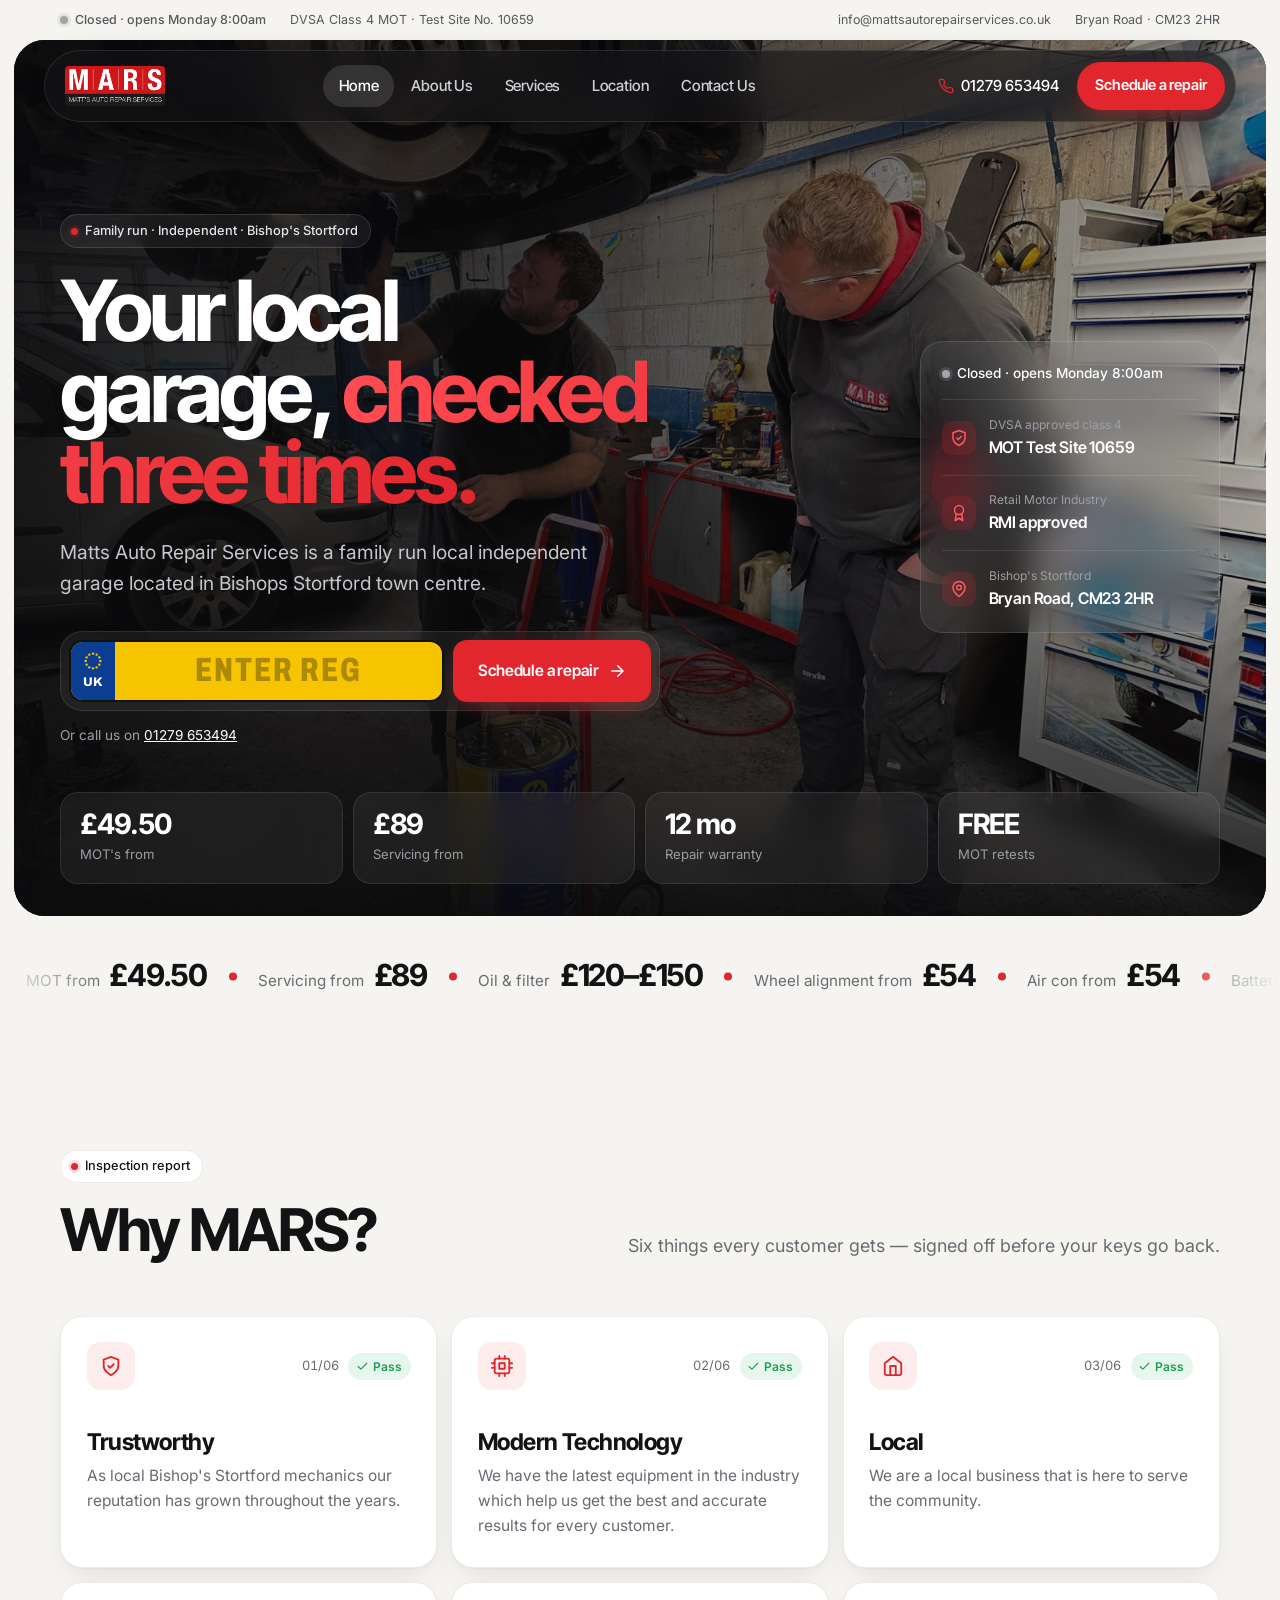
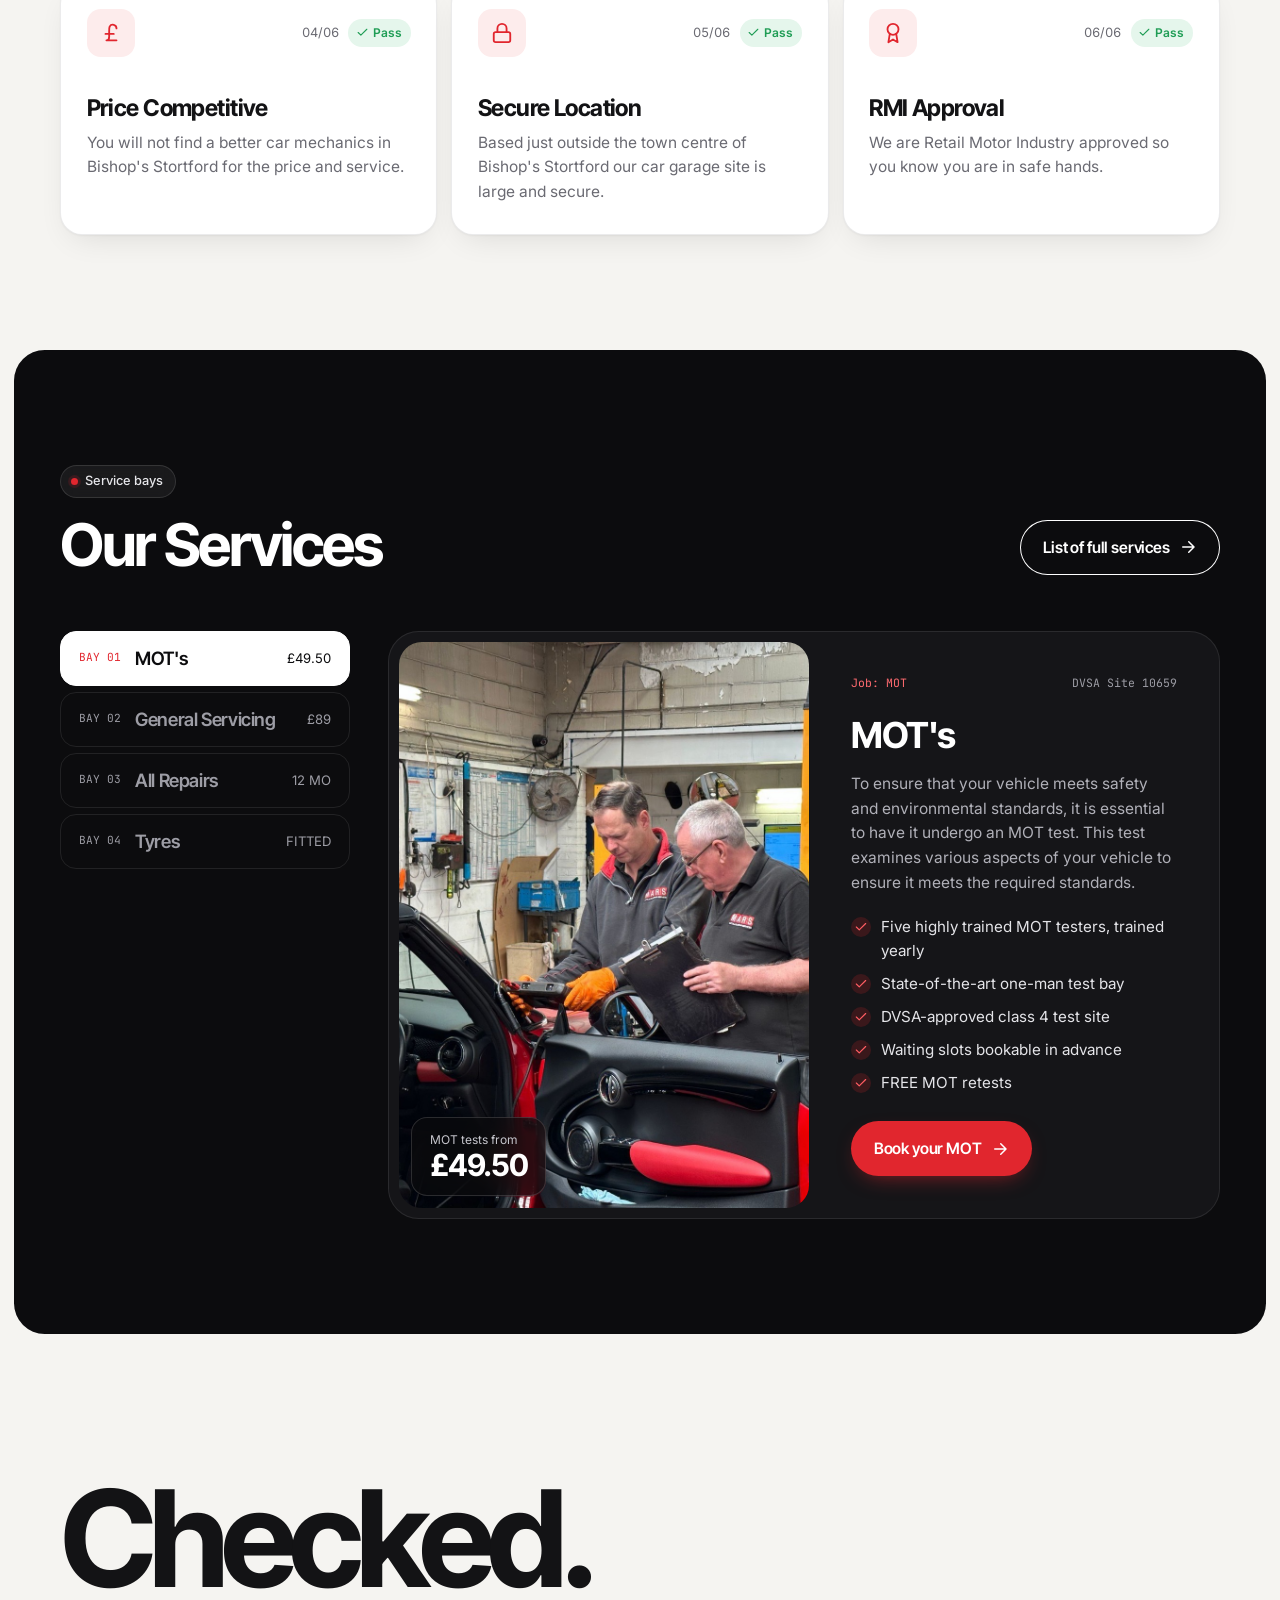
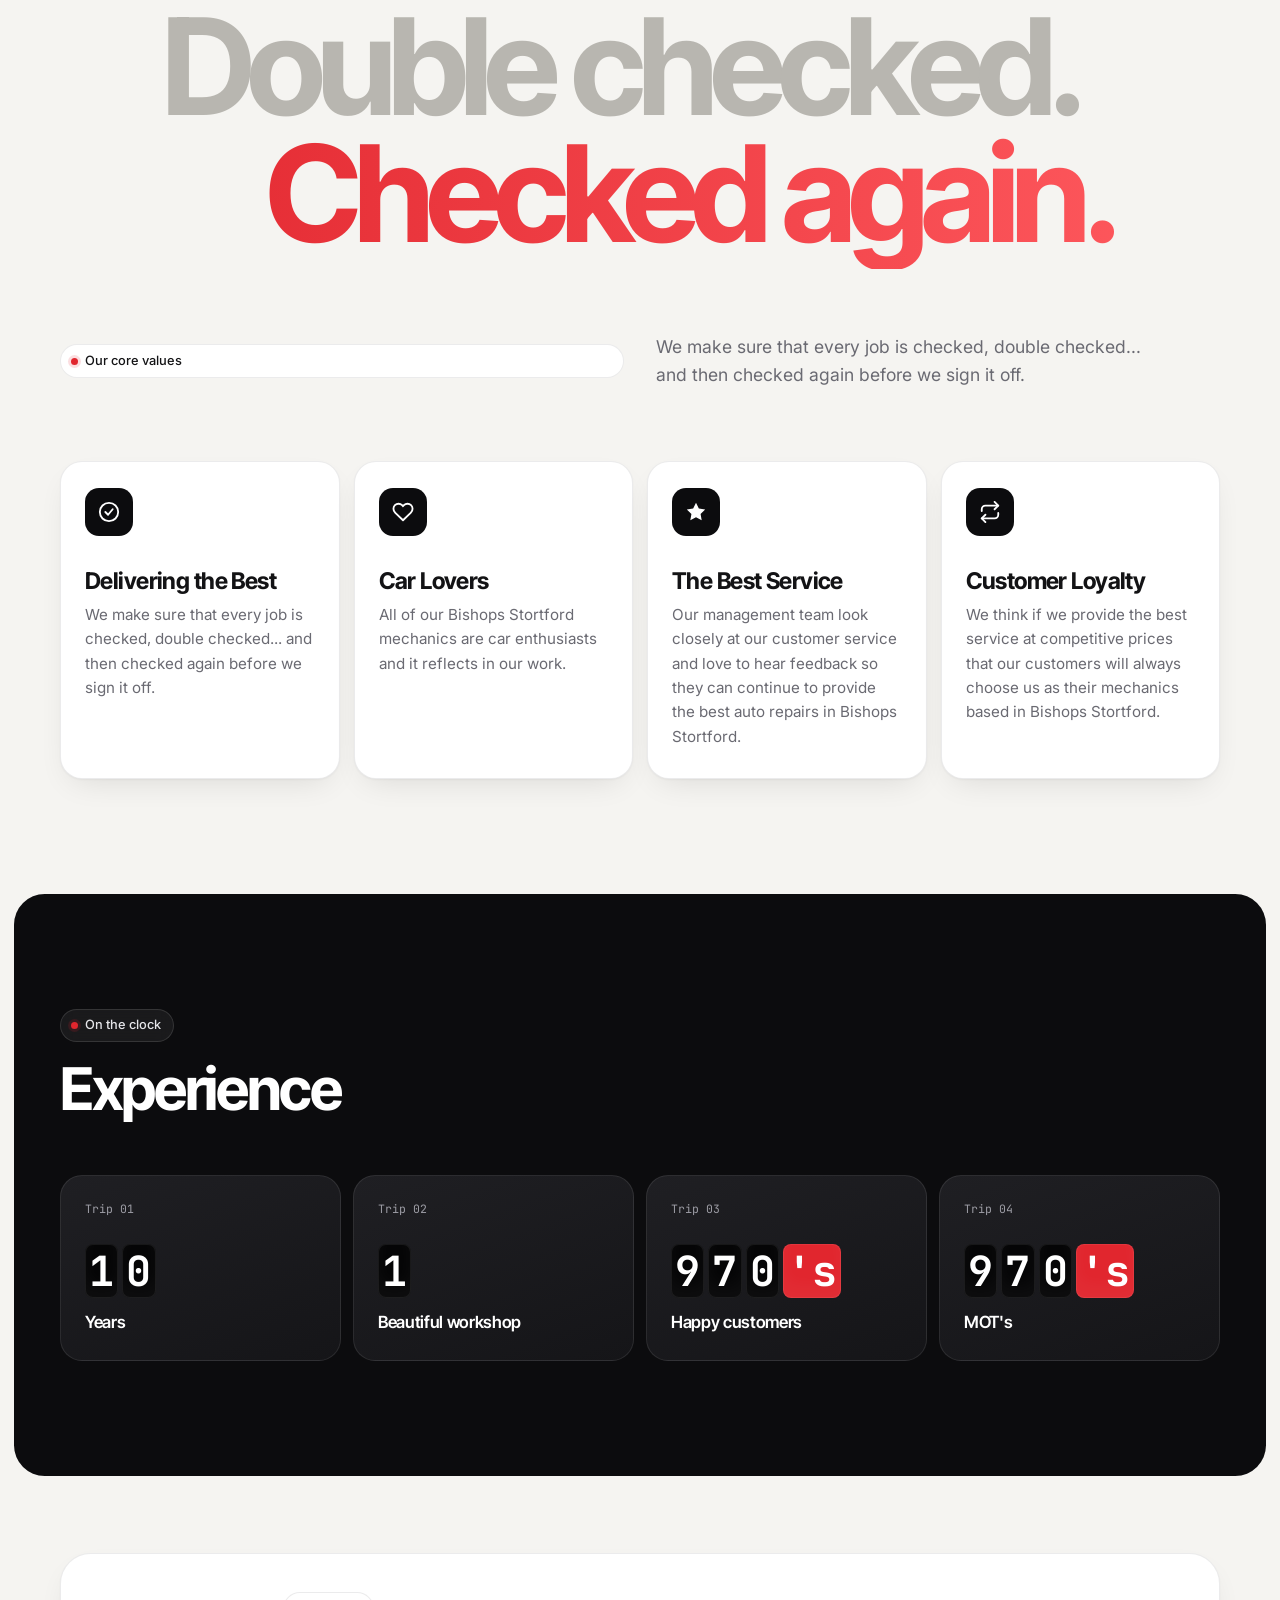
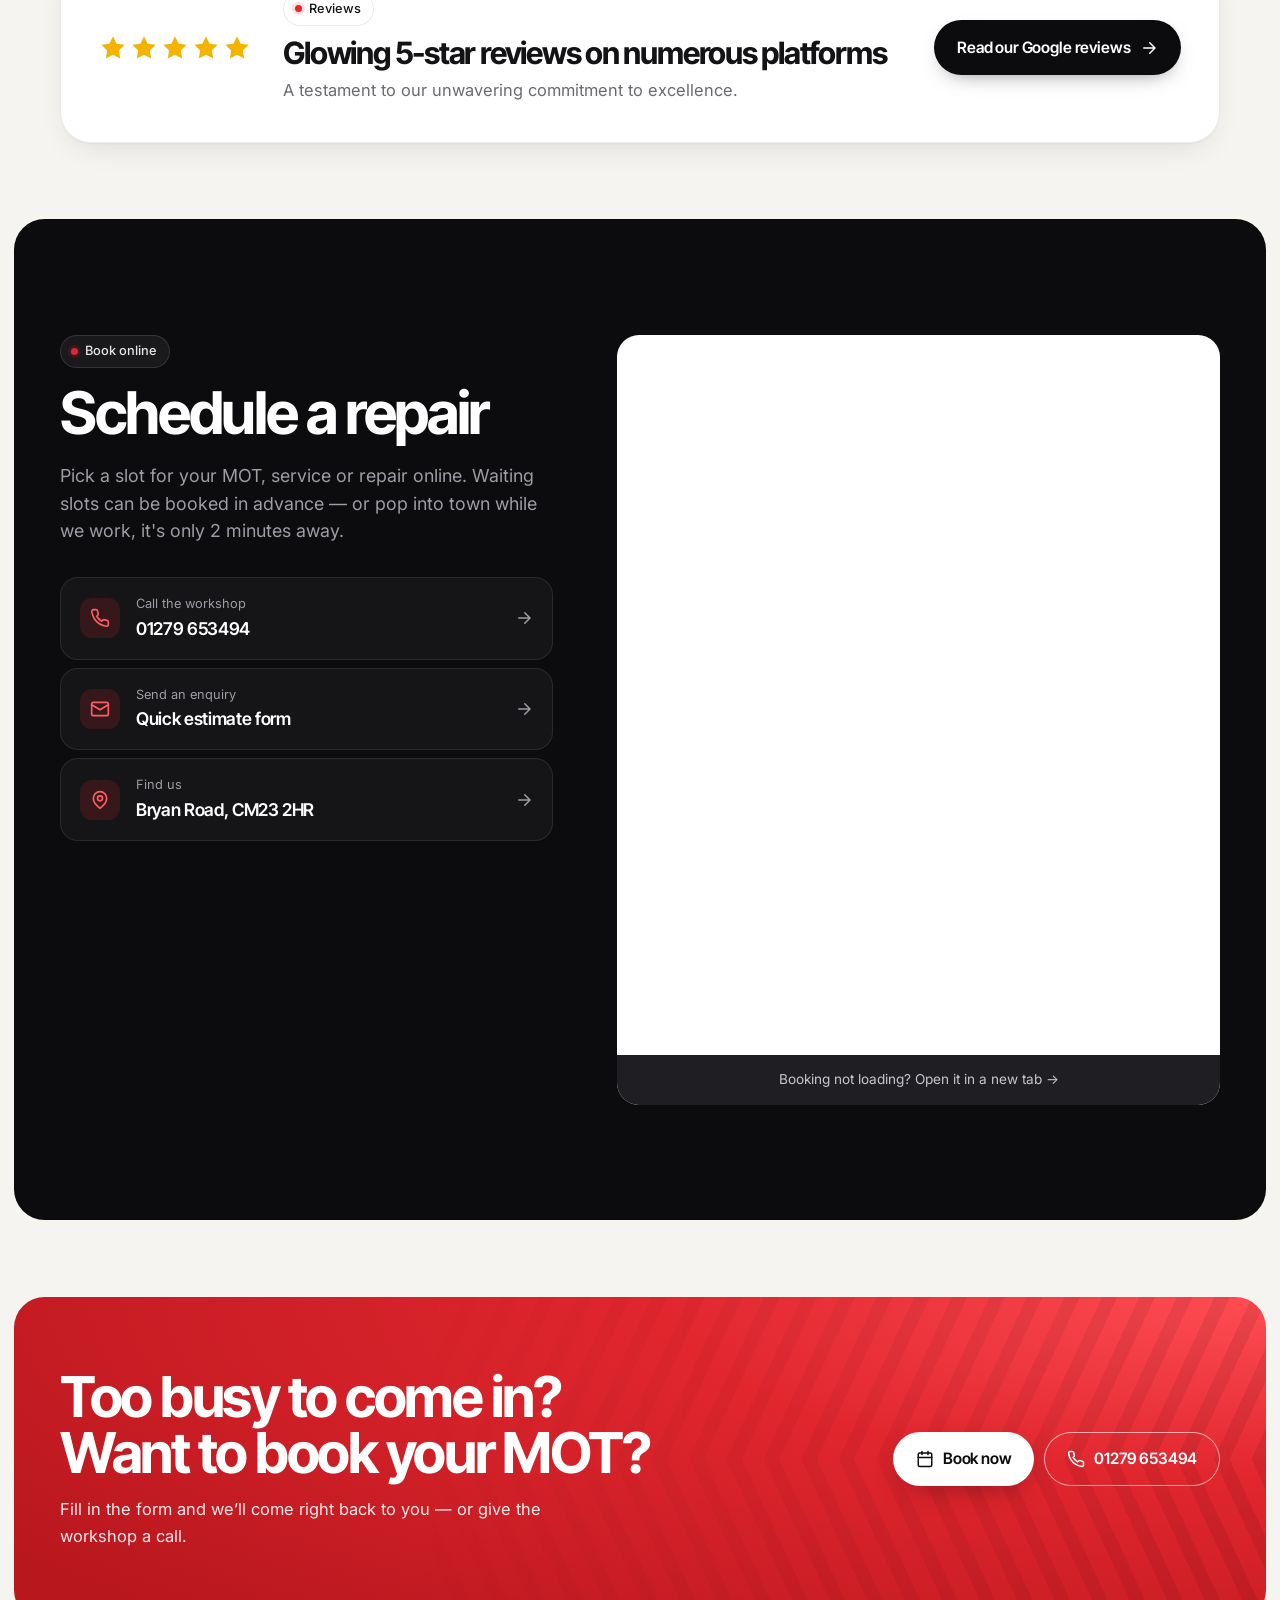
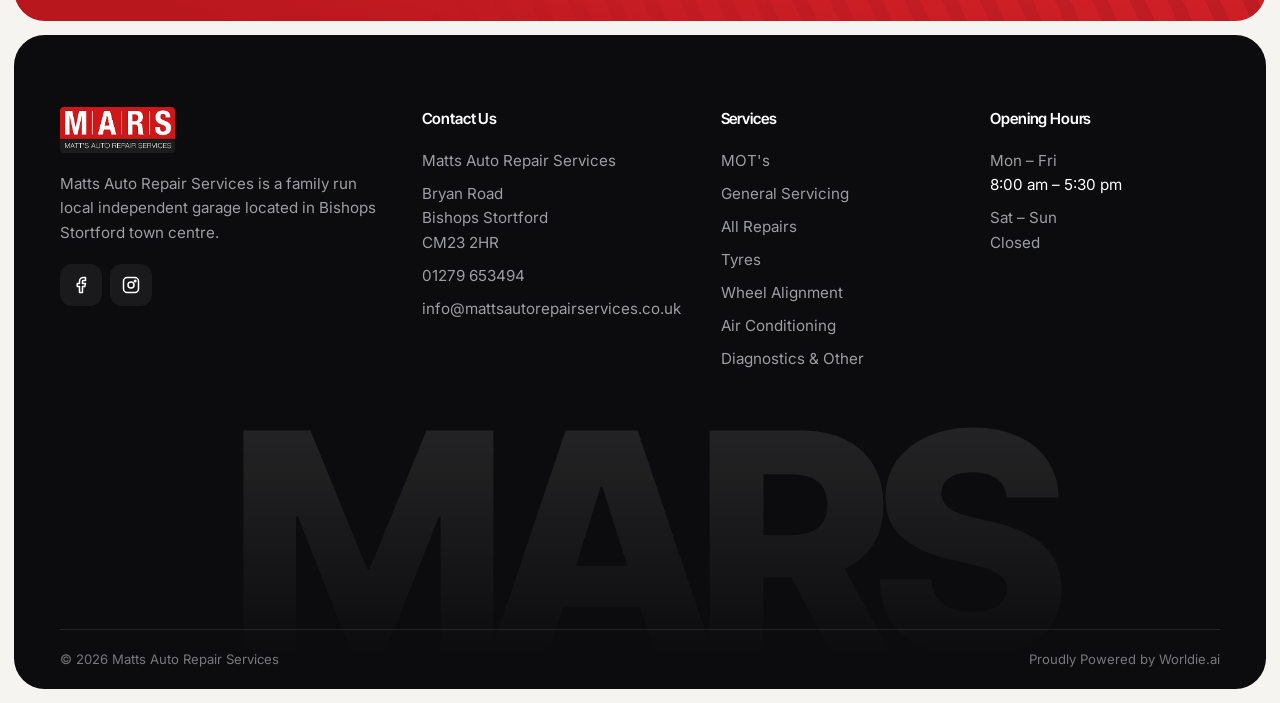
<file: index.html>
<!doctype html>
<html lang="en-GB">
<head>
<meta charset="utf-8">
<meta name="viewport" content="width=device-width, initial-scale=1">
<title>Car Mechanics | MATTS AUTO REPAIR SERVICES | Bishops Stortford</title>
<meta name="description" content="Matts Auto Repair Services (MARS) is a family run local independent garage in Bishops Stortford. MOTs from £49.50, servicing from £89, all repairs, tyres. Call 01279 653494.">
<meta name="theme-color" content="#0f0f10">
<link rel="icon" href="assets/img/logo.png">
<link rel="preconnect" href="https://fonts.googleapis.com">
<link rel="preconnect" href="https://fonts.gstatic.com" crossorigin>
<link href="https://fonts.googleapis.com/css2?family=Inter:wght@400;500;600&family=Inter+Tight:wght@500;600;700;800&family=Archivo:wdth,wght@62..125,800&family=JetBrains+Mono:wght@400;700&display=swap" rel="stylesheet">
<link rel="stylesheet" href="assets/css/style.css">
<script type="application/ld+json">
{"@context":"https://schema.org","@type":"AutoRepair","name":"Matts Auto Repair Services","alternateName":"MARS","telephone":"+441279653494","email":"info@mattsautorepairservices.co.uk","url":"https://www.mattsautorepairservices.co.uk/","image":"assets/img/workshop-team.jpg","address":{"@type":"PostalAddress","streetAddress":"Bryan Road","addressLocality":"Bishop's Stortford","postalCode":"CM23 2HR","addressCountry":"GB"},"openingHoursSpecification":[{"@type":"OpeningHoursSpecification","dayOfWeek":["Monday","Tuesday","Wednesday","Thursday","Friday"],"opens":"08:00","closes":"17:30"}],"sameAs":["https://facebook.com/MattsAutoRepairServices","https://instagram.com/mars_mattsautorepairservices"]}
</script>
</head>
<body>
<div class="statusbar">
  <div class="wrap">
    <div class="statusbar__items">
      <span class="open-pill" data-open-status><i></i><span>Mon – Fri · 8:00am – 5:30pm</span></span>
      <span class="hide-md">DVSA Class 4 MOT · Test Site No. 10659</span>
    </div>
    <div class="statusbar__items">
      <a class="hide-md" href="mailto:info@mattsautorepairservices.co.uk">info@mattsautorepairservices.co.uk</a>
      <span>Bryan Road · CM23 2HR</span>
    </div>
  </div>
</div>
<header class="header">
  <div class="wrap">
  <div class="header__bar">
    <a class="brand" href="index.html" aria-label="MARS — Matt's Auto Repair Services, home"><img src="assets/img/logo.png" alt="MARS — Matt's Auto Repair Services" width="174" height="70"></a>
    <nav class="nav" id="nav" aria-label="Main">
      <a href="index.html" aria-current="page">Home</a>
      <a href="about.html">About Us</a>
      <a href="services.html">Services</a>
      <a href="location.html">Location</a>
      <a href="contact.html">Contact Us</a>
      <a class="btn" href="index.html#book"><svg viewBox="0 0 24 24" fill="none" stroke="currentColor" stroke-width="2" stroke-linecap="round" stroke-linejoin="round" aria-hidden="true"><rect x="3" y="4" width="18" height="18" rx="2"/><path d="M16 2v4M8 2v4M3 10h18"/></svg> Schedule a repair</a>
    </nav>
    <div class="header__cta">
      <a class="header__phone" href="tel:01279653494"><svg viewBox="0 0 24 24" fill="none" stroke="currentColor" stroke-width="2" stroke-linecap="round" stroke-linejoin="round" aria-hidden="true"><path d="M22 16.92v3a2 2 0 0 1-2.18 2 19.8 19.8 0 0 1-8.63-3.07 19.5 19.5 0 0 1-6-6A19.8 19.8 0 0 1 2.1 4.18 2 2 0 0 1 4.1 2h3a2 2 0 0 1 2 1.72c.13.96.36 1.9.7 2.81a2 2 0 0 1-.45 2.11L8.1 9.9a16 16 0 0 0 6 6l1.27-1.27a2 2 0 0 1 2.11-.45c.9.34 1.85.57 2.81.7A2 2 0 0 1 22 16.92z"/></svg> 01279 653494</a>
      <a class="btn" href="index.html#book">Schedule a repair</a>
      <button class="burger" aria-label="Menu" aria-expanded="false" aria-controls="nav"><span></span><span></span><span></span></button>
    </div>
  </div>
  </div>
</header>

<main>
<section class="hero">
  <div class="hero__bg" style="background-image:url('assets/img/workshop-team.jpg')"></div>
  <div class="wrap">
    <div class="hero__content">
    <span class="tag">Family run · Independent · Bishop's Stortford</span>
    <h1>Your local garage, <span class="red">checked three times.</span></h1>
    <p class="hero__lede">Matts Auto Repair Services is a family run local independent garage located in Bishops Stortford town centre.</p>

    <form class="plate-form" data-plate-form>
      <label class="plate">
        <span class="plate__band"><svg viewBox="0 0 24 24" aria-hidden="true"><circle cx="20.00" cy="12.00" r="1.3" fill="#f6c400"/><circle cx="18.93" cy="16.00" r="1.3" fill="#f6c400"/><circle cx="16.00" cy="18.93" r="1.3" fill="#f6c400"/><circle cx="12.00" cy="20.00" r="1.3" fill="#f6c400"/><circle cx="8.00" cy="18.93" r="1.3" fill="#f6c400"/><circle cx="5.07" cy="16.00" r="1.3" fill="#f6c400"/><circle cx="4.00" cy="12.00" r="1.3" fill="#f6c400"/><circle cx="5.07" cy="8.00" r="1.3" fill="#f6c400"/><circle cx="8.00" cy="5.07" r="1.3" fill="#f6c400"/><circle cx="12.00" cy="4.00" r="1.3" fill="#f6c400"/><circle cx="16.00" cy="5.07" r="1.3" fill="#f6c400"/><circle cx="18.93" cy="8.00" r="1.3" fill="#f6c400"/></svg>UK</span>
        <span class="sr-only">Your vehicle registration</span>
        <input type="text" name="reg" placeholder="ENTER REG" autocomplete="off" spellcheck="false" maxlength="8">
      </label>
      <button class="btn" type="submit">Schedule a repair <svg viewBox="0 0 24 24" fill="none" stroke="currentColor" stroke-width="2" stroke-linecap="round" stroke-linejoin="round" aria-hidden="true"><path d="M5 12h14M13 5l7 7-7 7"/></svg></button>
    </form>
    <p class="plate-note">Or call us on <a href="tel:01279653494">01279 653494</a></p>
    </div>

    <aside class="hero__card" aria-label="Workshop status">
      <span class="open-pill" data-open-status><i></i><span>Mon – Fri · 8:00am – 5:30pm</span></span>
      <div class="hero__card-row"><svg viewBox="0 0 24 24" fill="none" stroke="currentColor" stroke-width="2" stroke-linecap="round" stroke-linejoin="round" aria-hidden="true"><path d="M12 22s8-4 8-10V5l-8-3-8 3v7c0 6 8 10 8 10z"/><path d="m9 12 2 2 4-4"/></svg><div><small>DVSA approved class 4</small><strong>MOT Test Site 10659</strong></div></div>
      <div class="hero__card-row"><svg viewBox="0 0 24 24" fill="none" stroke="currentColor" stroke-width="2" stroke-linecap="round" stroke-linejoin="round" aria-hidden="true"><circle cx="12" cy="8" r="6"/><path d="M15.5 13 17 22l-5-3-5 3 1.5-9"/></svg><div><small>Retail Motor Industry</small><strong>RMI approved</strong></div></div>
      <div class="hero__card-row"><svg viewBox="0 0 24 24" fill="none" stroke="currentColor" stroke-width="2" stroke-linecap="round" stroke-linejoin="round" aria-hidden="true"><path d="M20 10c0 6-8 12-8 12s-8-6-8-12a8 8 0 0 1 16 0Z"/><circle cx="12" cy="10" r="3"/></svg><div><small>Bishop's Stortford</small><strong>Bryan Road, CM23 2HR</strong></div></div>
    </aside>

    <div class="hero__meta">
      <div><b>£49.50</b><span>MOT's from</span></div>
      <div><b>£89</b><span>Servicing from</span></div>
      <div><b>12 mo</b><span>Repair warranty</span></div>
      <div><b>FREE</b><span>MOT retests</span></div>
    </div>
  </div>
</section>

<div class="tariff" aria-label="Prices">
  <div class="tariff__track">
    <div class="tariff__item"><span>MOT from</span><b>£49.50</b></div>
    <div class="tariff__item"><span>Servicing from</span><b>£89</b></div>
    <div class="tariff__item"><span>Oil &amp; filter</span><b>£120–£150</b></div>
    <div class="tariff__item"><span>Wheel alignment from</span><b>£54</b></div>
    <div class="tariff__item"><span>Air con from</span><b>£54</b></div>
    <div class="tariff__item"><span>Batteries</span><b>3-yr warranty</b></div>
    <div class="tariff__item"><span>All repairs</span><b>12-mo warranty</b></div>
    <div class="tariff__item"><span>MOT retests</span><b>FREE</b></div>
    <div class="tariff__item" aria-hidden="true"><span>MOT from</span><b>£49.50</b></div>
    <div class="tariff__item" aria-hidden="true"><span>Servicing from</span><b>£89</b></div>
    <div class="tariff__item" aria-hidden="true"><span>Oil &amp; filter</span><b>£120–£150</b></div>
    <div class="tariff__item" aria-hidden="true"><span>Wheel alignment from</span><b>£54</b></div>
    <div class="tariff__item" aria-hidden="true"><span>Air con from</span><b>£54</b></div>
    <div class="tariff__item" aria-hidden="true"><span>Batteries</span><b>3-yr warranty</b></div>
    <div class="tariff__item" aria-hidden="true"><span>All repairs</span><b>12-mo warranty</b></div>
    <div class="tariff__item" aria-hidden="true"><span>MOT retests</span><b>FREE</b></div>
  </div>
</div>

<!-- WHY MARS — inspection sheet -->
<section class="section" id="why">
  <div class="wrap">
    <div class="section__head reveal">
      <div>
        <span class="tag">Inspection report</span>
        <h2>Why MARS?</h2>
      </div>
      <p class="lede" style="margin:0">Six things every customer gets — signed off before your keys go back.</p>
    </div>
    <div class="checklist">
      <article class="check reveal">
        <div class="check__top"><span class="check__icon"><svg viewBox="0 0 24 24" fill="none" stroke="currentColor" stroke-width="2" stroke-linecap="round" stroke-linejoin="round" aria-hidden="true"><path d="M12 22s8-4 8-10V5l-8-3-8 3v7c0 6 8 10 8 10z"/><path d="m9 12 2 2 4-4"/></svg></span><span class="check__meta"><span class="check__no">01/06</span><span class="stamp"><svg viewBox="0 0 24 24" fill="none" stroke="currentColor" stroke-width="2" stroke-linecap="round" stroke-linejoin="round" aria-hidden="true"><path d="M20 6 9 17l-5-5"/></svg> Pass</span></span></div>
        <h3>Trustworthy</h3>
        <p>As local Bishop's Stortford mechanics our reputation has grown throughout the years.</p>
      </article>
      <article class="check reveal">
        <div class="check__top"><span class="check__icon"><svg viewBox="0 0 24 24" fill="none" stroke="currentColor" stroke-width="2" stroke-linecap="round" stroke-linejoin="round" aria-hidden="true"><rect x="4" y="4" width="16" height="16" rx="2"/><rect x="9" y="9" width="6" height="6"/><path d="M9 1v3M15 1v3M9 20v3M15 20v3M20 9h3M20 14h3M1 9h3M1 14h3"/></svg></span><span class="check__meta"><span class="check__no">02/06</span><span class="stamp"><svg viewBox="0 0 24 24" fill="none" stroke="currentColor" stroke-width="2" stroke-linecap="round" stroke-linejoin="round" aria-hidden="true"><path d="M20 6 9 17l-5-5"/></svg> Pass</span></span></div>
        <h3>Modern Technology</h3>
        <p>We have the latest equipment in the industry which help us get the best and accurate results for every customer.</p>
      </article>
      <article class="check reveal">
        <div class="check__top"><span class="check__icon"><svg viewBox="0 0 24 24" fill="none" stroke="currentColor" stroke-width="2" stroke-linecap="round" stroke-linejoin="round" aria-hidden="true"><path d="m3 9 9-7 9 7v11a2 2 0 0 1-2 2H5a2 2 0 0 1-2-2z"/><path d="M9 22V12h6v10"/></svg></span><span class="check__meta"><span class="check__no">03/06</span><span class="stamp"><svg viewBox="0 0 24 24" fill="none" stroke="currentColor" stroke-width="2" stroke-linecap="round" stroke-linejoin="round" aria-hidden="true"><path d="M20 6 9 17l-5-5"/></svg> Pass</span></span></div>
        <h3>Local</h3>
        <p>We are a local business that is here to serve the community.</p>
      </article>
      <article class="check reveal">
        <div class="check__top"><span class="check__icon"><svg viewBox="0 0 24 24" fill="none" stroke="currentColor" stroke-width="2" stroke-linecap="round" stroke-linejoin="round" aria-hidden="true"><path d="M18 7a4 4 0 0 0-7.5-2C10 6 10 8 10 10v6c0 2-1 4-3 4h11"/><path d="M6 13h9"/></svg></span><span class="check__meta"><span class="check__no">04/06</span><span class="stamp"><svg viewBox="0 0 24 24" fill="none" stroke="currentColor" stroke-width="2" stroke-linecap="round" stroke-linejoin="round" aria-hidden="true"><path d="M20 6 9 17l-5-5"/></svg> Pass</span></span></div>
        <h3>Price Competitive</h3>
        <p>You will not find a better car mechanics in Bishop's Stortford for the price and service.</p>
      </article>
      <article class="check reveal">
        <div class="check__top"><span class="check__icon"><svg viewBox="0 0 24 24" fill="none" stroke="currentColor" stroke-width="2" stroke-linecap="round" stroke-linejoin="round" aria-hidden="true"><rect x="3" y="11" width="18" height="11" rx="2"/><path d="M7 11V7a5 5 0 0 1 10 0v4"/></svg></span><span class="check__meta"><span class="check__no">05/06</span><span class="stamp"><svg viewBox="0 0 24 24" fill="none" stroke="currentColor" stroke-width="2" stroke-linecap="round" stroke-linejoin="round" aria-hidden="true"><path d="M20 6 9 17l-5-5"/></svg> Pass</span></span></div>
        <h3>Secure Location</h3>
        <p>Based just outside the town centre of Bishop's Stortford our car garage site is large and secure.</p>
      </article>
      <article class="check reveal">
        <div class="check__top"><span class="check__icon"><svg viewBox="0 0 24 24" fill="none" stroke="currentColor" stroke-width="2" stroke-linecap="round" stroke-linejoin="round" aria-hidden="true"><circle cx="12" cy="8" r="6"/><path d="M15.5 13 17 22l-5-3-5 3 1.5-9"/></svg></span><span class="check__meta"><span class="check__no">06/06</span><span class="stamp"><svg viewBox="0 0 24 24" fill="none" stroke="currentColor" stroke-width="2" stroke-linecap="round" stroke-linejoin="round" aria-hidden="true"><path d="M20 6 9 17l-5-5"/></svg> Pass</span></span></div>
        <h3>RMI Approval</h3>
        <p>We are Retail Motor Industry approved so you know you are in safe hands.</p>
      </article>
    </div>
  </div>
</section>

<!-- SERVICES — job cards -->
<section class="section section--ink" id="services">
  <div class="wrap">
    <div class="section__head reveal">
      <div>
        <span class="tag">Service bays</span>
        <h2>Our Services</h2>
      </div>
      <a class="btn btn--ghost" href="services.html">List of full services <svg viewBox="0 0 24 24" fill="none" stroke="currentColor" stroke-width="2" stroke-linecap="round" stroke-linejoin="round" aria-hidden="true"><path d="M5 12h14M13 5l7 7-7 7"/></svg></a>
    </div>

    <div class="bays">
      <div class="bay-tabs" role="tablist" aria-label="Services">
        <button class="bay-tab" role="tab" id="t-mot" aria-controls="p-mot" aria-selected="true"><small>BAY 01</small><strong>MOT's</strong><em>£49.50</em></button>
        <button class="bay-tab" role="tab" id="t-svc" aria-controls="p-svc" aria-selected="false" tabindex="-1"><small>BAY 02</small><strong>General Servicing</strong><em>£89</em></button>
        <button class="bay-tab" role="tab" id="t-rep" aria-controls="p-rep" aria-selected="false" tabindex="-1"><small>BAY 03</small><strong>All Repairs</strong><em>12 MO</em></button>
        <button class="bay-tab" role="tab" id="t-tyre" aria-controls="p-tyre" aria-selected="false" tabindex="-1"><small>BAY 04</small><strong>Tyres</strong><em>FITTED</em></button>
      </div>

      <div>
        <article class="jobcard" role="tabpanel" id="p-mot" aria-labelledby="t-mot">
          <div class="jobcard__img">
            <img src="assets/img/mot-check.jpg" alt="MARS technicians carrying out an MOT inspection on a red Mini" loading="lazy">
            <div class="jobcard__price"><span>MOT tests from</span><b>£49.50</b></div>
          </div>
          <div class="jobcard__body">
            <div class="jobcard__meta"><span>Job: MOT</span><span>DVSA Site 10659</span></div>
            <h3>MOT's</h3>
            <p>To ensure that your vehicle meets safety and environmental standards, it is essential to have it undergo an MOT test. This test examines various aspects of your vehicle to ensure it meets the required standards.</p>
            <ul class="jobcard__ticks">
              <li><svg viewBox="0 0 24 24" fill="none" stroke="currentColor" stroke-width="2" stroke-linecap="round" stroke-linejoin="round" aria-hidden="true"><path d="M20 6 9 17l-5-5"/></svg> Five highly trained MOT testers, trained yearly</li>
              <li><svg viewBox="0 0 24 24" fill="none" stroke="currentColor" stroke-width="2" stroke-linecap="round" stroke-linejoin="round" aria-hidden="true"><path d="M20 6 9 17l-5-5"/></svg> State-of-the-art one-man test bay</li>
              <li><svg viewBox="0 0 24 24" fill="none" stroke="currentColor" stroke-width="2" stroke-linecap="round" stroke-linejoin="round" aria-hidden="true"><path d="M20 6 9 17l-5-5"/></svg> DVSA-approved class 4 test site</li>
              <li><svg viewBox="0 0 24 24" fill="none" stroke="currentColor" stroke-width="2" stroke-linecap="round" stroke-linejoin="round" aria-hidden="true"><path d="M20 6 9 17l-5-5"/></svg> Waiting slots bookable in advance</li>
              <li><svg viewBox="0 0 24 24" fill="none" stroke="currentColor" stroke-width="2" stroke-linecap="round" stroke-linejoin="round" aria-hidden="true"><path d="M20 6 9 17l-5-5"/></svg> FREE MOT retests</li>
            </ul>
            <a class="btn" href="#book">Book your MOT <svg viewBox="0 0 24 24" fill="none" stroke="currentColor" stroke-width="2" stroke-linecap="round" stroke-linejoin="round" aria-hidden="true"><path d="M5 12h14M13 5l7 7-7 7"/></svg></a>
          </div>
        </article>

        <article class="jobcard" role="tabpanel" id="p-svc" aria-labelledby="t-svc" hidden>
          <div class="jobcard__img">
            <img src="assets/img/engine-bay.jpg" alt="MARS technician servicing a car engine" loading="lazy">
            <div class="jobcard__price"><span>Servicing from</span><b>£89</b></div>
          </div>
          <div class="jobcard__body">
            <div class="jobcard__meta"><span>Job: Service</span><span>All makes &amp; models</span></div>
            <p class="jobcard__intro">Keep that car healthy!</p>
            <h3>General Servicing</h3>
            <p>At M.A.R.S., we pride ourselves on being able to service all makes and models of vehicles. Additionally, we offer servicing options that cater to a variety of needs and budgets, starting from just £89. For an oil and filter change is now between £120–£150.</p>
            <p>If your vehicle is still under manufacturer warranty, you can rest assured that we use only genuine parts to ensure your warranty remains valid. To keep your car performing at its best, we recommend servicing it annually, regardless of whether it has reached its mileage limit or not.</p>
            <a class="btn" href="#book">Get a quote <svg viewBox="0 0 24 24" fill="none" stroke="currentColor" stroke-width="2" stroke-linecap="round" stroke-linejoin="round" aria-hidden="true"><path d="M5 12h14M13 5l7 7-7 7"/></svg></a>
          </div>
        </article>

        <article class="jobcard" role="tabpanel" id="p-rep" aria-labelledby="t-rep" hidden>
          <div class="jobcard__img">
            <img src="assets/img/engine-rebuild.jpg" alt="Engine stripped down for repair in the MARS workshop" loading="lazy">
            <div class="jobcard__price"><span>All repairs</span><b>12-month warranty</b></div>
          </div>
          <div class="jobcard__body">
            <div class="jobcard__meta"><span>Job: Repair</span><span>We do it all</span></div>
            <p class="jobcard__intro">We do it all!</p>
            <h3>All Repairs</h3>
            <p>At our garage, we offer a comprehensive range of repair services to keep your vehicle in top shape — exhaust repairs, suspension and steering work, alternator replacements, cooling system repairs, and cambelt and clutch replacements.</p>
            <ul class="jobcard__ticks">
              <li><svg viewBox="0 0 24 24" fill="none" stroke="currentColor" stroke-width="2" stroke-linecap="round" stroke-linejoin="round" aria-hidden="true"><path d="M20 6 9 17l-5-5"/></svg> Battery replacements with a 3-year warranty</li>
              <li><svg viewBox="0 0 24 24" fill="none" stroke="currentColor" stroke-width="2" stroke-linecap="round" stroke-linejoin="round" aria-hidden="true"><path d="M20 6 9 17l-5-5"/></svg> Air conditioning repairs — all technicians qualified to handle the gas</li>
              <li><svg viewBox="0 0 24 24" fill="none" stroke="currentColor" stroke-width="2" stroke-linecap="round" stroke-linejoin="round" aria-hidden="true"><path d="M20 6 9 17l-5-5"/></svg> Brakes, electrical issues &amp; starter motors</li>
              <li><svg viewBox="0 0 24 24" fill="none" stroke="currentColor" stroke-width="2" stroke-linecap="round" stroke-linejoin="round" aria-hidden="true"><path d="M20 6 9 17l-5-5"/></svg> Non-start, recovery services and breakdowns</li>
            </ul>
            <a class="btn" href="#book">Schedule a repair <svg viewBox="0 0 24 24" fill="none" stroke="currentColor" stroke-width="2" stroke-linecap="round" stroke-linejoin="round" aria-hidden="true"><path d="M5 12h14M13 5l7 7-7 7"/></svg></a>
          </div>
        </article>

        <article class="jobcard" role="tabpanel" id="p-tyre" aria-labelledby="t-tyre" hidden>
          <div class="jobcard__img">
            <img src="assets/img/tyres.jpg" alt="Racks of new tyres in stock at MARS" loading="lazy">
            <div class="jobcard__price"><span>Fitted while</span><b>you wait</b></div>
          </div>
          <div class="jobcard__body">
            <div class="jobcard__meta"><span>Job: Tyres</span><span>blackcircles.com fitter</span></div>
            <p class="jobcard__intro">Keep good contact with the road!</p>
            <h3>Tyres</h3>
            <p>The contact between your car and the road is vital to ensure your safety, and the tyres are the key components that make this possible. We offer a wide range of tyres in various sizes, types, and brands to suit your budget and preferences — from budget to premium.</p>
            <p>We stock and receive deliveries of tyres throughout the day. As a proud fitter for blackcircles.com, you can order and pay for your tyres online and have them fitted by us at your convenience.</p>
            <a class="btn" href="#book">Book tyre fitting <svg viewBox="0 0 24 24" fill="none" stroke="currentColor" stroke-width="2" stroke-linecap="round" stroke-linejoin="round" aria-hidden="true"><path d="M5 12h14M13 5l7 7-7 7"/></svg></a>
          </div>
        </article>
      </div>
    </div>
  </div>
</section>

<!-- STATEMENT -->
<section class="statement">
  <div class="wrap">
    <div class="statement__line reveal">Checked.</div>
    <div class="statement__line reveal">Double checked.</div>
    <div class="statement__line reveal">Checked again.</div>
    <div class="statement__foot">
      <span class="tag">Our core values</span>
      <p class="reveal">We make sure that every job is checked, double checked... and then checked again before we sign it off.</p>
    </div>
  </div>
</section>

<!-- CORE VALUES -->
<section class="section" style="padding-top:0">
  <div class="wrap">
    <div class="values">
      <article class="value reveal">
        <div class="value__icon"><svg viewBox="0 0 24 24" fill="none" stroke="currentColor" stroke-width="2" stroke-linecap="round" stroke-linejoin="round" aria-hidden="true"><circle cx="12" cy="12" r="10"/><path d="m8 12 3 3 5-6"/></svg></div>
        <h3>Delivering the Best</h3>
        <p>We make sure that every job is checked, double checked... and then checked again before we sign it off.</p>
      </article>
      <article class="value reveal">
        <div class="value__icon"><svg viewBox="0 0 24 24" fill="none" stroke="currentColor" stroke-width="2" stroke-linecap="round" stroke-linejoin="round" aria-hidden="true"><path d="M20.8 4.6a5.5 5.5 0 0 0-7.8 0L12 5.7l-1-1.1a5.5 5.5 0 0 0-7.8 7.8l1 1.1L12 21l7.8-7.5 1-1.1a5.5 5.5 0 0 0 0-7.8z"/></svg></div>
        <h3>Car Lovers</h3>
        <p>All of our Bishops Stortford mechanics are car enthusiasts and it reflects in our work.</p>
      </article>
      <article class="value reveal">
        <div class="value__icon"><svg viewBox="0 0 24 24" fill="currentColor" aria-hidden="true"><path d="m12 2 3.1 6.3 6.9 1-5 4.9 1.2 6.8L12 17.8 5.8 21l1.2-6.8-5-4.9 6.9-1z"/></svg></div>
        <h3>The Best Service</h3>
        <p>Our management team look closely at our customer service and love to hear feedback so they can continue to provide the best auto repairs in Bishops Stortford.</p>
      </article>
      <article class="value reveal">
        <div class="value__icon"><svg viewBox="0 0 24 24" fill="none" stroke="currentColor" stroke-width="2" stroke-linecap="round" stroke-linejoin="round" aria-hidden="true"><path d="m17 1 4 4-4 4"/><path d="M3 11V9a4 4 0 0 1 4-4h14"/><path d="m7 23-4-4 4-4"/><path d="M21 13v2a4 4 0 0 1-4 4H3"/></svg></div>
        <h3>Customer Loyalty</h3>
        <p>We think if we provide the best service at competitive prices that our customers will always choose us as their mechanics based in Bishops Stortford.</p>
      </article>
    </div>
  </div>
</section>

<!-- EXPERIENCE — odometers -->
<section class="section section--ink">
  <div class="wrap">
    <div class="section__head reveal">
      <div>
        <span class="tag">On the clock</span>
        <h2>Experience</h2>
      </div>
    </div>
    <div class="odo-grid">
      <div class="odo reveal"><div class="odo__label">Trip 01</div><div class="odo__digits" data-odo="10" data-pad="2"></div><div class="odo__unit">Years</div></div>
      <div class="odo reveal"><div class="odo__label">Trip 02</div><div class="odo__digits" data-odo="1"></div><div class="odo__unit">Beautiful workshop</div></div>
      <div class="odo reveal"><div class="odo__label">Trip 03</div><div class="odo__digits" data-odo="1000" data-suffix="'s"></div><div class="odo__unit">Happy customers</div></div>
      <div class="odo reveal"><div class="odo__label">Trip 04</div><div class="odo__digits" data-odo="1000" data-suffix="'s"></div><div class="odo__unit">MOT's</div></div>
    </div>
  </div>
</section>

<!-- REVIEWS -->
<section class="section" style="padding-block:clamp(3rem,6vw,5rem)">
  <div class="wrap">
    <div class="reviews-cta reveal">
      <div class="stars" aria-label="5 stars"><svg viewBox="0 0 24 24" fill="currentColor" aria-hidden="true"><path d="m12 2 3.1 6.3 6.9 1-5 4.9 1.2 6.8L12 17.8 5.8 21l1.2-6.8-5-4.9 6.9-1z"/></svg><svg viewBox="0 0 24 24" fill="currentColor" aria-hidden="true"><path d="m12 2 3.1 6.3 6.9 1-5 4.9 1.2 6.8L12 17.8 5.8 21l1.2-6.8-5-4.9 6.9-1z"/></svg><svg viewBox="0 0 24 24" fill="currentColor" aria-hidden="true"><path d="m12 2 3.1 6.3 6.9 1-5 4.9 1.2 6.8L12 17.8 5.8 21l1.2-6.8-5-4.9 6.9-1z"/></svg><svg viewBox="0 0 24 24" fill="currentColor" aria-hidden="true"><path d="m12 2 3.1 6.3 6.9 1-5 4.9 1.2 6.8L12 17.8 5.8 21l1.2-6.8-5-4.9 6.9-1z"/></svg><svg viewBox="0 0 24 24" fill="currentColor" aria-hidden="true"><path d="m12 2 3.1 6.3 6.9 1-5 4.9 1.2 6.8L12 17.8 5.8 21l1.2-6.8-5-4.9 6.9-1z"/></svg></div>
      <div>
        <span class="tag">Reviews</span>
        <h3 style="margin-top:.6rem">Glowing 5-star reviews on numerous platforms</h3>
        <p>A testament to our unwavering commitment to excellence.</p>
      </div>
      <a class="btn btn--ink" href="https://www.google.com/search?q=Matts+Auto+Repair+Services+Bishops+Stortford+reviews" target="_blank" rel="noopener">Read our Google reviews <svg viewBox="0 0 24 24" fill="none" stroke="currentColor" stroke-width="2" stroke-linecap="round" stroke-linejoin="round" aria-hidden="true"><path d="M5 12h14M13 5l7 7-7 7"/></svg></a>
    </div>
  </div>
</section>

<!-- BOOKING -->
<section class="section section--ink" id="book">
  <div class="wrap booking">
    <div class="reveal">
      <span class="tag">Book online</span>
      <h2 style="margin-top:1rem">Schedule a repair</h2>
      <p class="lede" style="margin-top:1.2rem">Pick a slot for your MOT, service or repair online. Waiting slots can be booked in advance — or pop into town while we work, it's only 2 minutes away.</p>
      <div class="booking__alt">
        <a href="tel:01279653494"><svg viewBox="0 0 24 24" fill="none" stroke="currentColor" stroke-width="2" stroke-linecap="round" stroke-linejoin="round" aria-hidden="true"><path d="M22 16.92v3a2 2 0 0 1-2.18 2 19.8 19.8 0 0 1-8.63-3.07 19.5 19.5 0 0 1-6-6A19.8 19.8 0 0 1 2.1 4.18 2 2 0 0 1 4.1 2h3a2 2 0 0 1 2 1.72c.13.96.36 1.9.7 2.81a2 2 0 0 1-.45 2.11L8.1 9.9a16 16 0 0 0 6 6l1.27-1.27a2 2 0 0 1 2.11-.45c.9.34 1.85.57 2.81.7A2 2 0 0 1 22 16.92z"/></svg><span><small>Call the workshop</small><strong>01279 653494</strong></span><svg viewBox="0 0 24 24" fill="none" stroke="currentColor" stroke-width="2" stroke-linecap="round" stroke-linejoin="round" aria-hidden="true"><path d="M5 12h14M13 5l7 7-7 7"/></svg></a>
        <a href="contact.html#enquiry"><svg viewBox="0 0 24 24" fill="none" stroke="currentColor" stroke-width="2" stroke-linecap="round" stroke-linejoin="round" aria-hidden="true"><rect x="2" y="4" width="20" height="16" rx="2"/><path d="m22 7-10 6L2 7"/></svg><span><small>Send an enquiry</small><strong>Quick estimate form</strong></span><svg viewBox="0 0 24 24" fill="none" stroke="currentColor" stroke-width="2" stroke-linecap="round" stroke-linejoin="round" aria-hidden="true"><path d="M5 12h14M13 5l7 7-7 7"/></svg></a>
        <a href="location.html"><svg viewBox="0 0 24 24" fill="none" stroke="currentColor" stroke-width="2" stroke-linecap="round" stroke-linejoin="round" aria-hidden="true"><path d="M20 10c0 6-8 12-8 12s-8-6-8-12a8 8 0 0 1 16 0Z"/><circle cx="12" cy="10" r="3"/></svg><span><small>Find us</small><strong>Bryan Road, CM23 2HR</strong></span><svg viewBox="0 0 24 24" fill="none" stroke="currentColor" stroke-width="2" stroke-linecap="round" stroke-linejoin="round" aria-hidden="true"><path d="M5 12h14M13 5l7 7-7 7"/></svg></a>
      </div>
    </div>
    <div class="booking__frame reveal">
      <iframe src="https://bookmygarage.com/widget/cm232hr/marsmattsrepairservices/" title="Book online with Matts Auto Repair Services" loading="lazy"></iframe>
      <a class="booking__open" href="https://bookmygarage.com/widget/cm232hr/marsmattsrepairservices/" target="_blank" rel="noopener">Booking not loading? Open it in a new tab →</a>
    </div>
  </div>
</section>
</main>

<section class="cta-band">
  <div class="tread"></div>
  <div class="wrap">
    <div>
      <h2>Too busy to come in?<br>Want to book your MOT?</h2>
      <p>Fill in the form and we’ll come right back to you — or give the workshop a call.</p>
    </div>
    <div class="cta-band__actions">
      <a class="btn" href="contact.html#enquiry"><svg viewBox="0 0 24 24" fill="none" stroke="currentColor" stroke-width="2" stroke-linecap="round" stroke-linejoin="round" aria-hidden="true"><rect x="3" y="4" width="18" height="18" rx="2"/><path d="M16 2v4M8 2v4M3 10h18"/></svg> Book now</a>
      <a class="btn btn--ghost" href="tel:01279653494"><svg viewBox="0 0 24 24" fill="none" stroke="currentColor" stroke-width="2" stroke-linecap="round" stroke-linejoin="round" aria-hidden="true"><path d="M22 16.92v3a2 2 0 0 1-2.18 2 19.8 19.8 0 0 1-8.63-3.07 19.5 19.5 0 0 1-6-6A19.8 19.8 0 0 1 2.1 4.18 2 2 0 0 1 4.1 2h3a2 2 0 0 1 2 1.72c.13.96.36 1.9.7 2.81a2 2 0 0 1-.45 2.11L8.1 9.9a16 16 0 0 0 6 6l1.27-1.27a2 2 0 0 1 2.11-.45c.9.34 1.85.57 2.81.7A2 2 0 0 1 22 16.92z"/></svg> 01279 653494</a>
    </div>
  </div>
</section>

<footer class="footer">
  <div class="wrap">
    <div class="footer__grid">
      <div class="footer__brand">
        <img src="assets/img/logo.png" alt="MARS — Matt's Auto Repair Services" width="174" height="70">
        <p>Matts Auto Repair Services is a family run local independent garage located in Bishops Stortford town centre.</p>
        <div class="socials">
          <a href="https://facebook.com/MattsAutoRepairServices" target="_blank" rel="noopener" aria-label="Facebook"><svg viewBox="0 0 24 24" fill="none" stroke="currentColor" stroke-width="2" stroke-linecap="round" stroke-linejoin="round" aria-hidden="true"><path d="M18 2h-3a5 5 0 0 0-5 5v3H7v4h3v8h4v-8h3l1-4h-4V7a1 1 0 0 1 1-1h3z"/></svg></a>
          <a href="https://instagram.com/mars_mattsautorepairservices" target="_blank" rel="noopener" aria-label="Instagram"><svg viewBox="0 0 24 24" fill="none" stroke="currentColor" stroke-width="2" stroke-linecap="round" stroke-linejoin="round" aria-hidden="true"><rect x="2" y="2" width="20" height="20" rx="5"/><circle cx="12" cy="12" r="4"/><circle cx="17.5" cy="6.5" r="1" fill="currentColor"/></svg></a>
        </div>
      </div>
      <div>
        <h4>Contact Us</h4>
        <ul>
          <li>Matts Auto Repair Services</li>
          <li>Bryan Road<br>Bishops Stortford<br>CM23 2HR</li>
          <li><a href="tel:01279653494">01279 653494</a></li>
          <li><a href="mailto:info@mattsautorepairservices.co.uk">info@mattsautorepairservices.co.uk</a></li>
        </ul>
      </div>
      <div>
        <h4>Services</h4>
        <ul>
          <li><a href="services.html#mot">MOT's</a></li>
          <li><a href="services.html#servicing">General Servicing</a></li>
          <li><a href="services.html#repairs">All Repairs</a></li>
          <li><a href="services.html#tyres">Tyres</a></li>
          <li><a href="services.html#alignment">Wheel Alignment</a></li>
          <li><a href="services.html#aircon">Air Conditioning</a></li>
          <li><a href="services.html#diagnostics">Diagnostics &amp; Other</a></li>
        </ul>
      </div>
      <div>
        <h4>Opening Hours</h4>
        <ul>
          <li>Mon – Fri<br><span style="color:#fff">8:00 am – 5:30 pm</span></li>
          <li>Sat – Sun<br>Closed</li>
        </ul>
      </div>
    </div>
    <div class="footer__wordmark" aria-hidden="true"><span>M</span><span>A</span><span>R</span><span>S</span></div>
    <div class="footer__base">
      <span>© <span data-year>2026</span> Matts Auto Repair Services</span>
      <span>Proudly Powered by Worldie.ai</span>
    </div>
  </div>
</footer>

<div class="mobile-bar">
  <a class="btn btn--ghost" href="tel:01279653494"><svg viewBox="0 0 24 24" fill="none" stroke="currentColor" stroke-width="2" stroke-linecap="round" stroke-linejoin="round" aria-hidden="true"><path d="M22 16.92v3a2 2 0 0 1-2.18 2 19.8 19.8 0 0 1-8.63-3.07 19.5 19.5 0 0 1-6-6A19.8 19.8 0 0 1 2.1 4.18 2 2 0 0 1 4.1 2h3a2 2 0 0 1 2 1.72c.13.96.36 1.9.7 2.81a2 2 0 0 1-.45 2.11L8.1 9.9a16 16 0 0 0 6 6l1.27-1.27a2 2 0 0 1 2.11-.45c.9.34 1.85.57 2.81.7A2 2 0 0 1 22 16.92z"/></svg> Call</a>
  <a class="btn" href="index.html#book"><svg viewBox="0 0 24 24" fill="none" stroke="currentColor" stroke-width="2" stroke-linecap="round" stroke-linejoin="round" aria-hidden="true"><rect x="3" y="4" width="18" height="18" rx="2"/><path d="M16 2v4M8 2v4M3 10h18"/></svg> Book</a>
</div>

<script src="assets/js/main.js"></script>
</body>
</html>
</file>
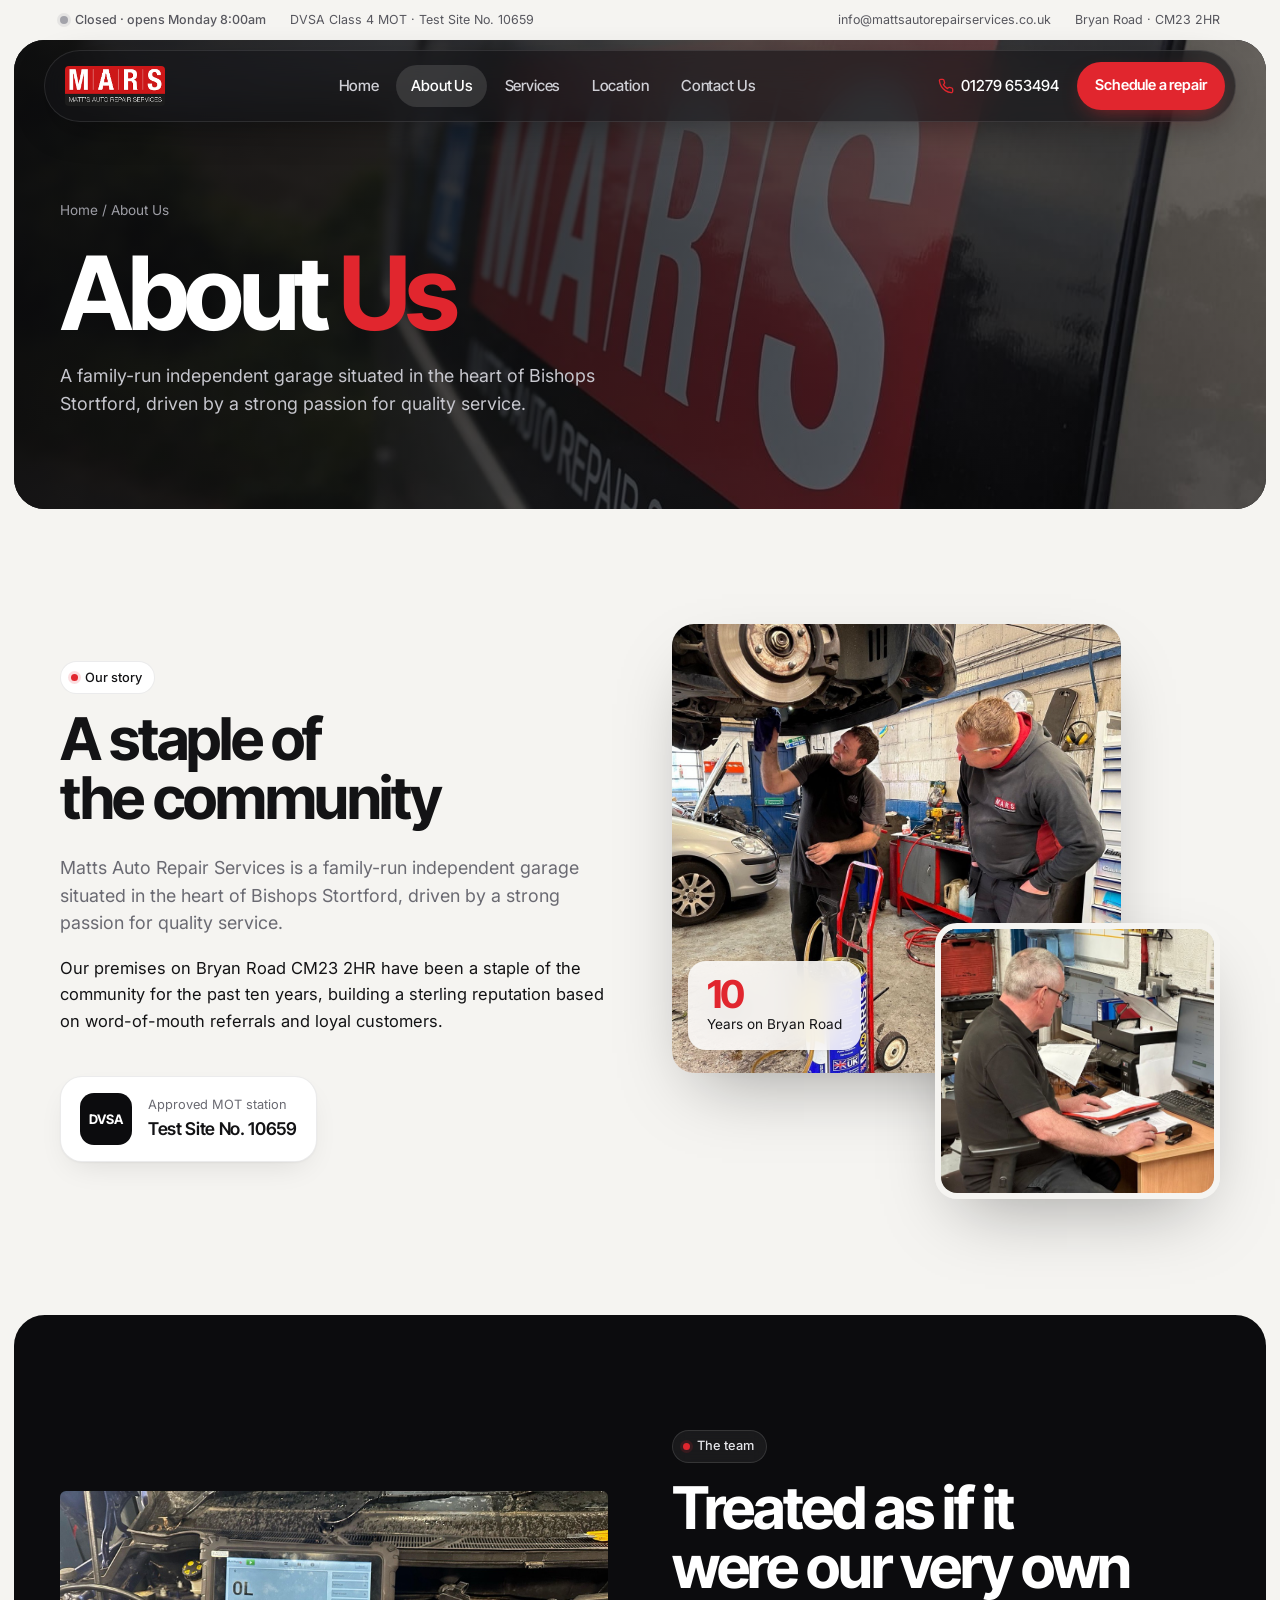
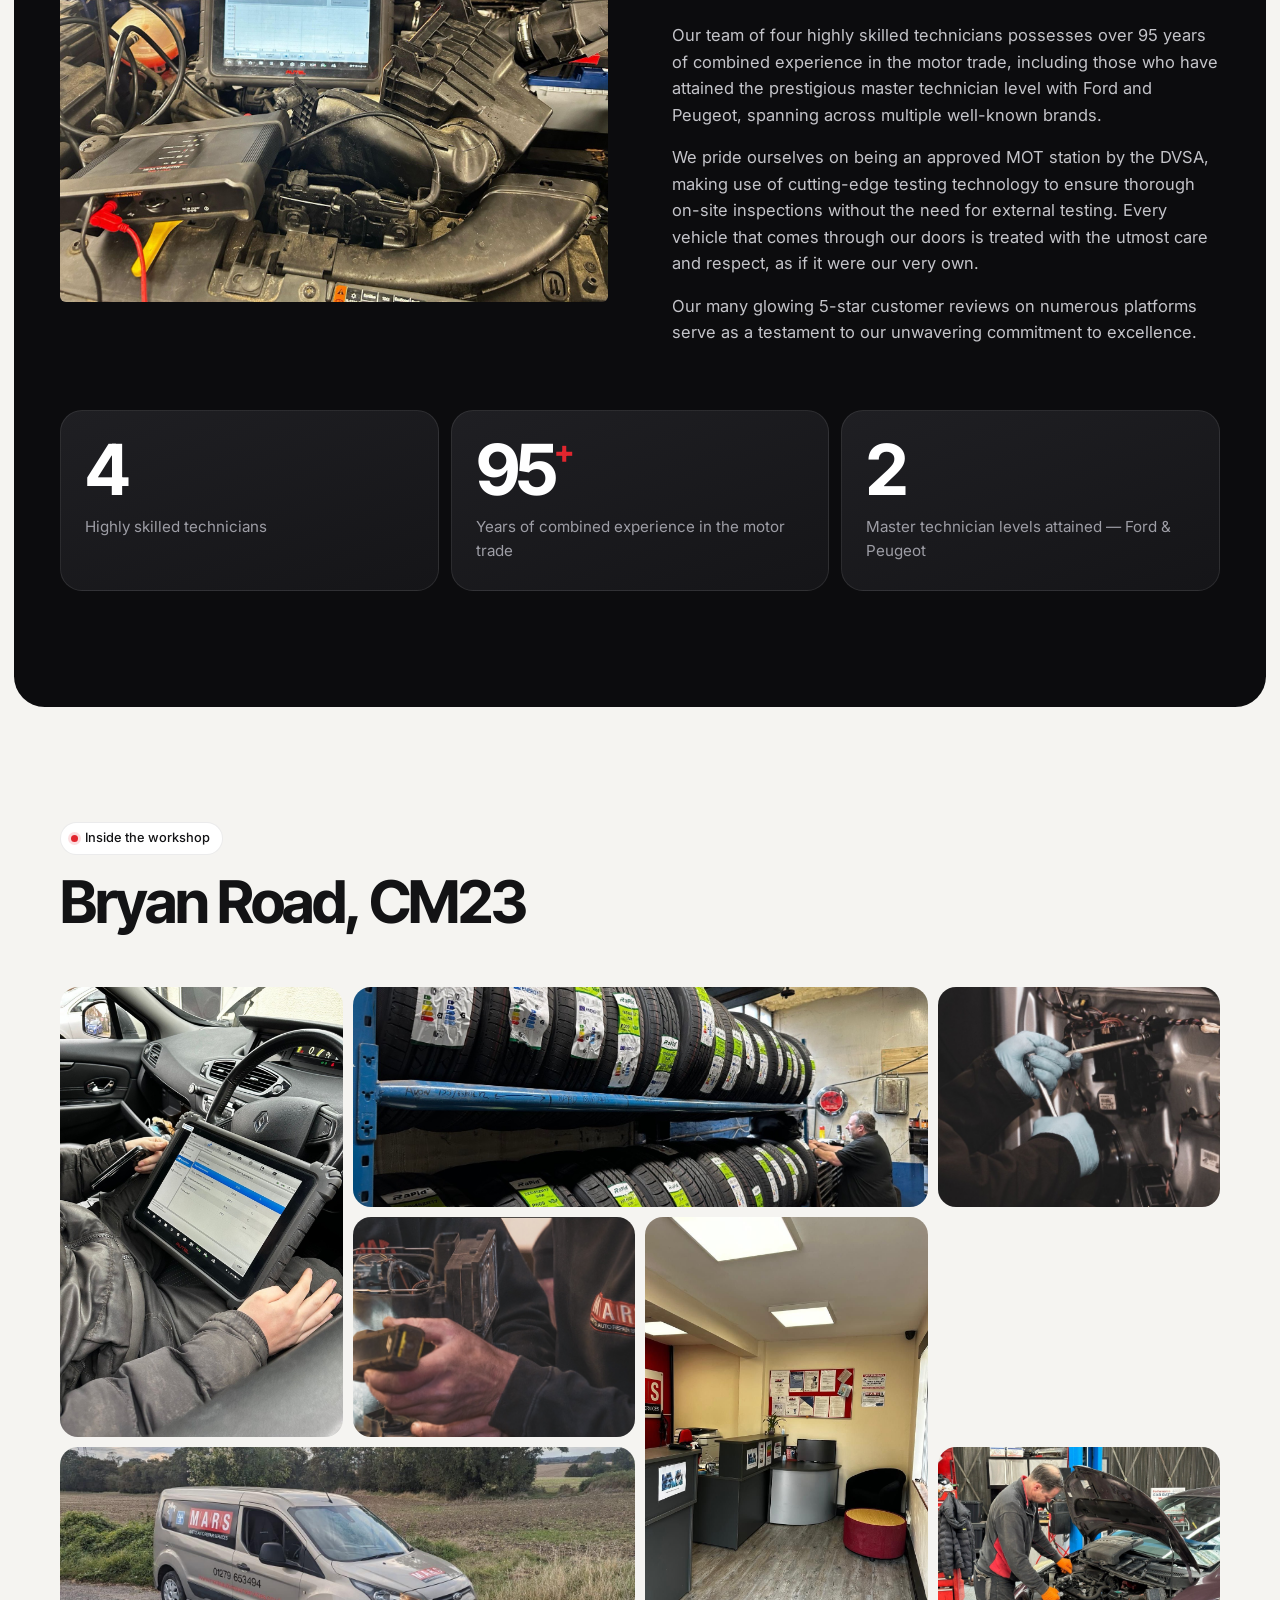
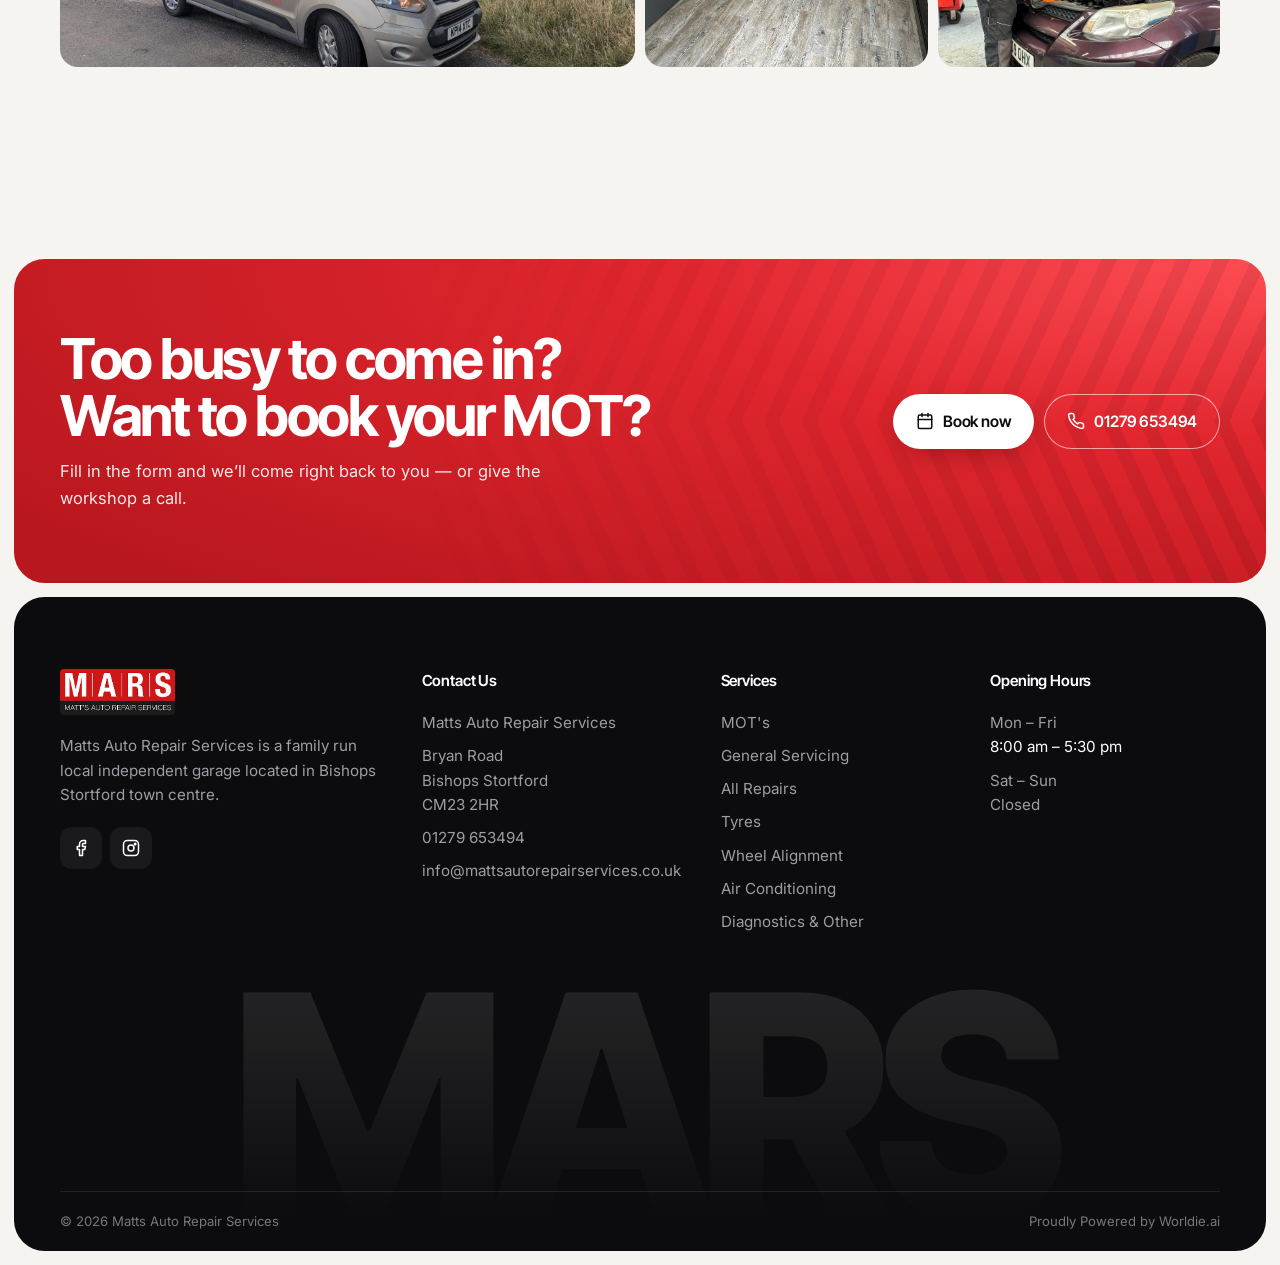
<file: about.html>
<!doctype html>
<html lang="en-GB">
<head>
<meta charset="utf-8">
<meta name="viewport" content="width=device-width, initial-scale=1">
<title>About Us | MATTS AUTO REPAIR SERVICES | Bishops Stortford</title>
<meta name="description" content="A family-run independent garage on Bryan Road, Bishop's Stortford. Four highly skilled technicians with over 95 years of combined experience and a DVSA-approved MOT station.">
<meta name="theme-color" content="#0f0f10">
<link rel="icon" href="assets/img/logo.png">
<link rel="preconnect" href="https://fonts.googleapis.com">
<link rel="preconnect" href="https://fonts.gstatic.com" crossorigin>
<link href="https://fonts.googleapis.com/css2?family=Inter:wght@400;500;600&family=Inter+Tight:wght@500;600;700;800&family=Archivo:wdth,wght@62..125,800&family=JetBrains+Mono:wght@400;700&display=swap" rel="stylesheet">
<link rel="stylesheet" href="assets/css/style.css">
<script type="application/ld+json">
{"@context":"https://schema.org","@type":"AutoRepair","name":"Matts Auto Repair Services","alternateName":"MARS","telephone":"+441279653494","email":"info@mattsautorepairservices.co.uk","url":"https://www.mattsautorepairservices.co.uk/","image":"assets/img/workshop-team.jpg","address":{"@type":"PostalAddress","streetAddress":"Bryan Road","addressLocality":"Bishop's Stortford","postalCode":"CM23 2HR","addressCountry":"GB"},"openingHoursSpecification":[{"@type":"OpeningHoursSpecification","dayOfWeek":["Monday","Tuesday","Wednesday","Thursday","Friday"],"opens":"08:00","closes":"17:30"}],"sameAs":["https://facebook.com/MattsAutoRepairServices","https://instagram.com/mars_mattsautorepairservices"]}
</script>
</head>
<body>
<div class="statusbar">
  <div class="wrap">
    <div class="statusbar__items">
      <span class="open-pill" data-open-status><i></i><span>Mon – Fri · 8:00am – 5:30pm</span></span>
      <span class="hide-md">DVSA Class 4 MOT · Test Site No. 10659</span>
    </div>
    <div class="statusbar__items">
      <a class="hide-md" href="mailto:info@mattsautorepairservices.co.uk">info@mattsautorepairservices.co.uk</a>
      <span>Bryan Road · CM23 2HR</span>
    </div>
  </div>
</div>
<header class="header">
  <div class="wrap">
  <div class="header__bar">
    <a class="brand" href="index.html" aria-label="MARS — Matt's Auto Repair Services, home"><img src="assets/img/logo.png" alt="MARS — Matt's Auto Repair Services" width="174" height="70"></a>
    <nav class="nav" id="nav" aria-label="Main">
      <a href="index.html">Home</a>
      <a href="about.html" aria-current="page">About Us</a>
      <a href="services.html">Services</a>
      <a href="location.html">Location</a>
      <a href="contact.html">Contact Us</a>
      <a class="btn" href="index.html#book"><svg viewBox="0 0 24 24" fill="none" stroke="currentColor" stroke-width="2" stroke-linecap="round" stroke-linejoin="round" aria-hidden="true"><rect x="3" y="4" width="18" height="18" rx="2"/><path d="M16 2v4M8 2v4M3 10h18"/></svg> Schedule a repair</a>
    </nav>
    <div class="header__cta">
      <a class="header__phone" href="tel:01279653494"><svg viewBox="0 0 24 24" fill="none" stroke="currentColor" stroke-width="2" stroke-linecap="round" stroke-linejoin="round" aria-hidden="true"><path d="M22 16.92v3a2 2 0 0 1-2.18 2 19.8 19.8 0 0 1-8.63-3.07 19.5 19.5 0 0 1-6-6A19.8 19.8 0 0 1 2.1 4.18 2 2 0 0 1 4.1 2h3a2 2 0 0 1 2 1.72c.13.96.36 1.9.7 2.81a2 2 0 0 1-.45 2.11L8.1 9.9a16 16 0 0 0 6 6l1.27-1.27a2 2 0 0 1 2.11-.45c.9.34 1.85.57 2.81.7A2 2 0 0 1 22 16.92z"/></svg> 01279 653494</a>
      <a class="btn" href="index.html#book">Schedule a repair</a>
      <button class="burger" aria-label="Menu" aria-expanded="false" aria-controls="nav"><span></span><span></span><span></span></button>
    </div>
  </div>
  </div>
</header>

<main>
<section class="page-hero">
  <div class="hero__bg" style="background-image:url('assets/img/van-logo.jpg')"></div>
  <div class="wrap">
    <div class="crumbs"><a href="index.html">Home</a> / About Us</div>
    <h1>About <span class="red">Us</span></h1>
    <p>A family-run independent garage situated in the heart of Bishops Stortford, driven by a strong passion for quality service.</p>
  </div>
</section>

<section class="section">
  <div class="wrap split">
    <div class="reveal">
      <span class="tag">Our story</span>
      <h2 style="margin:1rem 0 1.6rem">A staple of the community</h2>
      <p class="lede">Matts Auto Repair Services is a family-run independent garage situated in the heart of Bishops Stortford, driven by a strong passion for quality service.</p>
      <p>Our premises on Bryan Road CM23 2HR have been a staple of the community for the past ten years, building a sterling reputation based on word-of-mouth referrals and loyal customers.</p>
      <div class="cert">
        <div class="cert__seal">DVSA</div>
        <div><small>Approved MOT station</small><strong>Test Site No. 10659</strong></div>
      </div>
    </div>
    <div class="photo-stack reveal">
      <img src="assets/img/workshop-team.jpg" alt="Two MARS technicians working under a car on the ramp" loading="lazy">
      <img src="assets/img/reception-desk.jpg" alt="MARS reception desk" loading="lazy">
      <div class="photo-badge"><b>10</b>Years on Bryan Road</div>
    </div>
  </div>
</section>

<section class="section section--ink">
  <div class="wrap">
    <div class="split split--rev">
      <div class="reveal">
        <span class="tag">The team</span>
        <h2 style="margin:1rem 0 1.6rem">Treated as if it were our very own</h2>
        <p style="color:#c4c4c9">Our team of four highly skilled technicians possesses over 95 years of combined experience in the motor trade, including those who have attained the prestigious master technician level with Ford and Peugeot, spanning across multiple well-known brands.</p>
        <p style="color:#c4c4c9">We pride ourselves on being an approved MOT station by the DVSA, making use of cutting-edge testing technology to ensure thorough on-site inspections without the need for external testing. Every vehicle that comes through our doors is treated with the utmost care and respect, as if it were our very own.</p>
        <p style="color:#c4c4c9">Our many glowing 5-star customer reviews on numerous platforms serve as a testament to our unwavering commitment to excellence.</p>
      </div>
      <div class="reveal">
        <img src="assets/img/scope-diagnostics.jpg" alt="Diagnostic oscilloscope connected under the bonnet" style="border-radius:6px;width:100%;aspect-ratio:4/3;object-fit:cover" loading="lazy">
      </div>
    </div>
    <div class="team-facts reveal">
      <div><b>4</b><span>Highly skilled technicians</span></div>
      <div><b>95<sup>+</sup></b><span>Years of combined experience in the motor trade</span></div>
      <div><b>2</b><span>Master technician levels attained — Ford &amp; Peugeot</span></div>
    </div>
  </div>
</section>

<section class="section">
  <div class="wrap">
    <div class="section__head reveal">
      <div><span class="tag">Inside the workshop</span><h2>Bryan Road, CM23</h2></div>
    </div>
    <div class="gallery reveal">
      <img class="tall" src="assets/img/diagnostics-tablet.jpg" alt="Running a diagnostic scan from the driver's seat" loading="lazy">
      <img class="wide" src="assets/img/tyres.jpg" alt="Tyre racks in the workshop" loading="lazy">
      <img src="assets/img/electrical.jpg" alt="Electrical repair inside a door panel" loading="lazy">
      <img src="assets/img/brake-parts.jpg" alt="Inspecting a brake component" loading="lazy">
      <img class="tall" src="assets/img/waiting-room.jpg" alt="The MARS customer waiting room" loading="lazy">
      <img class="wide" src="assets/img/van-side.jpg" alt="MARS branded van" loading="lazy">
      <img src="assets/img/engine-bay.jpg" alt="Technician working in an engine bay" loading="lazy">
    </div>
  </div>
</section>
</main>

<section class="cta-band">
  <div class="tread"></div>
  <div class="wrap">
    <div>
      <h2>Too busy to come in?<br>Want to book your MOT?</h2>
      <p>Fill in the form and we’ll come right back to you — or give the workshop a call.</p>
    </div>
    <div class="cta-band__actions">
      <a class="btn" href="contact.html#enquiry"><svg viewBox="0 0 24 24" fill="none" stroke="currentColor" stroke-width="2" stroke-linecap="round" stroke-linejoin="round" aria-hidden="true"><rect x="3" y="4" width="18" height="18" rx="2"/><path d="M16 2v4M8 2v4M3 10h18"/></svg> Book now</a>
      <a class="btn btn--ghost" href="tel:01279653494"><svg viewBox="0 0 24 24" fill="none" stroke="currentColor" stroke-width="2" stroke-linecap="round" stroke-linejoin="round" aria-hidden="true"><path d="M22 16.92v3a2 2 0 0 1-2.18 2 19.8 19.8 0 0 1-8.63-3.07 19.5 19.5 0 0 1-6-6A19.8 19.8 0 0 1 2.1 4.18 2 2 0 0 1 4.1 2h3a2 2 0 0 1 2 1.72c.13.96.36 1.9.7 2.81a2 2 0 0 1-.45 2.11L8.1 9.9a16 16 0 0 0 6 6l1.27-1.27a2 2 0 0 1 2.11-.45c.9.34 1.85.57 2.81.7A2 2 0 0 1 22 16.92z"/></svg> 01279 653494</a>
    </div>
  </div>
</section>

<footer class="footer">
  <div class="wrap">
    <div class="footer__grid">
      <div class="footer__brand">
        <img src="assets/img/logo.png" alt="MARS — Matt's Auto Repair Services" width="174" height="70">
        <p>Matts Auto Repair Services is a family run local independent garage located in Bishops Stortford town centre.</p>
        <div class="socials">
          <a href="https://facebook.com/MattsAutoRepairServices" target="_blank" rel="noopener" aria-label="Facebook"><svg viewBox="0 0 24 24" fill="none" stroke="currentColor" stroke-width="2" stroke-linecap="round" stroke-linejoin="round" aria-hidden="true"><path d="M18 2h-3a5 5 0 0 0-5 5v3H7v4h3v8h4v-8h3l1-4h-4V7a1 1 0 0 1 1-1h3z"/></svg></a>
          <a href="https://instagram.com/mars_mattsautorepairservices" target="_blank" rel="noopener" aria-label="Instagram"><svg viewBox="0 0 24 24" fill="none" stroke="currentColor" stroke-width="2" stroke-linecap="round" stroke-linejoin="round" aria-hidden="true"><rect x="2" y="2" width="20" height="20" rx="5"/><circle cx="12" cy="12" r="4"/><circle cx="17.5" cy="6.5" r="1" fill="currentColor"/></svg></a>
        </div>
      </div>
      <div>
        <h4>Contact Us</h4>
        <ul>
          <li>Matts Auto Repair Services</li>
          <li>Bryan Road<br>Bishops Stortford<br>CM23 2HR</li>
          <li><a href="tel:01279653494">01279 653494</a></li>
          <li><a href="mailto:info@mattsautorepairservices.co.uk">info@mattsautorepairservices.co.uk</a></li>
        </ul>
      </div>
      <div>
        <h4>Services</h4>
        <ul>
          <li><a href="services.html#mot">MOT's</a></li>
          <li><a href="services.html#servicing">General Servicing</a></li>
          <li><a href="services.html#repairs">All Repairs</a></li>
          <li><a href="services.html#tyres">Tyres</a></li>
          <li><a href="services.html#alignment">Wheel Alignment</a></li>
          <li><a href="services.html#aircon">Air Conditioning</a></li>
          <li><a href="services.html#diagnostics">Diagnostics &amp; Other</a></li>
        </ul>
      </div>
      <div>
        <h4>Opening Hours</h4>
        <ul>
          <li>Mon – Fri<br><span style="color:#fff">8:00 am – 5:30 pm</span></li>
          <li>Sat – Sun<br>Closed</li>
        </ul>
      </div>
    </div>
    <div class="footer__wordmark" aria-hidden="true"><span>M</span><span>A</span><span>R</span><span>S</span></div>
    <div class="footer__base">
      <span>© <span data-year>2026</span> Matts Auto Repair Services</span>
      <span>Proudly Powered by Worldie.ai</span>
    </div>
  </div>
</footer>

<div class="mobile-bar">
  <a class="btn btn--ghost" href="tel:01279653494"><svg viewBox="0 0 24 24" fill="none" stroke="currentColor" stroke-width="2" stroke-linecap="round" stroke-linejoin="round" aria-hidden="true"><path d="M22 16.92v3a2 2 0 0 1-2.18 2 19.8 19.8 0 0 1-8.63-3.07 19.5 19.5 0 0 1-6-6A19.8 19.8 0 0 1 2.1 4.18 2 2 0 0 1 4.1 2h3a2 2 0 0 1 2 1.72c.13.96.36 1.9.7 2.81a2 2 0 0 1-.45 2.11L8.1 9.9a16 16 0 0 0 6 6l1.27-1.27a2 2 0 0 1 2.11-.45c.9.34 1.85.57 2.81.7A2 2 0 0 1 22 16.92z"/></svg> Call</a>
  <a class="btn" href="index.html#book"><svg viewBox="0 0 24 24" fill="none" stroke="currentColor" stroke-width="2" stroke-linecap="round" stroke-linejoin="round" aria-hidden="true"><rect x="3" y="4" width="18" height="18" rx="2"/><path d="M16 2v4M8 2v4M3 10h18"/></svg> Book</a>
</div>

<script src="assets/js/main.js"></script>
</body>
</html>
</file>
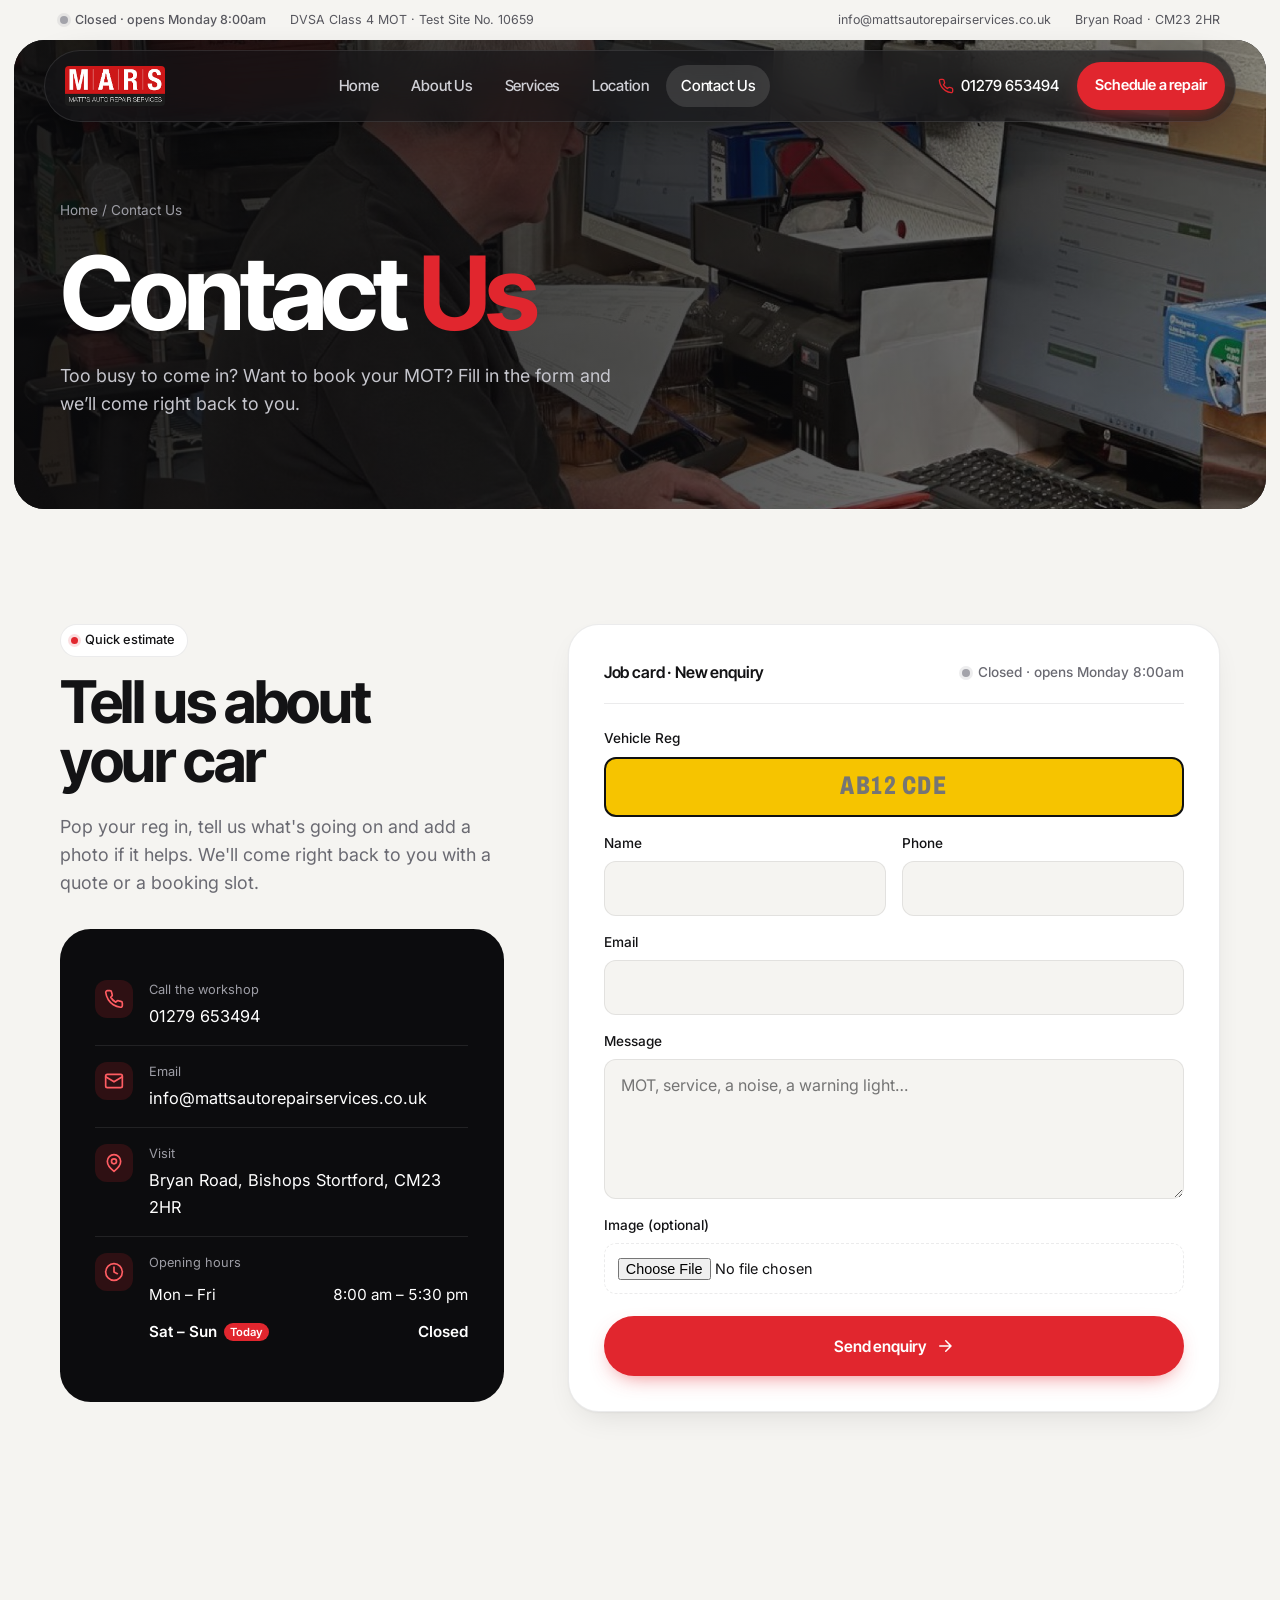
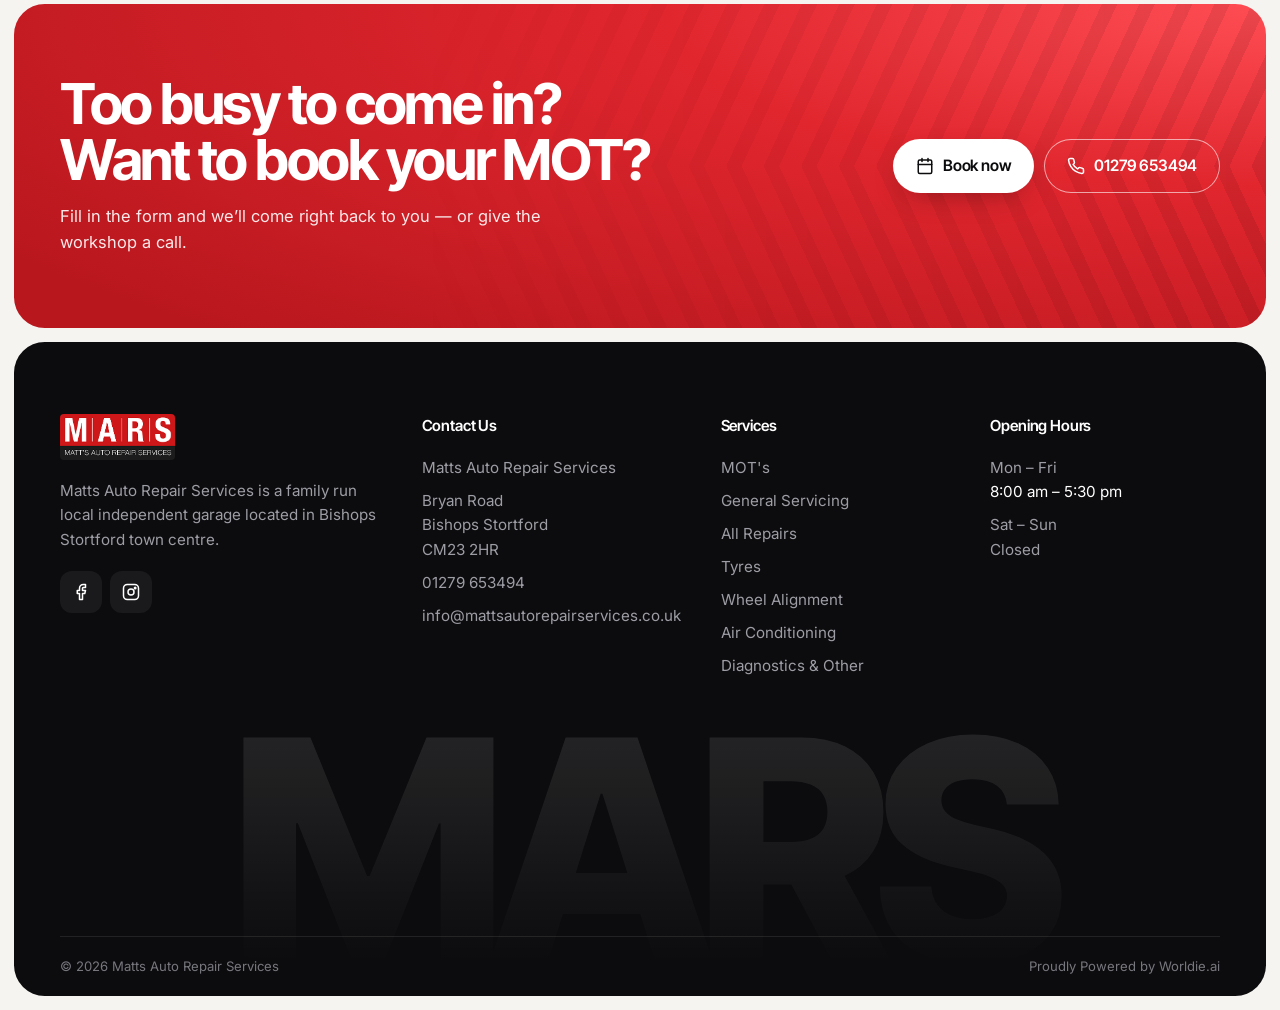
<file: contact.html>
<!doctype html>
<html lang="en-GB">
<head>
<meta charset="utf-8">
<meta name="viewport" content="width=device-width, initial-scale=1">
<title>Contact Us | MATTS AUTO REPAIR SERVICES | Bishops Stortford</title>
<meta name="description" content="Too busy to come in? Want to book your MOT? Fill in the form and Matts Auto Repair Services will come right back to you. Call 01279 653494.">
<meta name="theme-color" content="#0f0f10">
<link rel="icon" href="assets/img/logo.png">
<link rel="preconnect" href="https://fonts.googleapis.com">
<link rel="preconnect" href="https://fonts.gstatic.com" crossorigin>
<link href="https://fonts.googleapis.com/css2?family=Inter:wght@400;500;600&family=Inter+Tight:wght@500;600;700;800&family=Archivo:wdth,wght@62..125,800&family=JetBrains+Mono:wght@400;700&display=swap" rel="stylesheet">
<link rel="stylesheet" href="assets/css/style.css">
<script type="application/ld+json">
{"@context":"https://schema.org","@type":"AutoRepair","name":"Matts Auto Repair Services","alternateName":"MARS","telephone":"+441279653494","email":"info@mattsautorepairservices.co.uk","url":"https://www.mattsautorepairservices.co.uk/","image":"assets/img/workshop-team.jpg","address":{"@type":"PostalAddress","streetAddress":"Bryan Road","addressLocality":"Bishop's Stortford","postalCode":"CM23 2HR","addressCountry":"GB"},"openingHoursSpecification":[{"@type":"OpeningHoursSpecification","dayOfWeek":["Monday","Tuesday","Wednesday","Thursday","Friday"],"opens":"08:00","closes":"17:30"}],"sameAs":["https://facebook.com/MattsAutoRepairServices","https://instagram.com/mars_mattsautorepairservices"]}
</script>
</head>
<body>
<div class="statusbar">
  <div class="wrap">
    <div class="statusbar__items">
      <span class="open-pill" data-open-status><i></i><span>Mon – Fri · 8:00am – 5:30pm</span></span>
      <span class="hide-md">DVSA Class 4 MOT · Test Site No. 10659</span>
    </div>
    <div class="statusbar__items">
      <a class="hide-md" href="mailto:info@mattsautorepairservices.co.uk">info@mattsautorepairservices.co.uk</a>
      <span>Bryan Road · CM23 2HR</span>
    </div>
  </div>
</div>
<header class="header">
  <div class="wrap">
  <div class="header__bar">
    <a class="brand" href="index.html" aria-label="MARS — Matt's Auto Repair Services, home"><img src="assets/img/logo.png" alt="MARS — Matt's Auto Repair Services" width="174" height="70"></a>
    <nav class="nav" id="nav" aria-label="Main">
      <a href="index.html">Home</a>
      <a href="about.html">About Us</a>
      <a href="services.html">Services</a>
      <a href="location.html">Location</a>
      <a href="contact.html" aria-current="page">Contact Us</a>
      <a class="btn" href="index.html#book"><svg viewBox="0 0 24 24" fill="none" stroke="currentColor" stroke-width="2" stroke-linecap="round" stroke-linejoin="round" aria-hidden="true"><rect x="3" y="4" width="18" height="18" rx="2"/><path d="M16 2v4M8 2v4M3 10h18"/></svg> Schedule a repair</a>
    </nav>
    <div class="header__cta">
      <a class="header__phone" href="tel:01279653494"><svg viewBox="0 0 24 24" fill="none" stroke="currentColor" stroke-width="2" stroke-linecap="round" stroke-linejoin="round" aria-hidden="true"><path d="M22 16.92v3a2 2 0 0 1-2.18 2 19.8 19.8 0 0 1-8.63-3.07 19.5 19.5 0 0 1-6-6A19.8 19.8 0 0 1 2.1 4.18 2 2 0 0 1 4.1 2h3a2 2 0 0 1 2 1.72c.13.96.36 1.9.7 2.81a2 2 0 0 1-.45 2.11L8.1 9.9a16 16 0 0 0 6 6l1.27-1.27a2 2 0 0 1 2.11-.45c.9.34 1.85.57 2.81.7A2 2 0 0 1 22 16.92z"/></svg> 01279 653494</a>
      <a class="btn" href="index.html#book">Schedule a repair</a>
      <button class="burger" aria-label="Menu" aria-expanded="false" aria-controls="nav"><span></span><span></span><span></span></button>
    </div>
  </div>
  </div>
</header>

<main>
<section class="page-hero">
  <div class="hero__bg" style="background-image:url('assets/img/reception-desk.jpg')"></div>
  <div class="wrap">
    <div class="crumbs"><a href="index.html">Home</a> / Contact Us</div>
    <h1>Contact <span class="red">Us</span></h1>
    <p>Too busy to come in? Want to book your MOT? Fill in the form and we’ll come right back to you.</p>
  </div>
</section>

<section class="section" id="enquiry">
  <div class="wrap contact-grid">
    <div class="reveal">
      <span class="tag">Quick estimate</span>
      <h2 style="margin:1rem 0 1.4rem">Tell us about your car</h2>
      <p class="lede">Pop your reg in, tell us what's going on and add a photo if it helps. We'll come right back to you with a quote or a booking slot.</p>
      <div class="info-card" style="margin-top:2rem">
        <div class="info-row"><svg viewBox="0 0 24 24" fill="none" stroke="currentColor" stroke-width="2" stroke-linecap="round" stroke-linejoin="round" aria-hidden="true"><path d="M22 16.92v3a2 2 0 0 1-2.18 2 19.8 19.8 0 0 1-8.63-3.07 19.5 19.5 0 0 1-6-6A19.8 19.8 0 0 1 2.1 4.18 2 2 0 0 1 4.1 2h3a2 2 0 0 1 2 1.72c.13.96.36 1.9.7 2.81a2 2 0 0 1-.45 2.11L8.1 9.9a16 16 0 0 0 6 6l1.27-1.27a2 2 0 0 1 2.11-.45c.9.34 1.85.57 2.81.7A2 2 0 0 1 22 16.92z"/></svg><div><small>Call the workshop</small><a href="tel:01279653494">01279 653494</a></div></div>
        <div class="info-row"><svg viewBox="0 0 24 24" fill="none" stroke="currentColor" stroke-width="2" stroke-linecap="round" stroke-linejoin="round" aria-hidden="true"><rect x="2" y="4" width="20" height="16" rx="2"/><path d="m22 7-10 6L2 7"/></svg><div><small>Email</small><a href="mailto:info@mattsautorepairservices.co.uk">info@mattsautorepairservices.co.uk</a></div></div>
        <div class="info-row"><svg viewBox="0 0 24 24" fill="none" stroke="currentColor" stroke-width="2" stroke-linecap="round" stroke-linejoin="round" aria-hidden="true"><path d="M20 10c0 6-8 12-8 12s-8-6-8-12a8 8 0 0 1 16 0Z"/><circle cx="12" cy="10" r="3"/></svg><div><small>Visit</small><span>Bryan Road, Bishops Stortford, CM23 2HR</span></div></div>
        <div class="info-row"><svg viewBox="0 0 24 24" fill="none" stroke="currentColor" stroke-width="2" stroke-linecap="round" stroke-linejoin="round" aria-hidden="true"><circle cx="12" cy="12" r="10"/><path d="M12 6v6l4 2"/></svg><div style="width:100%"><small>Opening hours</small>
          <table class="hours">
            <tr data-days="1,2,3,4,5"><td>Mon – Fri</td><td>8:00 am – 5:30 pm</td></tr>
            <tr data-days="6,0" class="closed"><td>Sat – Sun</td><td>Closed</td></tr>
          </table>
        </div></div>
      </div>
    </div>

    <form class="form reveal" data-mail-form>
      <div class="form__head"><span>Job card · New enquiry</span><span class="open-pill" data-open-status><i></i><span></span></span></div>
      <div class="fields">
        <div class="field field--full field--reg"><label for="f-reg">Vehicle Reg</label><input id="f-reg" name="Vehicle Reg" placeholder="AB12 CDE" autocomplete="off" spellcheck="false" maxlength="8"></div>
        <div class="field"><label for="f-name">Name</label><input id="f-name" name="Name" required autocomplete="name"></div>
        <div class="field"><label for="f-phone">Phone</label><input id="f-phone" name="Phone" type="tel" autocomplete="tel"></div>
        <div class="field field--full"><label for="f-email">Email</label><input id="f-email" name="Email" type="email" required autocomplete="email"></div>
        <div class="field field--full"><label for="f-msg">Message</label><textarea id="f-msg" name="Message" required placeholder="MOT, service, a noise, a warning light…"></textarea></div>
        <div class="field field--full field--file"><label for="f-img">Image (optional)</label><input id="f-img" name="Image" type="file" accept="image/*"></div>
      </div>
      <button class="btn" type="submit">Send enquiry <svg viewBox="0 0 24 24" fill="none" stroke="currentColor" stroke-width="2" stroke-linecap="round" stroke-linejoin="round" aria-hidden="true"><path d="M5 12h14M13 5l7 7-7 7"/></svg></button>
      <p class="form__msg">Thank you for contacting us. We will get back to you as soon as possible.</p>
    </form>
  </div>
</section>
</main>

<section class="cta-band">
  <div class="tread"></div>
  <div class="wrap">
    <div>
      <h2>Too busy to come in?<br>Want to book your MOT?</h2>
      <p>Fill in the form and we’ll come right back to you — or give the workshop a call.</p>
    </div>
    <div class="cta-band__actions">
      <a class="btn" href="contact.html#enquiry"><svg viewBox="0 0 24 24" fill="none" stroke="currentColor" stroke-width="2" stroke-linecap="round" stroke-linejoin="round" aria-hidden="true"><rect x="3" y="4" width="18" height="18" rx="2"/><path d="M16 2v4M8 2v4M3 10h18"/></svg> Book now</a>
      <a class="btn btn--ghost" href="tel:01279653494"><svg viewBox="0 0 24 24" fill="none" stroke="currentColor" stroke-width="2" stroke-linecap="round" stroke-linejoin="round" aria-hidden="true"><path d="M22 16.92v3a2 2 0 0 1-2.18 2 19.8 19.8 0 0 1-8.63-3.07 19.5 19.5 0 0 1-6-6A19.8 19.8 0 0 1 2.1 4.18 2 2 0 0 1 4.1 2h3a2 2 0 0 1 2 1.72c.13.96.36 1.9.7 2.81a2 2 0 0 1-.45 2.11L8.1 9.9a16 16 0 0 0 6 6l1.27-1.27a2 2 0 0 1 2.11-.45c.9.34 1.85.57 2.81.7A2 2 0 0 1 22 16.92z"/></svg> 01279 653494</a>
    </div>
  </div>
</section>

<footer class="footer">
  <div class="wrap">
    <div class="footer__grid">
      <div class="footer__brand">
        <img src="assets/img/logo.png" alt="MARS — Matt's Auto Repair Services" width="174" height="70">
        <p>Matts Auto Repair Services is a family run local independent garage located in Bishops Stortford town centre.</p>
        <div class="socials">
          <a href="https://facebook.com/MattsAutoRepairServices" target="_blank" rel="noopener" aria-label="Facebook"><svg viewBox="0 0 24 24" fill="none" stroke="currentColor" stroke-width="2" stroke-linecap="round" stroke-linejoin="round" aria-hidden="true"><path d="M18 2h-3a5 5 0 0 0-5 5v3H7v4h3v8h4v-8h3l1-4h-4V7a1 1 0 0 1 1-1h3z"/></svg></a>
          <a href="https://instagram.com/mars_mattsautorepairservices" target="_blank" rel="noopener" aria-label="Instagram"><svg viewBox="0 0 24 24" fill="none" stroke="currentColor" stroke-width="2" stroke-linecap="round" stroke-linejoin="round" aria-hidden="true"><rect x="2" y="2" width="20" height="20" rx="5"/><circle cx="12" cy="12" r="4"/><circle cx="17.5" cy="6.5" r="1" fill="currentColor"/></svg></a>
        </div>
      </div>
      <div>
        <h4>Contact Us</h4>
        <ul>
          <li>Matts Auto Repair Services</li>
          <li>Bryan Road<br>Bishops Stortford<br>CM23 2HR</li>
          <li><a href="tel:01279653494">01279 653494</a></li>
          <li><a href="mailto:info@mattsautorepairservices.co.uk">info@mattsautorepairservices.co.uk</a></li>
        </ul>
      </div>
      <div>
        <h4>Services</h4>
        <ul>
          <li><a href="services.html#mot">MOT's</a></li>
          <li><a href="services.html#servicing">General Servicing</a></li>
          <li><a href="services.html#repairs">All Repairs</a></li>
          <li><a href="services.html#tyres">Tyres</a></li>
          <li><a href="services.html#alignment">Wheel Alignment</a></li>
          <li><a href="services.html#aircon">Air Conditioning</a></li>
          <li><a href="services.html#diagnostics">Diagnostics &amp; Other</a></li>
        </ul>
      </div>
      <div>
        <h4>Opening Hours</h4>
        <ul>
          <li>Mon – Fri<br><span style="color:#fff">8:00 am – 5:30 pm</span></li>
          <li>Sat – Sun<br>Closed</li>
        </ul>
      </div>
    </div>
    <div class="footer__wordmark" aria-hidden="true"><span>M</span><span>A</span><span>R</span><span>S</span></div>
    <div class="footer__base">
      <span>© <span data-year>2026</span> Matts Auto Repair Services</span>
      <span>Proudly Powered by Worldie.ai</span>
    </div>
  </div>
</footer>

<div class="mobile-bar">
  <a class="btn btn--ghost" href="tel:01279653494"><svg viewBox="0 0 24 24" fill="none" stroke="currentColor" stroke-width="2" stroke-linecap="round" stroke-linejoin="round" aria-hidden="true"><path d="M22 16.92v3a2 2 0 0 1-2.18 2 19.8 19.8 0 0 1-8.63-3.07 19.5 19.5 0 0 1-6-6A19.8 19.8 0 0 1 2.1 4.18 2 2 0 0 1 4.1 2h3a2 2 0 0 1 2 1.72c.13.96.36 1.9.7 2.81a2 2 0 0 1-.45 2.11L8.1 9.9a16 16 0 0 0 6 6l1.27-1.27a2 2 0 0 1 2.11-.45c.9.34 1.85.57 2.81.7A2 2 0 0 1 22 16.92z"/></svg> Call</a>
  <a class="btn" href="index.html#book"><svg viewBox="0 0 24 24" fill="none" stroke="currentColor" stroke-width="2" stroke-linecap="round" stroke-linejoin="round" aria-hidden="true"><rect x="3" y="4" width="18" height="18" rx="2"/><path d="M16 2v4M8 2v4M3 10h18"/></svg> Book</a>
</div>

<script src="assets/js/main.js"></script>
</body>
</html>
</file>
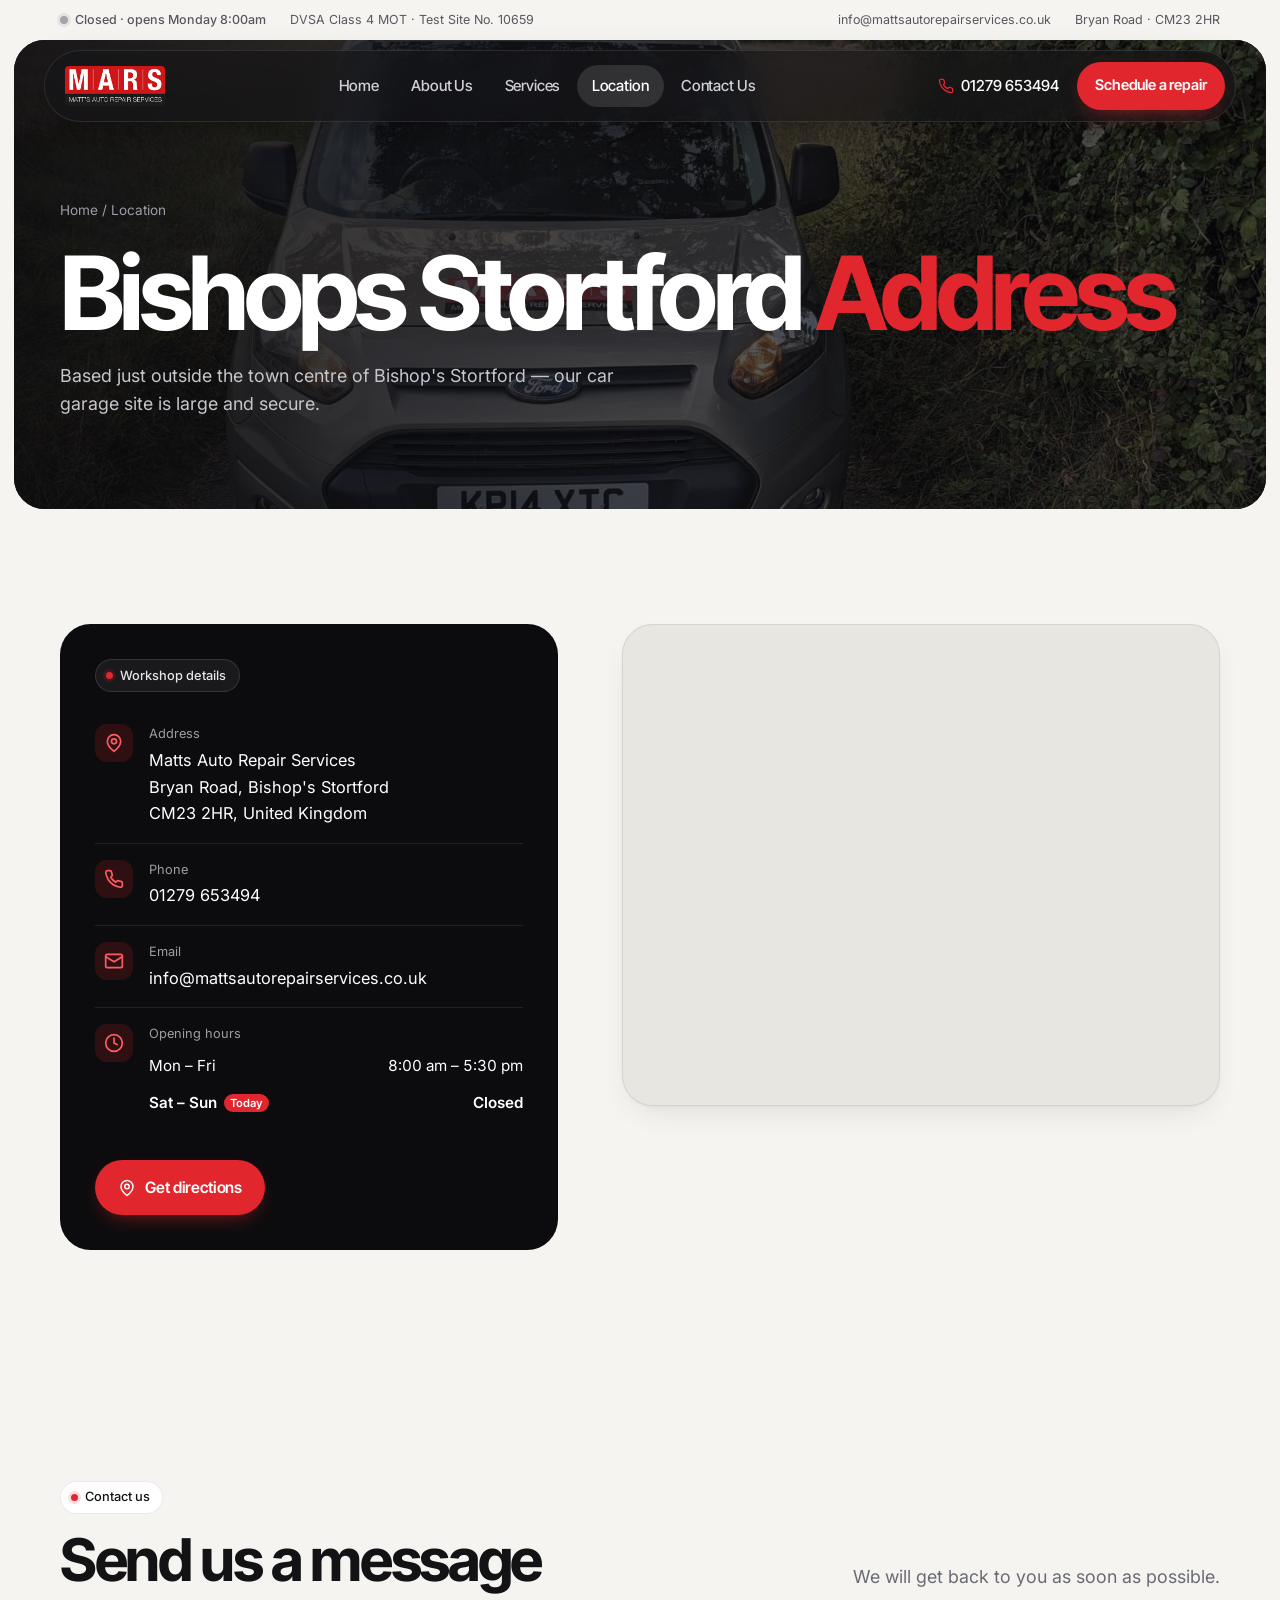
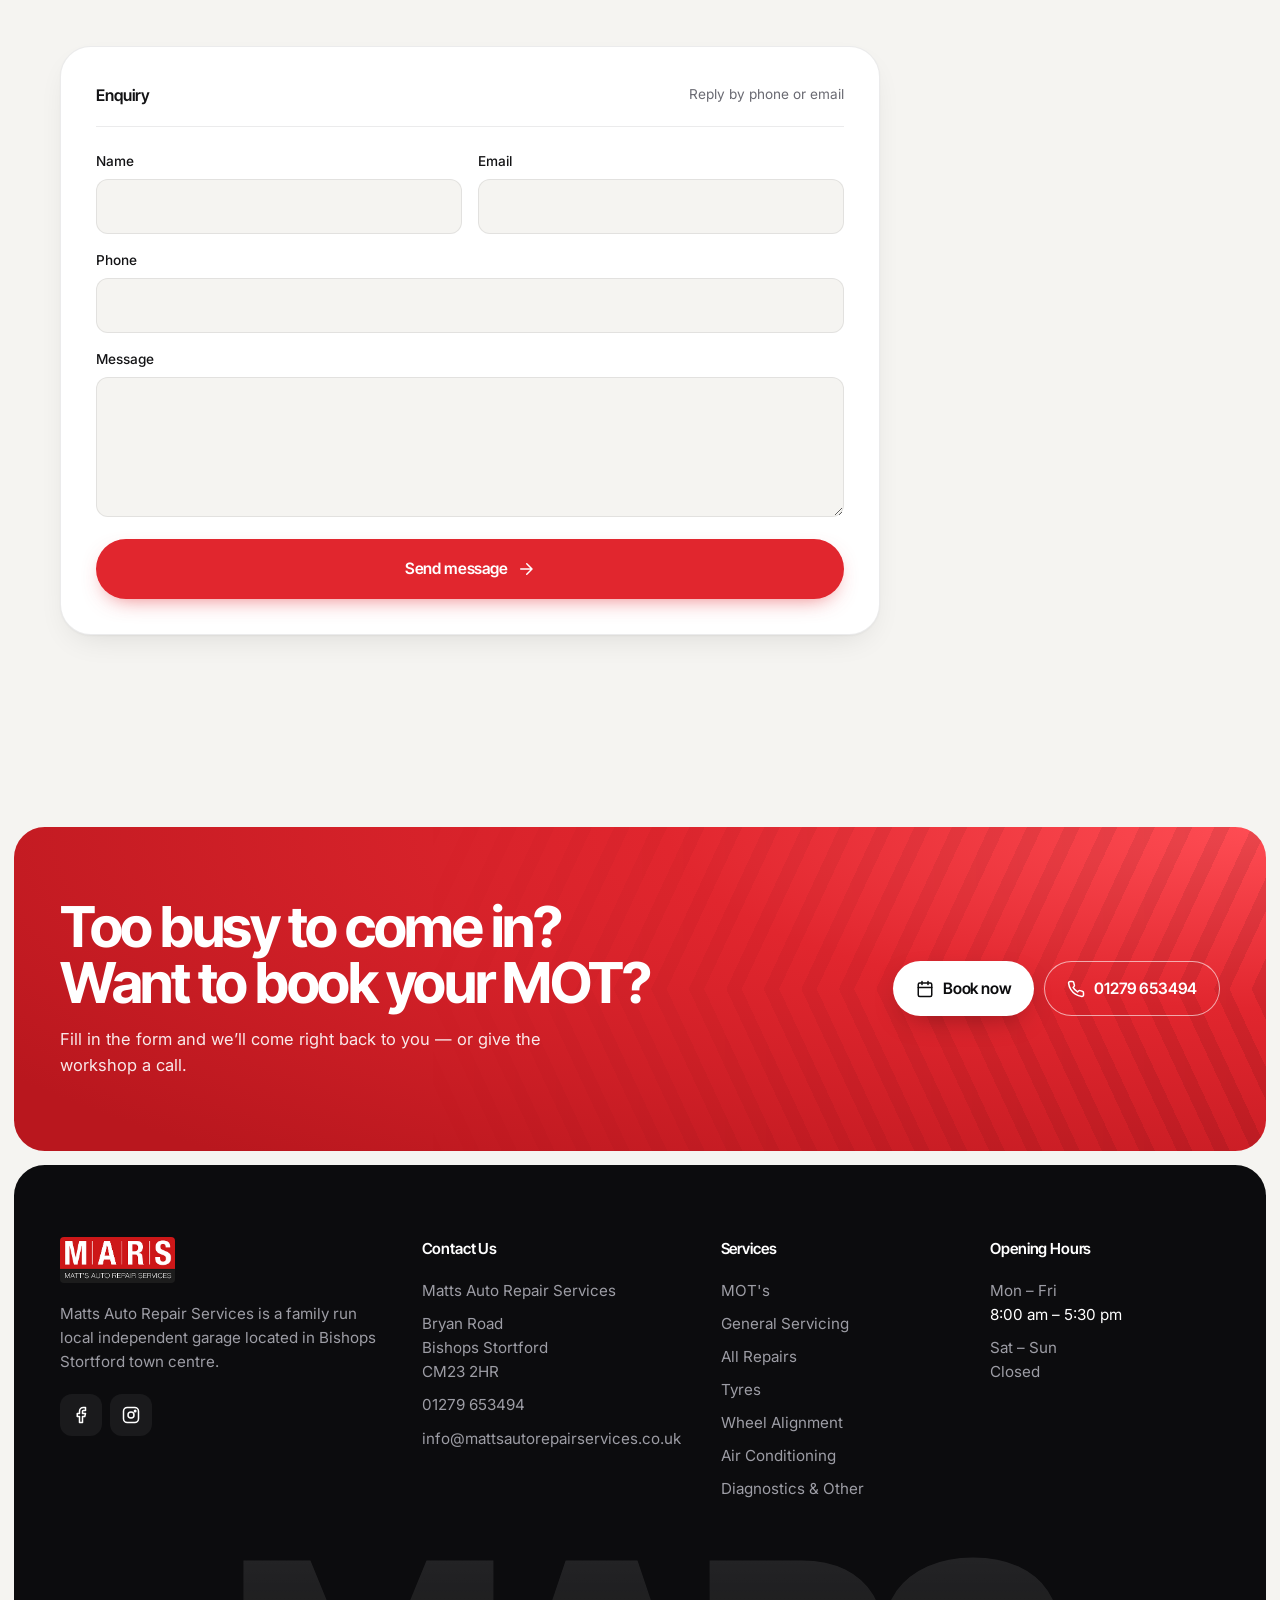
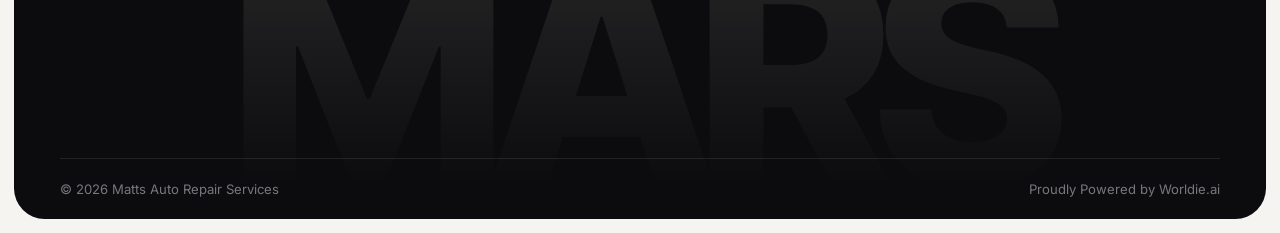
<file: location.html>
<!doctype html>
<html lang="en-GB">
<head>
<meta charset="utf-8">
<meta name="viewport" content="width=device-width, initial-scale=1">
<title>Location | MATTS AUTO REPAIR SERVICES | Bishops Stortford</title>
<meta name="description" content="Find Matts Auto Repair Services on Bryan Road, Bishop's Stortford CM23 2HR. Open Mon–Fri 8:00am–5:30pm. Call 01279 653494.">
<meta name="theme-color" content="#0f0f10">
<link rel="icon" href="assets/img/logo.png">
<link rel="preconnect" href="https://fonts.googleapis.com">
<link rel="preconnect" href="https://fonts.gstatic.com" crossorigin>
<link href="https://fonts.googleapis.com/css2?family=Inter:wght@400;500;600&family=Inter+Tight:wght@500;600;700;800&family=Archivo:wdth,wght@62..125,800&family=JetBrains+Mono:wght@400;700&display=swap" rel="stylesheet">
<link rel="stylesheet" href="assets/css/style.css">
<script type="application/ld+json">
{"@context":"https://schema.org","@type":"AutoRepair","name":"Matts Auto Repair Services","alternateName":"MARS","telephone":"+441279653494","email":"info@mattsautorepairservices.co.uk","url":"https://www.mattsautorepairservices.co.uk/","image":"assets/img/workshop-team.jpg","address":{"@type":"PostalAddress","streetAddress":"Bryan Road","addressLocality":"Bishop's Stortford","postalCode":"CM23 2HR","addressCountry":"GB"},"openingHoursSpecification":[{"@type":"OpeningHoursSpecification","dayOfWeek":["Monday","Tuesday","Wednesday","Thursday","Friday"],"opens":"08:00","closes":"17:30"}],"sameAs":["https://facebook.com/MattsAutoRepairServices","https://instagram.com/mars_mattsautorepairservices"]}
</script>
</head>
<body>
<div class="statusbar">
  <div class="wrap">
    <div class="statusbar__items">
      <span class="open-pill" data-open-status><i></i><span>Mon – Fri · 8:00am – 5:30pm</span></span>
      <span class="hide-md">DVSA Class 4 MOT · Test Site No. 10659</span>
    </div>
    <div class="statusbar__items">
      <a class="hide-md" href="mailto:info@mattsautorepairservices.co.uk">info@mattsautorepairservices.co.uk</a>
      <span>Bryan Road · CM23 2HR</span>
    </div>
  </div>
</div>
<header class="header">
  <div class="wrap">
  <div class="header__bar">
    <a class="brand" href="index.html" aria-label="MARS — Matt's Auto Repair Services, home"><img src="assets/img/logo.png" alt="MARS — Matt's Auto Repair Services" width="174" height="70"></a>
    <nav class="nav" id="nav" aria-label="Main">
      <a href="index.html">Home</a>
      <a href="about.html">About Us</a>
      <a href="services.html">Services</a>
      <a href="location.html" aria-current="page">Location</a>
      <a href="contact.html">Contact Us</a>
      <a class="btn" href="index.html#book"><svg viewBox="0 0 24 24" fill="none" stroke="currentColor" stroke-width="2" stroke-linecap="round" stroke-linejoin="round" aria-hidden="true"><rect x="3" y="4" width="18" height="18" rx="2"/><path d="M16 2v4M8 2v4M3 10h18"/></svg> Schedule a repair</a>
    </nav>
    <div class="header__cta">
      <a class="header__phone" href="tel:01279653494"><svg viewBox="0 0 24 24" fill="none" stroke="currentColor" stroke-width="2" stroke-linecap="round" stroke-linejoin="round" aria-hidden="true"><path d="M22 16.92v3a2 2 0 0 1-2.18 2 19.8 19.8 0 0 1-8.63-3.07 19.5 19.5 0 0 1-6-6A19.8 19.8 0 0 1 2.1 4.18 2 2 0 0 1 4.1 2h3a2 2 0 0 1 2 1.72c.13.96.36 1.9.7 2.81a2 2 0 0 1-.45 2.11L8.1 9.9a16 16 0 0 0 6 6l1.27-1.27a2 2 0 0 1 2.11-.45c.9.34 1.85.57 2.81.7A2 2 0 0 1 22 16.92z"/></svg> 01279 653494</a>
      <a class="btn" href="index.html#book">Schedule a repair</a>
      <button class="burger" aria-label="Menu" aria-expanded="false" aria-controls="nav"><span></span><span></span><span></span></button>
    </div>
  </div>
  </div>
</header>

<main>
<section class="page-hero">
  <div class="hero__bg" style="background-image:url('assets/img/van-front.jpg')"></div>
  <div class="wrap">
    <div class="crumbs"><a href="index.html">Home</a> / Location</div>
    <h1>Bishops Stortford <span class="red">Address</span></h1>
    <p>Based just outside the town centre of Bishop's Stortford — our car garage site is large and secure.</p>
  </div>
</section>

<section class="section">
  <div class="wrap contact-grid">
    <div class="reveal">
      <div class="info-card">
        <span class="tag">Workshop details</span>
        <div style="margin-top:1rem">
          <div class="info-row"><svg viewBox="0 0 24 24" fill="none" stroke="currentColor" stroke-width="2" stroke-linecap="round" stroke-linejoin="round" aria-hidden="true"><path d="M20 10c0 6-8 12-8 12s-8-6-8-12a8 8 0 0 1 16 0Z"/><circle cx="12" cy="10" r="3"/></svg><div><small>Address</small><span>Matts Auto Repair Services<br>Bryan Road, Bishop's Stortford<br>CM23 2HR, United Kingdom</span></div></div>
          <div class="info-row"><svg viewBox="0 0 24 24" fill="none" stroke="currentColor" stroke-width="2" stroke-linecap="round" stroke-linejoin="round" aria-hidden="true"><path d="M22 16.92v3a2 2 0 0 1-2.18 2 19.8 19.8 0 0 1-8.63-3.07 19.5 19.5 0 0 1-6-6A19.8 19.8 0 0 1 2.1 4.18 2 2 0 0 1 4.1 2h3a2 2 0 0 1 2 1.72c.13.96.36 1.9.7 2.81a2 2 0 0 1-.45 2.11L8.1 9.9a16 16 0 0 0 6 6l1.27-1.27a2 2 0 0 1 2.11-.45c.9.34 1.85.57 2.81.7A2 2 0 0 1 22 16.92z"/></svg><div><small>Phone</small><a href="tel:01279653494">01279 653494</a></div></div>
          <div class="info-row"><svg viewBox="0 0 24 24" fill="none" stroke="currentColor" stroke-width="2" stroke-linecap="round" stroke-linejoin="round" aria-hidden="true"><rect x="2" y="4" width="20" height="16" rx="2"/><path d="m22 7-10 6L2 7"/></svg><div><small>Email</small><a href="mailto:info@mattsautorepairservices.co.uk">info@mattsautorepairservices.co.uk</a></div></div>
          <div class="info-row"><svg viewBox="0 0 24 24" fill="none" stroke="currentColor" stroke-width="2" stroke-linecap="round" stroke-linejoin="round" aria-hidden="true"><circle cx="12" cy="12" r="10"/><path d="M12 6v6l4 2"/></svg><div style="width:100%"><small>Opening hours</small>
            <table class="hours">
              <tr data-days="1,2,3,4,5"><td>Mon – Fri</td><td>8:00 am – 5:30 pm</td></tr>
              <tr data-days="6,0" class="closed"><td>Sat – Sun</td><td>Closed</td></tr>
            </table>
          </div></div>
        </div>
        <a class="btn" style="margin-top:1.4rem" href="https://www.google.com/maps/dir/?api=1&amp;destination=Matts+Auto+Repair+Services,+Bryan+Road,+Bishop%27s+Stortford+CM23+2HR" target="_blank" rel="noopener"><svg viewBox="0 0 24 24" fill="none" stroke="currentColor" stroke-width="2" stroke-linecap="round" stroke-linejoin="round" aria-hidden="true"><path d="M20 10c0 6-8 12-8 12s-8-6-8-12a8 8 0 0 1 16 0Z"/><circle cx="12" cy="10" r="3"/></svg> Get directions</a>
      </div>
    </div>
    <div class="map reveal">
      <iframe src="https://www.google.com/maps?q=Matts+Auto+Repair+Services,+Bryan+Road,+Bishop%27s+Stortford+CM23+2HR&amp;output=embed" title="Map showing Matts Auto Repair Services on Bryan Road, Bishop's Stortford" loading="lazy" referrerpolicy="no-referrer-when-downgrade"></iframe>
    </div>
  </div>
</section>

<section class="section section--paper2">
  <div class="wrap">
    <div class="section__head reveal">
      <div><span class="tag">Contact us</span><h2>Send us a message</h2></div>
      <p class="lede" style="margin:0">We will get back to you as soon as possible.</p>
    </div>
    <form class="form reveal" data-mail-form style="max-width:820px">
      <div class="form__head"><span>Enquiry</span><span>Reply by phone or email</span></div>
      <div class="fields">
        <div class="field"><label for="l-name">Name</label><input id="l-name" name="Name" required autocomplete="name"></div>
        <div class="field"><label for="l-email">Email</label><input id="l-email" name="Email" type="email" required autocomplete="email"></div>
        <div class="field field--full"><label for="l-phone">Phone</label><input id="l-phone" name="Phone" type="tel" autocomplete="tel"></div>
        <div class="field field--full"><label for="l-msg">Message</label><textarea id="l-msg" name="Message" required></textarea></div>
      </div>
      <button class="btn" type="submit">Send message <svg viewBox="0 0 24 24" fill="none" stroke="currentColor" stroke-width="2" stroke-linecap="round" stroke-linejoin="round" aria-hidden="true"><path d="M5 12h14M13 5l7 7-7 7"/></svg></button>
      <p class="form__msg">Thank you for contacting us. We will get back to you as soon as possible.</p>
    </form>
  </div>
</section>
</main>

<section class="cta-band">
  <div class="tread"></div>
  <div class="wrap">
    <div>
      <h2>Too busy to come in?<br>Want to book your MOT?</h2>
      <p>Fill in the form and we’ll come right back to you — or give the workshop a call.</p>
    </div>
    <div class="cta-band__actions">
      <a class="btn" href="contact.html#enquiry"><svg viewBox="0 0 24 24" fill="none" stroke="currentColor" stroke-width="2" stroke-linecap="round" stroke-linejoin="round" aria-hidden="true"><rect x="3" y="4" width="18" height="18" rx="2"/><path d="M16 2v4M8 2v4M3 10h18"/></svg> Book now</a>
      <a class="btn btn--ghost" href="tel:01279653494"><svg viewBox="0 0 24 24" fill="none" stroke="currentColor" stroke-width="2" stroke-linecap="round" stroke-linejoin="round" aria-hidden="true"><path d="M22 16.92v3a2 2 0 0 1-2.18 2 19.8 19.8 0 0 1-8.63-3.07 19.5 19.5 0 0 1-6-6A19.8 19.8 0 0 1 2.1 4.18 2 2 0 0 1 4.1 2h3a2 2 0 0 1 2 1.72c.13.96.36 1.9.7 2.81a2 2 0 0 1-.45 2.11L8.1 9.9a16 16 0 0 0 6 6l1.27-1.27a2 2 0 0 1 2.11-.45c.9.34 1.85.57 2.81.7A2 2 0 0 1 22 16.92z"/></svg> 01279 653494</a>
    </div>
  </div>
</section>

<footer class="footer">
  <div class="wrap">
    <div class="footer__grid">
      <div class="footer__brand">
        <img src="assets/img/logo.png" alt="MARS — Matt's Auto Repair Services" width="174" height="70">
        <p>Matts Auto Repair Services is a family run local independent garage located in Bishops Stortford town centre.</p>
        <div class="socials">
          <a href="https://facebook.com/MattsAutoRepairServices" target="_blank" rel="noopener" aria-label="Facebook"><svg viewBox="0 0 24 24" fill="none" stroke="currentColor" stroke-width="2" stroke-linecap="round" stroke-linejoin="round" aria-hidden="true"><path d="M18 2h-3a5 5 0 0 0-5 5v3H7v4h3v8h4v-8h3l1-4h-4V7a1 1 0 0 1 1-1h3z"/></svg></a>
          <a href="https://instagram.com/mars_mattsautorepairservices" target="_blank" rel="noopener" aria-label="Instagram"><svg viewBox="0 0 24 24" fill="none" stroke="currentColor" stroke-width="2" stroke-linecap="round" stroke-linejoin="round" aria-hidden="true"><rect x="2" y="2" width="20" height="20" rx="5"/><circle cx="12" cy="12" r="4"/><circle cx="17.5" cy="6.5" r="1" fill="currentColor"/></svg></a>
        </div>
      </div>
      <div>
        <h4>Contact Us</h4>
        <ul>
          <li>Matts Auto Repair Services</li>
          <li>Bryan Road<br>Bishops Stortford<br>CM23 2HR</li>
          <li><a href="tel:01279653494">01279 653494</a></li>
          <li><a href="mailto:info@mattsautorepairservices.co.uk">info@mattsautorepairservices.co.uk</a></li>
        </ul>
      </div>
      <div>
        <h4>Services</h4>
        <ul>
          <li><a href="services.html#mot">MOT's</a></li>
          <li><a href="services.html#servicing">General Servicing</a></li>
          <li><a href="services.html#repairs">All Repairs</a></li>
          <li><a href="services.html#tyres">Tyres</a></li>
          <li><a href="services.html#alignment">Wheel Alignment</a></li>
          <li><a href="services.html#aircon">Air Conditioning</a></li>
          <li><a href="services.html#diagnostics">Diagnostics &amp; Other</a></li>
        </ul>
      </div>
      <div>
        <h4>Opening Hours</h4>
        <ul>
          <li>Mon – Fri<br><span style="color:#fff">8:00 am – 5:30 pm</span></li>
          <li>Sat – Sun<br>Closed</li>
        </ul>
      </div>
    </div>
    <div class="footer__wordmark" aria-hidden="true"><span>M</span><span>A</span><span>R</span><span>S</span></div>
    <div class="footer__base">
      <span>© <span data-year>2026</span> Matts Auto Repair Services</span>
      <span>Proudly Powered by Worldie.ai</span>
    </div>
  </div>
</footer>

<div class="mobile-bar">
  <a class="btn btn--ghost" href="tel:01279653494"><svg viewBox="0 0 24 24" fill="none" stroke="currentColor" stroke-width="2" stroke-linecap="round" stroke-linejoin="round" aria-hidden="true"><path d="M22 16.92v3a2 2 0 0 1-2.18 2 19.8 19.8 0 0 1-8.63-3.07 19.5 19.5 0 0 1-6-6A19.8 19.8 0 0 1 2.1 4.18 2 2 0 0 1 4.1 2h3a2 2 0 0 1 2 1.72c.13.96.36 1.9.7 2.81a2 2 0 0 1-.45 2.11L8.1 9.9a16 16 0 0 0 6 6l1.27-1.27a2 2 0 0 1 2.11-.45c.9.34 1.85.57 2.81.7A2 2 0 0 1 22 16.92z"/></svg> Call</a>
  <a class="btn" href="index.html#book"><svg viewBox="0 0 24 24" fill="none" stroke="currentColor" stroke-width="2" stroke-linecap="round" stroke-linejoin="round" aria-hidden="true"><rect x="3" y="4" width="18" height="18" rx="2"/><path d="M16 2v4M8 2v4M3 10h18"/></svg> Book</a>
</div>

<script src="assets/js/main.js"></script>
</body>
</html>
</file>
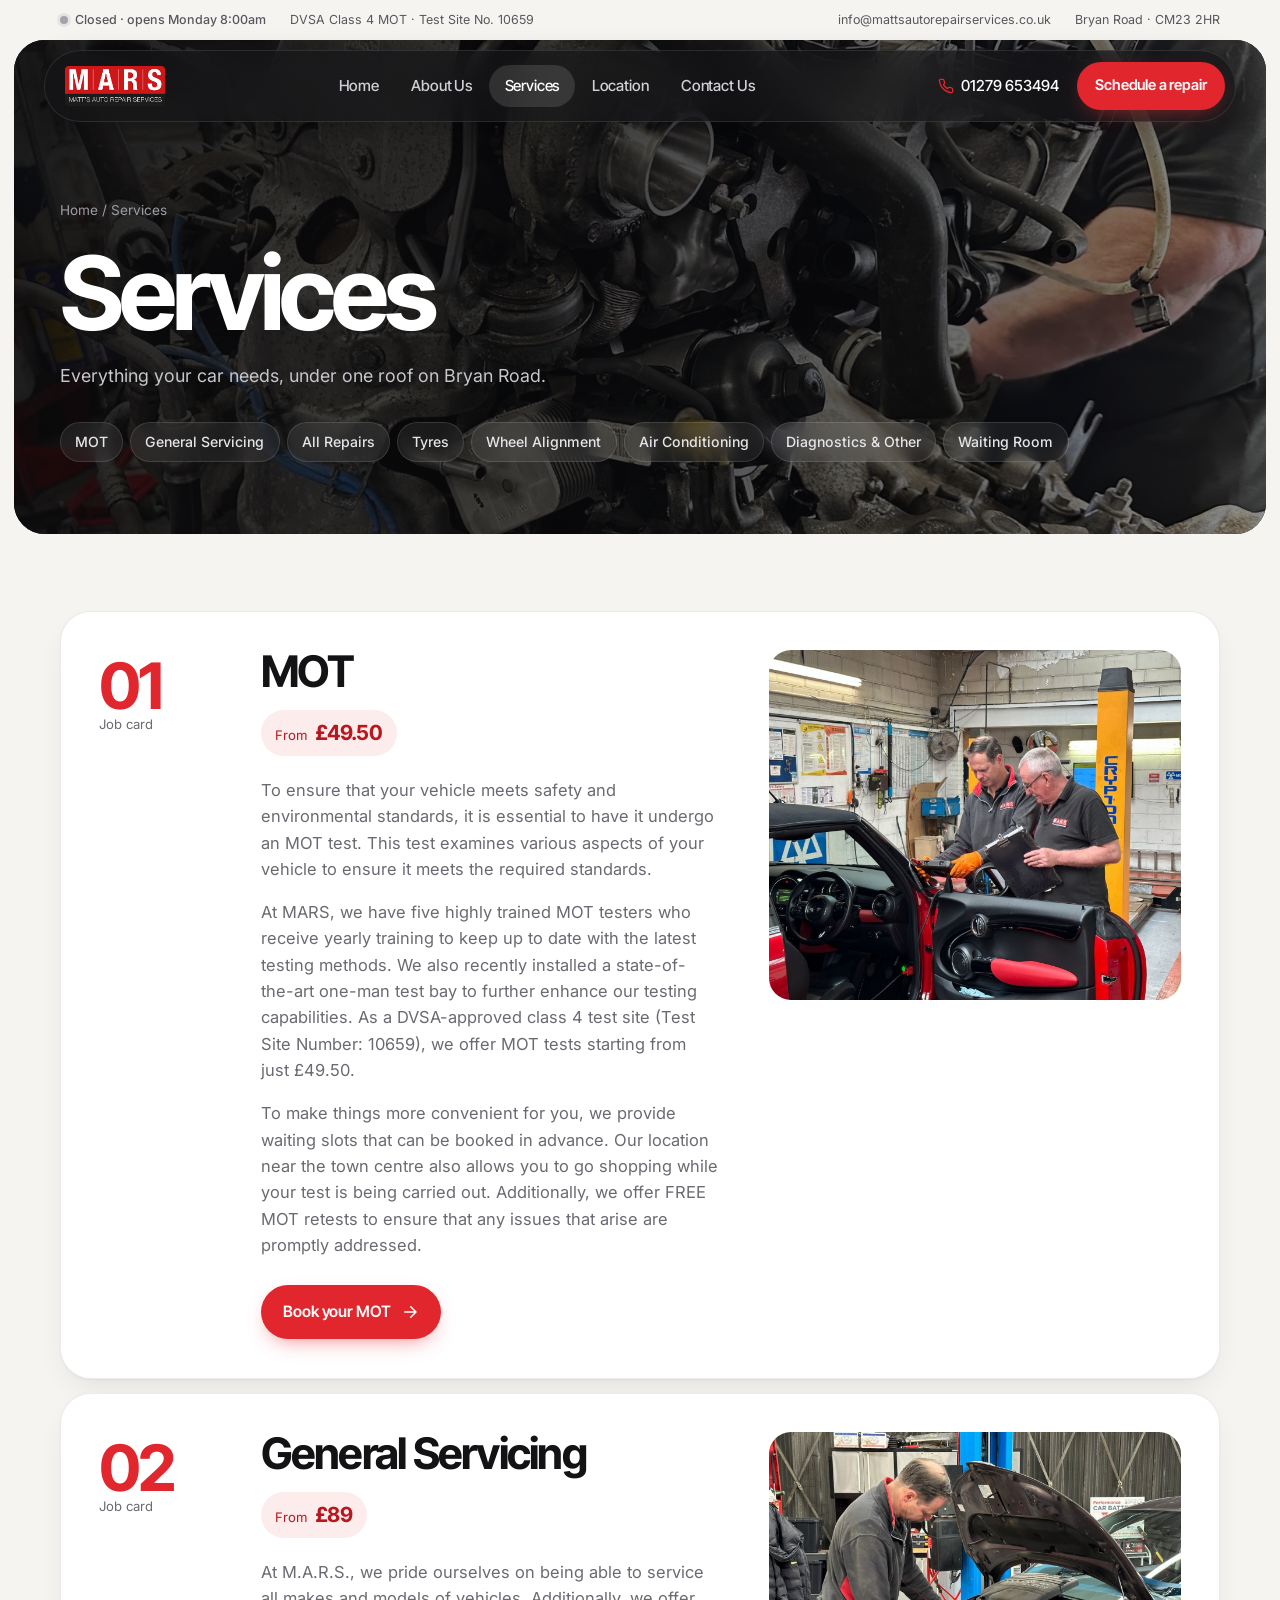
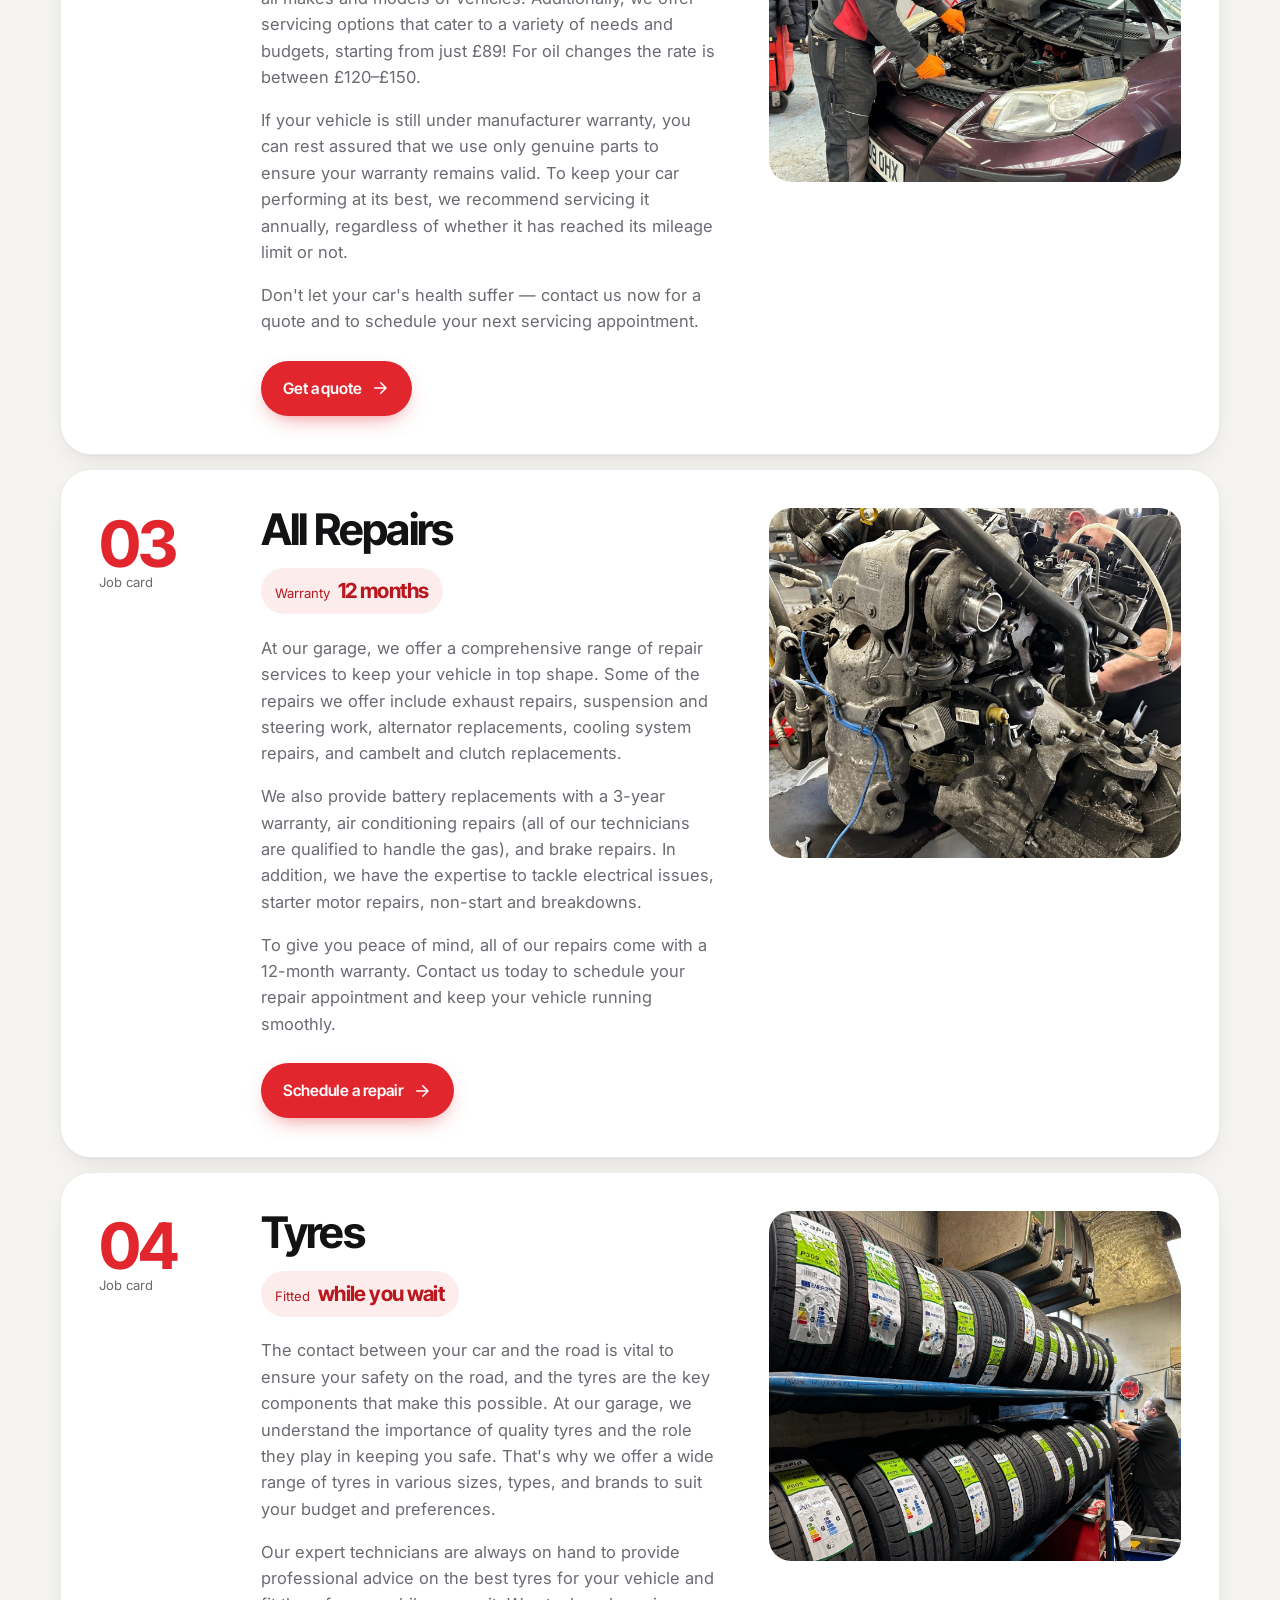
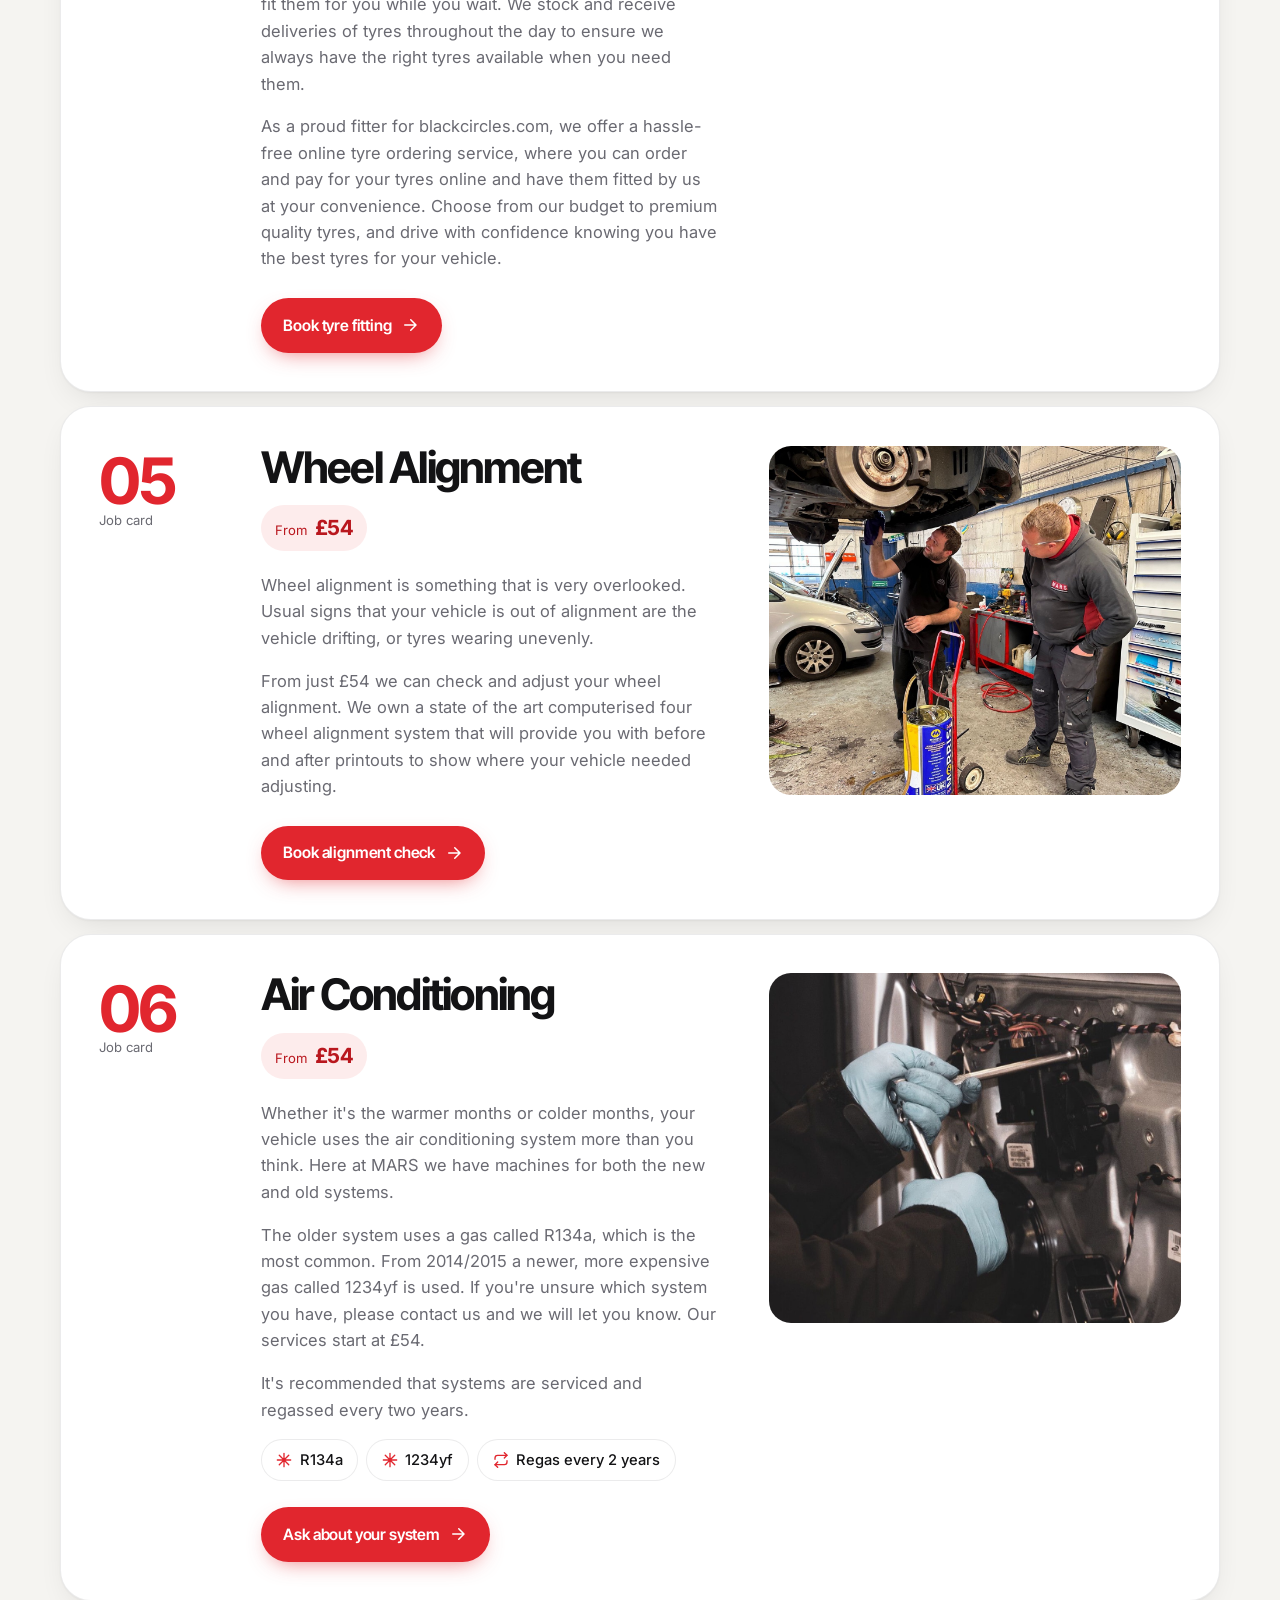
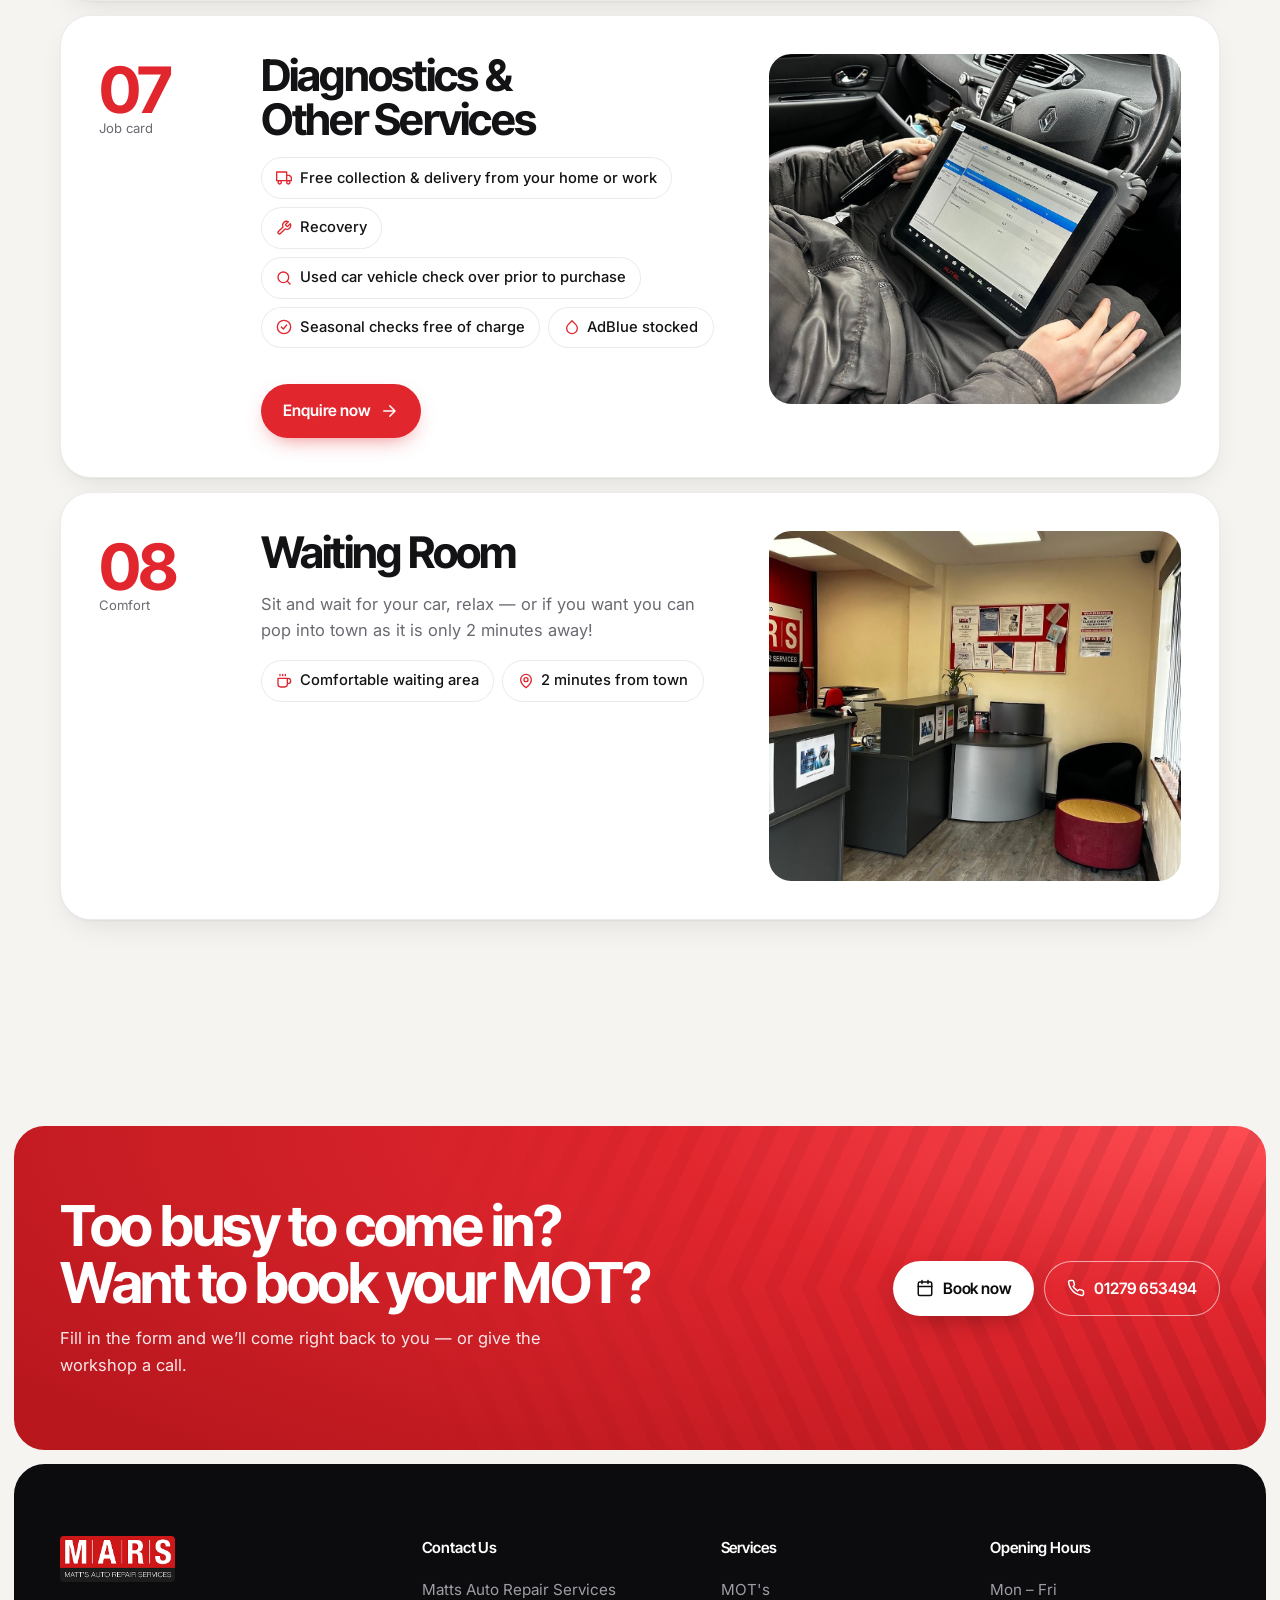
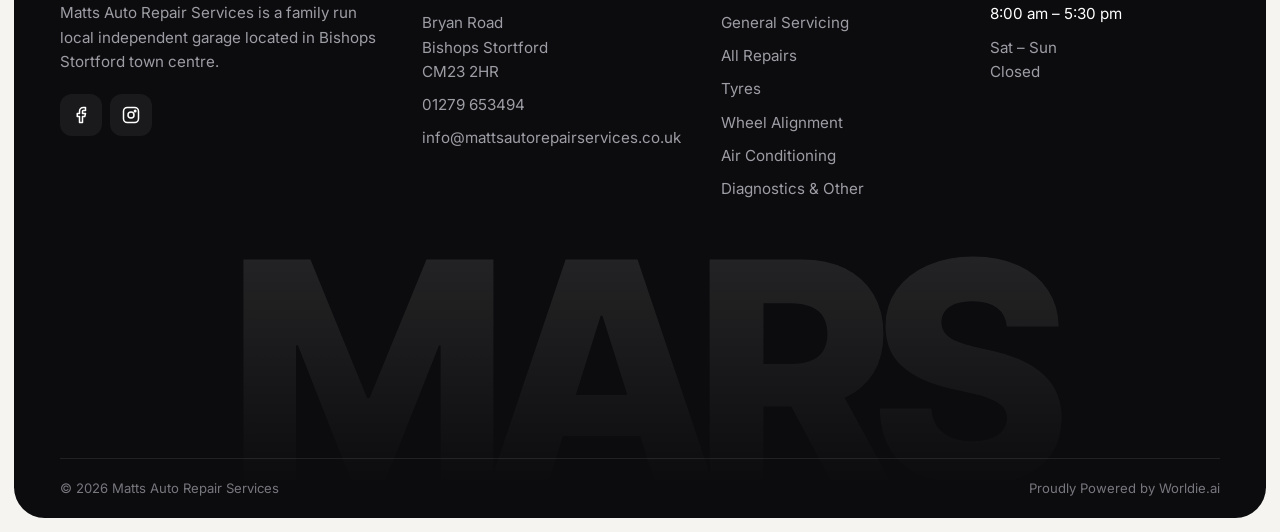
<file: services.html>
<!doctype html>
<html lang="en-GB">
<head>
<meta charset="utf-8">
<meta name="viewport" content="width=device-width, initial-scale=1">
<title>Services | MATTS AUTO REPAIR SERVICES | Bishops Stortford</title>
<meta name="description" content="MOTs from £49.50, servicing from £89, all repairs with a 12-month warranty, tyres, wheel alignment from £54, air conditioning from £54 and diagnostics in Bishop's Stortford.">
<meta name="theme-color" content="#0f0f10">
<link rel="icon" href="assets/img/logo.png">
<link rel="preconnect" href="https://fonts.googleapis.com">
<link rel="preconnect" href="https://fonts.gstatic.com" crossorigin>
<link href="https://fonts.googleapis.com/css2?family=Inter:wght@400;500;600&family=Inter+Tight:wght@500;600;700;800&family=Archivo:wdth,wght@62..125,800&family=JetBrains+Mono:wght@400;700&display=swap" rel="stylesheet">
<link rel="stylesheet" href="assets/css/style.css">
<script type="application/ld+json">
{"@context":"https://schema.org","@type":"AutoRepair","name":"Matts Auto Repair Services","alternateName":"MARS","telephone":"+441279653494","email":"info@mattsautorepairservices.co.uk","url":"https://www.mattsautorepairservices.co.uk/","image":"assets/img/workshop-team.jpg","address":{"@type":"PostalAddress","streetAddress":"Bryan Road","addressLocality":"Bishop's Stortford","postalCode":"CM23 2HR","addressCountry":"GB"},"openingHoursSpecification":[{"@type":"OpeningHoursSpecification","dayOfWeek":["Monday","Tuesday","Wednesday","Thursday","Friday"],"opens":"08:00","closes":"17:30"}],"sameAs":["https://facebook.com/MattsAutoRepairServices","https://instagram.com/mars_mattsautorepairservices"]}
</script>
</head>
<body>
<div class="statusbar">
  <div class="wrap">
    <div class="statusbar__items">
      <span class="open-pill" data-open-status><i></i><span>Mon – Fri · 8:00am – 5:30pm</span></span>
      <span class="hide-md">DVSA Class 4 MOT · Test Site No. 10659</span>
    </div>
    <div class="statusbar__items">
      <a class="hide-md" href="mailto:info@mattsautorepairservices.co.uk">info@mattsautorepairservices.co.uk</a>
      <span>Bryan Road · CM23 2HR</span>
    </div>
  </div>
</div>
<header class="header">
  <div class="wrap">
  <div class="header__bar">
    <a class="brand" href="index.html" aria-label="MARS — Matt's Auto Repair Services, home"><img src="assets/img/logo.png" alt="MARS — Matt's Auto Repair Services" width="174" height="70"></a>
    <nav class="nav" id="nav" aria-label="Main">
      <a href="index.html">Home</a>
      <a href="about.html">About Us</a>
      <a href="services.html" aria-current="page">Services</a>
      <a href="location.html">Location</a>
      <a href="contact.html">Contact Us</a>
      <a class="btn" href="index.html#book"><svg viewBox="0 0 24 24" fill="none" stroke="currentColor" stroke-width="2" stroke-linecap="round" stroke-linejoin="round" aria-hidden="true"><rect x="3" y="4" width="18" height="18" rx="2"/><path d="M16 2v4M8 2v4M3 10h18"/></svg> Schedule a repair</a>
    </nav>
    <div class="header__cta">
      <a class="header__phone" href="tel:01279653494"><svg viewBox="0 0 24 24" fill="none" stroke="currentColor" stroke-width="2" stroke-linecap="round" stroke-linejoin="round" aria-hidden="true"><path d="M22 16.92v3a2 2 0 0 1-2.18 2 19.8 19.8 0 0 1-8.63-3.07 19.5 19.5 0 0 1-6-6A19.8 19.8 0 0 1 2.1 4.18 2 2 0 0 1 4.1 2h3a2 2 0 0 1 2 1.72c.13.96.36 1.9.7 2.81a2 2 0 0 1-.45 2.11L8.1 9.9a16 16 0 0 0 6 6l1.27-1.27a2 2 0 0 1 2.11-.45c.9.34 1.85.57 2.81.7A2 2 0 0 1 22 16.92z"/></svg> 01279 653494</a>
      <a class="btn" href="index.html#book">Schedule a repair</a>
      <button class="burger" aria-label="Menu" aria-expanded="false" aria-controls="nav"><span></span><span></span><span></span></button>
    </div>
  </div>
  </div>
</header>

<main>
<section class="page-hero">
  <div class="hero__bg" style="background-image:url('assets/img/engine-rebuild.jpg')"></div>
  <div class="wrap">
    <div class="crumbs"><a href="index.html">Home</a> / Services</div>
    <h1>Services</h1>
    <p>Everything your car needs, under one roof on Bryan Road.</p>
    <nav class="svc-index" aria-label="Jump to service">
      <a href="#mot">MOT</a><a href="#servicing">General Servicing</a><a href="#repairs">All Repairs</a><a href="#tyres">Tyres</a><a href="#alignment">Wheel Alignment</a><a href="#aircon">Air Conditioning</a><a href="#diagnostics">Diagnostics &amp; Other</a><a href="#waiting">Waiting Room</a>
    </nav>
  </div>
</section>

<section class="section" style="padding-top:clamp(3rem,6vw,5rem)">
  <div class="wrap">

    <article class="svc reveal" id="mot">
      <div class="svc__no"><b>01</b>Job card</div>
      <div>
        <h2>MOT</h2>
        <div class="svc__price"><span>From</span><b>£49.50</b></div>
        <p>To ensure that your vehicle meets safety and environmental standards, it is essential to have it undergo an MOT test. This test examines various aspects of your vehicle to ensure it meets the required standards.</p>
        <p>At MARS, we have five highly trained MOT testers who receive yearly training to keep up to date with the latest testing methods. We also recently installed a state-of-the-art one-man test bay to further enhance our testing capabilities. As a DVSA-approved class 4 test site (Test Site Number: 10659), we offer MOT tests starting from just £49.50.</p>
        <p>To make things more convenient for you, we provide waiting slots that can be booked in advance. Our location near the town centre also allows you to go shopping while your test is being carried out. Additionally, we offer FREE MOT retests to ensure that any issues that arise are promptly addressed.</p>
        <a class="btn" href="index.html#book">Book your MOT <svg viewBox="0 0 24 24" fill="none" stroke="currentColor" stroke-width="2" stroke-linecap="round" stroke-linejoin="round" aria-hidden="true"><path d="M5 12h14M13 5l7 7-7 7"/></svg></a>
      </div>
      <img src="assets/img/mot-check.jpg" alt="MOT inspection in progress" loading="lazy">
    </article>

    <article class="svc reveal" id="servicing">
      <div class="svc__no"><b>02</b>Job card</div>
      <div>
        <h2>General Servicing</h2>
        <div class="svc__price"><span>From</span><b>£89</b></div>
        <p>At M.A.R.S., we pride ourselves on being able to service all makes and models of vehicles. Additionally, we offer servicing options that cater to a variety of needs and budgets, starting from just £89! For oil changes the rate is between £120–£150.</p>
        <p>If your vehicle is still under manufacturer warranty, you can rest assured that we use only genuine parts to ensure your warranty remains valid. To keep your car performing at its best, we recommend servicing it annually, regardless of whether it has reached its mileage limit or not.</p>
        <p>Don't let your car's health suffer — contact us now for a quote and to schedule your next servicing appointment.</p>
        <a class="btn" href="contact.html#enquiry">Get a quote <svg viewBox="0 0 24 24" fill="none" stroke="currentColor" stroke-width="2" stroke-linecap="round" stroke-linejoin="round" aria-hidden="true"><path d="M5 12h14M13 5l7 7-7 7"/></svg></a>
      </div>
      <img src="assets/img/engine-bay.jpg" alt="Technician servicing an engine" loading="lazy">
    </article>

    <article class="svc reveal" id="repairs">
      <div class="svc__no"><b>03</b>Job card</div>
      <div>
        <h2>All Repairs</h2>
        <div class="svc__price"><span>Warranty</span><b>12 months</b></div>
        <p>At our garage, we offer a comprehensive range of repair services to keep your vehicle in top shape. Some of the repairs we offer include exhaust repairs, suspension and steering work, alternator replacements, cooling system repairs, and cambelt and clutch replacements.</p>
        <p>We also provide battery replacements with a 3-year warranty, air conditioning repairs (all of our technicians are qualified to handle the gas), and brake repairs. In addition, we have the expertise to tackle electrical issues, starter motor repairs, non-start and breakdowns.</p>
        <p>To give you peace of mind, all of our repairs come with a 12-month warranty. Contact us today to schedule your repair appointment and keep your vehicle running smoothly.</p>
        <a class="btn" href="index.html#book">Schedule a repair <svg viewBox="0 0 24 24" fill="none" stroke="currentColor" stroke-width="2" stroke-linecap="round" stroke-linejoin="round" aria-hidden="true"><path d="M5 12h14M13 5l7 7-7 7"/></svg></a>
      </div>
      <img src="assets/img/engine-rebuild.jpg" alt="Engine repair in the workshop" loading="lazy">
    </article>

    <article class="svc reveal" id="tyres">
      <div class="svc__no"><b>04</b>Job card</div>
      <div>
        <h2>Tyres</h2>
        <div class="svc__price"><span>Fitted</span><b>while you wait</b></div>
        <p>The contact between your car and the road is vital to ensure your safety on the road, and the tyres are the key components that make this possible. At our garage, we understand the importance of quality tyres and the role they play in keeping you safe. That's why we offer a wide range of tyres in various sizes, types, and brands to suit your budget and preferences.</p>
        <p>Our expert technicians are always on hand to provide professional advice on the best tyres for your vehicle and fit them for you while you wait. We stock and receive deliveries of tyres throughout the day to ensure we always have the right tyres available when you need them.</p>
        <p>As a proud fitter for blackcircles.com, we offer a hassle-free online tyre ordering service, where you can order and pay for your tyres online and have them fitted by us at your convenience. Choose from our budget to premium quality tyres, and drive with confidence knowing you have the best tyres for your vehicle.</p>
        <a class="btn" href="index.html#book">Book tyre fitting <svg viewBox="0 0 24 24" fill="none" stroke="currentColor" stroke-width="2" stroke-linecap="round" stroke-linejoin="round" aria-hidden="true"><path d="M5 12h14M13 5l7 7-7 7"/></svg></a>
      </div>
      <img src="assets/img/tyres.jpg" alt="Tyres in stock" loading="lazy">
    </article>

    <article class="svc reveal" id="alignment">
      <div class="svc__no"><b>05</b>Job card</div>
      <div>
        <h2>Wheel Alignment</h2>
        <div class="svc__price"><span>From</span><b>£54</b></div>
        <p>Wheel alignment is something that is very overlooked. Usual signs that your vehicle is out of alignment are the vehicle drifting, or tyres wearing unevenly.</p>
        <p>From just £54 we can check and adjust your wheel alignment. We own a state of the art computerised four wheel alignment system that will provide you with before and after printouts to show where your vehicle needed adjusting.</p>
        <a class="btn" href="index.html#book">Book alignment check <svg viewBox="0 0 24 24" fill="none" stroke="currentColor" stroke-width="2" stroke-linecap="round" stroke-linejoin="round" aria-hidden="true"><path d="M5 12h14M13 5l7 7-7 7"/></svg></a>
      </div>
      <img src="assets/img/workshop-team.jpg" alt="Car raised on the ramp in the workshop" loading="lazy">
    </article>

    <article class="svc reveal" id="aircon">
      <div class="svc__no"><b>06</b>Job card</div>
      <div>
        <h2>Air Conditioning</h2>
        <div class="svc__price"><span>From</span><b>£54</b></div>
        <p>Whether it's the warmer months or colder months, your vehicle uses the air conditioning system more than you think. Here at MARS we have machines for both the new and old systems.</p>
        <p>The older system uses a gas called R134a, which is the most common. From 2014/2015 a newer, more expensive gas called 1234yf is used. If you're unsure which system you have, please contact us and we will let you know. Our services start at £54.</p>
        <p>It's recommended that systems are serviced and regassed every two years.</p>
        <div class="chips" style="margin:0.4rem 0 1rem"><span class="chip"><svg viewBox="0 0 24 24" fill="none" stroke="currentColor" stroke-width="2" stroke-linecap="round" stroke-linejoin="round" aria-hidden="true"><path d="M12 2v20M4.9 4.9l14.2 14.2M2 12h20M4.9 19.1 19.1 4.9"/></svg> R134a</span><span class="chip"><svg viewBox="0 0 24 24" fill="none" stroke="currentColor" stroke-width="2" stroke-linecap="round" stroke-linejoin="round" aria-hidden="true"><path d="M12 2v20M4.9 4.9l14.2 14.2M2 12h20M4.9 19.1 19.1 4.9"/></svg> 1234yf</span><span class="chip"><svg viewBox="0 0 24 24" fill="none" stroke="currentColor" stroke-width="2" stroke-linecap="round" stroke-linejoin="round" aria-hidden="true"><path d="m17 1 4 4-4 4"/><path d="M3 11V9a4 4 0 0 1 4-4h14"/><path d="m7 23-4-4 4-4"/><path d="M21 13v2a4 4 0 0 1-4 4H3"/></svg> Regas every 2 years</span></div>
        <a class="btn" href="contact.html#enquiry">Ask about your system <svg viewBox="0 0 24 24" fill="none" stroke="currentColor" stroke-width="2" stroke-linecap="round" stroke-linejoin="round" aria-hidden="true"><path d="M5 12h14M13 5l7 7-7 7"/></svg></a>
      </div>
      <img src="assets/img/electrical.jpg" alt="Technician working on vehicle electrics" loading="lazy">
    </article>

    <article class="svc reveal" id="diagnostics">
      <div class="svc__no"><b>07</b>Job card</div>
      <div>
        <h2>Diagnostics &amp; Other Services</h2>
        <div class="chips" style="margin:0.2rem 0 1.6rem">
          <span class="chip"><svg viewBox="0 0 24 24" fill="none" stroke="currentColor" stroke-width="2" stroke-linecap="round" stroke-linejoin="round" aria-hidden="true"><path d="M1 3h15v13H1zM16 8h4l3 3v5h-7"/><circle cx="5.5" cy="18.5" r="2.5"/><circle cx="18.5" cy="18.5" r="2.5"/></svg> Free collection &amp; delivery from your home or work</span>
          <span class="chip"><svg viewBox="0 0 24 24" fill="none" stroke="currentColor" stroke-width="2" stroke-linecap="round" stroke-linejoin="round" aria-hidden="true"><path d="M14.7 6.3a1 1 0 0 0 0 1.4l1.6 1.6a1 1 0 0 0 1.4 0l3.77-3.77a6 6 0 0 1-7.94 7.94l-6.91 6.91a2.12 2.12 0 0 1-3-3l6.91-6.91a6 6 0 0 1 7.94-7.94l-3.76 3.76z"/></svg> Recovery</span>
          <span class="chip"><svg viewBox="0 0 24 24" fill="none" stroke="currentColor" stroke-width="2" stroke-linecap="round" stroke-linejoin="round" aria-hidden="true"><circle cx="11" cy="11" r="8"/><path d="m21 21-4.3-4.3"/></svg> Used car vehicle check over prior to purchase</span>
          <span class="chip"><svg viewBox="0 0 24 24" fill="none" stroke="currentColor" stroke-width="2" stroke-linecap="round" stroke-linejoin="round" aria-hidden="true"><circle cx="12" cy="12" r="10"/><path d="m8 12 3 3 5-6"/></svg> Seasonal checks free of charge</span>
          <span class="chip"><svg viewBox="0 0 24 24" fill="none" stroke="currentColor" stroke-width="2" stroke-linecap="round" stroke-linejoin="round" aria-hidden="true"><path d="M12 2.7 6.3 8.4a8 8 0 1 0 11.4 0z"/></svg> AdBlue stocked</span>
        </div>
        <a class="btn" href="contact.html#enquiry">Enquire now <svg viewBox="0 0 24 24" fill="none" stroke="currentColor" stroke-width="2" stroke-linecap="round" stroke-linejoin="round" aria-hidden="true"><path d="M5 12h14M13 5l7 7-7 7"/></svg></a>
      </div>
      <img src="assets/img/diagnostics-tablet.jpg" alt="Diagnostic tablet connected to a vehicle" loading="lazy">
    </article>

    <article class="svc reveal" id="waiting">
      <div class="svc__no"><b>08</b>Comfort</div>
      <div>
        <h2>Waiting Room</h2>
        <p>Sit and wait for your car, relax — or if you want you can pop into town as it is only 2 minutes away!</p>
        <div class="chips" style="margin-top:1rem"><span class="chip"><svg viewBox="0 0 24 24" fill="none" stroke="currentColor" stroke-width="2" stroke-linecap="round" stroke-linejoin="round" aria-hidden="true"><path d="M17 8h1a4 4 0 1 1 0 8h-1M3 8h14v9a4 4 0 0 1-4 4H7a4 4 0 0 1-4-4z"/><path d="M6 2v2M10 2v2M14 2v2"/></svg> Comfortable waiting area</span><span class="chip"><svg viewBox="0 0 24 24" fill="none" stroke="currentColor" stroke-width="2" stroke-linecap="round" stroke-linejoin="round" aria-hidden="true"><path d="M20 10c0 6-8 12-8 12s-8-6-8-12a8 8 0 0 1 16 0Z"/><circle cx="12" cy="10" r="3"/></svg> 2 minutes from town</span></div>
      </div>
      <img src="assets/img/waiting-room.jpg" alt="The MARS waiting room" loading="lazy">
    </article>

  </div>
</section>
</main>

<section class="cta-band">
  <div class="tread"></div>
  <div class="wrap">
    <div>
      <h2>Too busy to come in?<br>Want to book your MOT?</h2>
      <p>Fill in the form and we’ll come right back to you — or give the workshop a call.</p>
    </div>
    <div class="cta-band__actions">
      <a class="btn" href="contact.html#enquiry"><svg viewBox="0 0 24 24" fill="none" stroke="currentColor" stroke-width="2" stroke-linecap="round" stroke-linejoin="round" aria-hidden="true"><rect x="3" y="4" width="18" height="18" rx="2"/><path d="M16 2v4M8 2v4M3 10h18"/></svg> Book now</a>
      <a class="btn btn--ghost" href="tel:01279653494"><svg viewBox="0 0 24 24" fill="none" stroke="currentColor" stroke-width="2" stroke-linecap="round" stroke-linejoin="round" aria-hidden="true"><path d="M22 16.92v3a2 2 0 0 1-2.18 2 19.8 19.8 0 0 1-8.63-3.07 19.5 19.5 0 0 1-6-6A19.8 19.8 0 0 1 2.1 4.18 2 2 0 0 1 4.1 2h3a2 2 0 0 1 2 1.72c.13.96.36 1.9.7 2.81a2 2 0 0 1-.45 2.11L8.1 9.9a16 16 0 0 0 6 6l1.27-1.27a2 2 0 0 1 2.11-.45c.9.34 1.85.57 2.81.7A2 2 0 0 1 22 16.92z"/></svg> 01279 653494</a>
    </div>
  </div>
</section>

<footer class="footer">
  <div class="wrap">
    <div class="footer__grid">
      <div class="footer__brand">
        <img src="assets/img/logo.png" alt="MARS — Matt's Auto Repair Services" width="174" height="70">
        <p>Matts Auto Repair Services is a family run local independent garage located in Bishops Stortford town centre.</p>
        <div class="socials">
          <a href="https://facebook.com/MattsAutoRepairServices" target="_blank" rel="noopener" aria-label="Facebook"><svg viewBox="0 0 24 24" fill="none" stroke="currentColor" stroke-width="2" stroke-linecap="round" stroke-linejoin="round" aria-hidden="true"><path d="M18 2h-3a5 5 0 0 0-5 5v3H7v4h3v8h4v-8h3l1-4h-4V7a1 1 0 0 1 1-1h3z"/></svg></a>
          <a href="https://instagram.com/mars_mattsautorepairservices" target="_blank" rel="noopener" aria-label="Instagram"><svg viewBox="0 0 24 24" fill="none" stroke="currentColor" stroke-width="2" stroke-linecap="round" stroke-linejoin="round" aria-hidden="true"><rect x="2" y="2" width="20" height="20" rx="5"/><circle cx="12" cy="12" r="4"/><circle cx="17.5" cy="6.5" r="1" fill="currentColor"/></svg></a>
        </div>
      </div>
      <div>
        <h4>Contact Us</h4>
        <ul>
          <li>Matts Auto Repair Services</li>
          <li>Bryan Road<br>Bishops Stortford<br>CM23 2HR</li>
          <li><a href="tel:01279653494">01279 653494</a></li>
          <li><a href="mailto:info@mattsautorepairservices.co.uk">info@mattsautorepairservices.co.uk</a></li>
        </ul>
      </div>
      <div>
        <h4>Services</h4>
        <ul>
          <li><a href="services.html#mot">MOT's</a></li>
          <li><a href="services.html#servicing">General Servicing</a></li>
          <li><a href="services.html#repairs">All Repairs</a></li>
          <li><a href="services.html#tyres">Tyres</a></li>
          <li><a href="services.html#alignment">Wheel Alignment</a></li>
          <li><a href="services.html#aircon">Air Conditioning</a></li>
          <li><a href="services.html#diagnostics">Diagnostics &amp; Other</a></li>
        </ul>
      </div>
      <div>
        <h4>Opening Hours</h4>
        <ul>
          <li>Mon – Fri<br><span style="color:#fff">8:00 am – 5:30 pm</span></li>
          <li>Sat – Sun<br>Closed</li>
        </ul>
      </div>
    </div>
    <div class="footer__wordmark" aria-hidden="true"><span>M</span><span>A</span><span>R</span><span>S</span></div>
    <div class="footer__base">
      <span>© <span data-year>2026</span> Matts Auto Repair Services</span>
      <span>Proudly Powered by Worldie.ai</span>
    </div>
  </div>
</footer>

<div class="mobile-bar">
  <a class="btn btn--ghost" href="tel:01279653494"><svg viewBox="0 0 24 24" fill="none" stroke="currentColor" stroke-width="2" stroke-linecap="round" stroke-linejoin="round" aria-hidden="true"><path d="M22 16.92v3a2 2 0 0 1-2.18 2 19.8 19.8 0 0 1-8.63-3.07 19.5 19.5 0 0 1-6-6A19.8 19.8 0 0 1 2.1 4.18 2 2 0 0 1 4.1 2h3a2 2 0 0 1 2 1.72c.13.96.36 1.9.7 2.81a2 2 0 0 1-.45 2.11L8.1 9.9a16 16 0 0 0 6 6l1.27-1.27a2 2 0 0 1 2.11-.45c.9.34 1.85.57 2.81.7A2 2 0 0 1 22 16.92z"/></svg> Call</a>
  <a class="btn" href="index.html#book"><svg viewBox="0 0 24 24" fill="none" stroke="currentColor" stroke-width="2" stroke-linecap="round" stroke-linejoin="round" aria-hidden="true"><rect x="3" y="4" width="18" height="18" rx="2"/><path d="M16 2v4M8 2v4M3 10h18"/></svg> Book</a>
</div>

<script src="assets/js/main.js"></script>
</body>
</html>
</file>
<file: assets/css/style.css>
/* ============================================================
   MARS — Matt's Auto Repair Services
   Modern workshop design system
   ============================================================ */

:root {
  --red: #e1262e;
  --red-deep: #b9171e;
  --red-soft: #fdecec;
  --ink: #0c0c0e;
  --ink-2: #151518;
  --ink-3: #1f1f23;
  --line-dark: rgba(255, 255, 255, 0.09);
  --glass: rgba(20, 20, 23, 0.62);
  --bg: #f5f4f1;
  --surface: #ffffff;
  --line: rgba(12, 12, 14, 0.08);
  --text: #131315;
  --muted: #6a6a72;
  --muted-dark: #9d9da5;
  --plate: #f6c400;
  --plate-blue: #0b3d91;
  --pass: #1f9d55;
  --pass-soft: #e5f6ec;

  --f-display: "Inter Tight", "Inter", system-ui, sans-serif;
  --f-body: "Inter", system-ui, sans-serif;
  --f-plate: "Archivo", system-ui, sans-serif;
  --f-mono: "JetBrains Mono", ui-monospace, monospace;

  --wrap: 1240px;
  --gutter: clamp(16px, 4vw, 40px);
  --inset: clamp(8px, 1.2vw, 14px);
  --r-xl: clamp(22px, 2.4vw, 32px);
  --r-lg: 22px;
  --r: 14px;
  --shadow: 0 1px 2px rgba(0,0,0,0.04), 0 12px 32px -12px rgba(0,0,0,0.12);
  --shadow-lg: 0 30px 70px -25px rgba(0,0,0,0.35);
  --ease: cubic-bezier(.2, .7, .2, 1);
}

*, *::before, *::after { box-sizing: border-box; }
html { scroll-behavior: smooth; -webkit-text-size-adjust: 100%; }
[id] { scroll-margin-top: 100px; }
body {
  margin: 0;
  overflow-x: clip;
  font-family: var(--f-body);
  color: var(--text);
  background: var(--bg);
  line-height: 1.6;
  font-size: 16.5px;
  -webkit-font-smoothing: antialiased;
  text-rendering: optimizeLegibility;
}
img { max-width: 100%; display: block; }
a { color: inherit; }
button, input, textarea, select { font: inherit; color: inherit; }
::selection { background: var(--red); color: #fff; }

.wrap { width: 100%; max-width: var(--wrap); margin: 0 auto; padding: 0 var(--gutter); }

/* ---------- Type ---------- */
h1, h2, h3, .display {
  font-family: var(--f-display);
  font-weight: 700;
  line-height: 1;
  letter-spacing: -0.04em;
  margin: 0;
  text-wrap: balance;
}
h1 { font-size: clamp(2.7rem, 6.6vw, 5.8rem); letter-spacing: -0.05em; line-height: 0.96; }
h2 { font-size: clamp(2.1rem, 4.6vw, 3.9rem); }
h3 { font-size: clamp(1.2rem, 1.8vw, 1.45rem); letter-spacing: -0.025em; line-height: 1.15; }
p { margin: 0 0 1em; }
.lede { font-size: clamp(1.05rem, 1.4vw, 1.2rem); color: var(--muted); max-width: 58ch; line-height: 1.55; }
.red { color: var(--red); }

.tag {
  display: inline-flex; align-items: center; gap: 0.55em;
  font-size: 0.8rem; font-weight: 500; letter-spacing: 0;
  padding: 0.42em 0.95em 0.42em 0.8em;
  border-radius: 999px;
  background: var(--surface);
  border: 1px solid var(--line);
  color: var(--text);
}
.tag::before { content: ""; width: 7px; height: 7px; border-radius: 50%; background: var(--red); box-shadow: 0 0 0 3px rgba(225,38,46,0.15); }
.section--ink .tag, .hero .tag, .page-hero .tag, .info-card .tag {
  background: rgba(255,255,255,0.06); border-color: rgba(255,255,255,0.12); color: #e6e6ea;
  backdrop-filter: blur(8px); -webkit-backdrop-filter: blur(8px);
}

/* ---------- Buttons ---------- */
.btn {
  --bg: var(--red);
  --fg: #fff;
  display: inline-flex; align-items: center; gap: 0.6em;
  padding: 0.95em 1.45em;
  background: var(--bg); color: var(--fg);
  font-family: var(--f-display); font-weight: 600; font-size: 0.98rem; letter-spacing: -0.01em;
  text-decoration: none; white-space: nowrap;
  border: 0; border-radius: 999px; cursor: pointer;
  transition: transform 0.25s var(--ease), background 0.2s, box-shadow 0.25s;
  box-shadow: 0 8px 22px -10px rgba(225,38,46,0.7);
}
.btn:hover { background: var(--red-deep); transform: translateY(-1px); }
.btn svg { width: 18px; height: 18px; flex: none; transition: transform 0.25s var(--ease); }
.btn:hover svg:last-child { transform: translateX(3px); }
.btn--ghost { --bg: transparent; --fg: currentColor; box-shadow: inset 0 0 0 1px currentColor; }
.btn--ghost:hover { background: rgba(255,255,255,0.08); }
.btn--ink { --bg: var(--ink); box-shadow: 0 8px 22px -12px rgba(0,0,0,0.6); }
.btn--ink:hover { background: var(--ink-3); }

/* ---------- Status bar ---------- */
.statusbar { color: #57575e; font-size: 0.78rem; }
.statusbar .wrap { display: flex; gap: 1.5rem; align-items: center; justify-content: space-between; min-height: 40px; }
.statusbar a { text-decoration: none; }
.statusbar a:hover { color: var(--text); }
.statusbar__items { display: flex; gap: 1.5rem; white-space: nowrap; }
.open-pill { display: inline-flex; align-items: center; gap: 0.55em; font-weight: 500; }
.open-pill i { width: 8px; height: 8px; border-radius: 50%; background: #a3a3aa; box-shadow: 0 0 0 3px rgba(163,163,170,0.2); }
.open-pill.is-open i { background: #22c55e; box-shadow: 0 0 0 3px rgba(34,197,94,0.22); animation: blink 2s infinite; }
@keyframes blink { 50% { opacity: 0.35; } }
@media (max-width: 1100px) { .statusbar .hide-md { display: none; } }
@media (max-width: 720px) { .statusbar__items + .statusbar__items { display: none; } }

/* ---------- Floating header ---------- */
.header { position: sticky; top: 0; z-index: 50; height: 82px; padding-top: 10px; margin-bottom: -82px; pointer-events: none; }
.header .wrap { height: 72px; padding-inline: calc(var(--inset) + 10px); }
.header__bar {
  pointer-events: auto;
  height: 100%;
  display: flex; align-items: center; justify-content: space-between; gap: 1rem;
  padding: 0 10px 0 20px;
  background: var(--glass);
  backdrop-filter: blur(18px) saturate(1.4); -webkit-backdrop-filter: blur(18px) saturate(1.4);
  border: 1px solid rgba(255,255,255,0.1);
  border-radius: 999px;
  color: #fff;
  box-shadow: 0 10px 40px -12px rgba(0,0,0,0.45);
  position: relative;
}
.brand img { height: 40px; width: auto; border-radius: 4px; }
.nav { display: flex; align-items: center; gap: 2px; }
.nav a {
  text-decoration: none; white-space: nowrap;
  font-family: var(--f-display); font-weight: 500; font-size: 0.95rem; letter-spacing: -0.01em;
  padding: 0.55em 1em; border-radius: 999px;
  color: #cfcfd5;
  transition: background 0.2s, color 0.2s;
}
.nav a:hover { color: #fff; background: rgba(255,255,255,0.07); }
.nav a[aria-current="page"] { color: #fff; background: rgba(255,255,255,0.12); }
.header__cta { display: flex; gap: 0.5rem; align-items: center; }
.header__phone { font-family: var(--f-display); font-weight: 500; font-size: 0.95rem; text-decoration: none; color: #fff; display: flex; align-items: center; gap: 0.5em; padding: 0 0.6rem; }
.header__phone svg { width: 16px; height: 16px; color: var(--red); }
.header .btn { padding: 0.8em 1.25em; font-size: 0.92rem; }
@media (max-width: 1180px) { .header__phone { display: none; } }
.burger { display: none; background: rgba(255,255,255,0.08); border: 0; width: 48px; height: 48px; border-radius: 50%; cursor: pointer; padding: 15px 14px; }
.burger span { display: block; height: 2px; background: #fff; margin: 4px 0; border-radius: 2px; transition: transform 0.25s, opacity 0.25s; }
.nav-open .burger span:nth-child(1) { transform: translateY(6px) rotate(45deg); }
.nav-open .burger span:nth-child(2) { opacity: 0; }
.nav-open .burger span:nth-child(3) { transform: translateY(-6px) rotate(-45deg); }

@media (max-width: 960px) {
  .header__bar { padding-left: 16px; padding-right: 8px; }
  .burger { display: block; }
  .header__cta .btn { display: none; }
  .nav {
    position: absolute; top: calc(100% + 8px); left: 0; right: 0;
    flex-direction: column; align-items: stretch; gap: 2px;
    background: rgba(16,16,19,0.96);
    backdrop-filter: blur(18px); -webkit-backdrop-filter: blur(18px);
    border: 1px solid rgba(255,255,255,0.1);
    border-radius: 24px; padding: 10px;
    max-height: calc(100vh - 110px); overflow-y: auto;
    transform: translateY(-8px) scale(0.98); opacity: 0; visibility: hidden; pointer-events: none;
    transition: transform 0.25s var(--ease), opacity 0.25s, visibility 0s linear 0.25s;
  }
  .nav a { font-size: 1.15rem; padding: 0.85em 1em; border-radius: 16px; }
  .nav .btn { margin-top: 8px; justify-content: center; display: flex; padding: 1em; font-size: 1rem; }
  .nav-open .nav { transform: none; opacity: 1; visibility: visible; pointer-events: auto; transition-delay: 0s; }
}
@media (min-width: 961px) { .nav .btn { display: none; } }

/* ---------- Hero ---------- */
.hero, .page-hero {
  position: relative; isolation: isolate; overflow: hidden;
  margin: 0 var(--inset);
  border-radius: var(--r-xl);
  background: var(--ink);
  color: #fff;
}
.hero__bg { position: absolute; inset: 0; z-index: -1; background-size: cover; background-position: center 35%; transform: scale(1.04); animation: heroZoom 14s var(--ease) forwards; }
@keyframes heroZoom { to { transform: scale(1); } }
.hero__bg::after {
  content: ""; position: absolute; inset: 0;
  background:
    linear-gradient(100deg, rgba(10,10,12,0.94) 0%, rgba(10,10,12,0.78) 42%, rgba(10,10,12,0.25) 100%),
    linear-gradient(0deg, rgba(10,10,12,0.9) 0%, rgba(10,10,12,0) 45%);
}
.hero .wrap {
  min-height: min(900px, calc(100svh - 54px));
  padding-top: calc(72px + clamp(3.5rem, 8vw, 6.5rem));
  padding-bottom: clamp(1.5rem, 3vw, 2rem);
  display: grid; grid-template-columns: 1fr auto; grid-template-rows: 1fr auto; gap: 2rem 3rem; align-items: end;
}
.hero__content { align-self: center; }
.hero h1 { max-width: 12ch; margin-top: 1.4rem; }
.hero h1 .red { background: linear-gradient(90deg, #ff4b52, var(--red)); -webkit-background-clip: text; background-clip: text; color: transparent; }
.hero__lede { color: #c6c6cd; font-size: clamp(1.05rem, 1.5vw, 1.2rem); max-width: 44ch; margin: 1.5rem 0 2rem; }

.hero__card {
  align-self: center;
  width: 300px;
  background: rgba(255,255,255,0.07);
  border: 1px solid rgba(255,255,255,0.12);
  backdrop-filter: blur(20px) saturate(1.3); -webkit-backdrop-filter: blur(20px) saturate(1.3);
  border-radius: var(--r-lg);
  padding: 1.3rem;
  display: grid; gap: 0.9rem;
}
.hero__card .open-pill { font-size: 0.85rem; color: #fff; }
.hero__card-row { display: flex; gap: 0.8rem; align-items: center; padding-top: 0.9rem; border-top: 1px solid rgba(255,255,255,0.1); }
.hero__card-row svg { width: 34px; height: 34px; padding: 8px; border-radius: 10px; background: rgba(225,38,46,0.18); color: #ff5c62; flex: none; }
.hero__card-row small { display: block; font-size: 0.75rem; color: var(--muted-dark); }
.hero__card-row strong { font-family: var(--f-display); font-weight: 600; font-size: 1rem; letter-spacing: -0.01em; }

/* UK number plate input */
.plate-form { display: flex; flex-wrap: wrap; gap: 0.6rem; align-items: stretch; max-width: 600px; padding: 8px; border-radius: 22px; background: rgba(255,255,255,0.06); border: 1px solid rgba(255,255,255,0.1); backdrop-filter: blur(12px); -webkit-backdrop-filter: blur(12px); }
.plate {
  flex: 1 1 280px; display: flex;
  background: var(--plate); border-radius: 14px; border: 2px solid #111;
  overflow: hidden; height: 62px;
  transition: box-shadow 0.2s;
}
.plate:focus-within { box-shadow: 0 0 0 4px rgba(246,196,0,0.35); }
.plate__band {
  width: 44px; flex: none; background: var(--plate-blue); color: #fff;
  display: flex; flex-direction: column; align-items: center; justify-content: flex-end; padding-bottom: 7px;
  font-family: var(--f-plate); font-weight: 800; font-size: 0.78rem;
}
.plate__band svg { width: 22px; height: 22px; margin-bottom: auto; margin-top: 8px; }
.plate input {
  flex: 1; min-width: 0; border: 0; outline: 0; background: transparent;
  font-family: var(--f-plate); font-variation-settings: "wdth" 70; font-weight: 800;
  font-size: clamp(1.6rem, 3.6vw, 2.1rem); letter-spacing: 0.06em; text-transform: uppercase; text-align: center; color: #111;
}
.plate input::placeholder { color: rgba(17,17,17,0.32); }
.plate-form .btn { height: 62px; border-radius: 14px; padding-inline: 1.6em; flex: 1 1 auto; justify-content: center; }
@media (min-width: 560px) { .plate-form .btn { flex: 0 0 auto; } }
.plate-note { font-size: 0.85rem; color: var(--muted-dark); margin-top: 0.9rem; }
.plate-note a { color: #fff; }

.hero__meta { grid-column: 1 / -1; display: grid; grid-template-columns: repeat(4, 1fr); gap: 10px; }
.hero__meta div {
  padding: 1rem 1.2rem; border-radius: 18px;
  background: rgba(255,255,255,0.06); border: 1px solid rgba(255,255,255,0.09);
  backdrop-filter: blur(14px); -webkit-backdrop-filter: blur(14px);
}
.hero__meta b { display: block; font-family: var(--f-display); font-size: clamp(1.4rem, 2.2vw, 1.9rem); font-weight: 700; letter-spacing: -0.04em; line-height: 1.1; }
.hero__meta span { font-size: 0.82rem; color: var(--muted-dark); }
@media (max-width: 1000px) {
  .hero .wrap { grid-template-columns: 1fr; }
  .hero__card { display: none; }
}
@media (max-width: 720px) { .hero__meta { grid-template-columns: 1fr 1fr; } .hero .wrap { min-height: 0; } }

/* ---------- Page hero (inner pages) ---------- */
.page-hero .hero__bg::after { background: linear-gradient(100deg, rgba(10,10,12,0.92) 0%, rgba(10,10,12,0.68) 60%, rgba(10,10,12,0.45) 100%); }
.page-hero .wrap { padding-top: calc(72px + clamp(3rem, 7vw, 5.5rem)); padding-bottom: clamp(3rem, 6vw, 4.5rem); }
.page-hero h1 { font-size: clamp(3rem, 8vw, 6.6rem); }
.page-hero p { color: #c6c6cd; max-width: 52ch; margin-top: 1.2rem; font-size: 1.12rem; }
.crumbs { font-size: 0.85rem; color: var(--muted-dark); margin-bottom: 1.4rem; }
.crumbs a { text-decoration: none; }
.crumbs a:hover { color: #fff; }

/* ---------- Price marquee ---------- */
.tariff { overflow: hidden; padding: clamp(1.4rem, 3vw, 2.2rem) 0; -webkit-mask-image: linear-gradient(90deg, transparent, #000 8%, #000 92%, transparent); mask-image: linear-gradient(90deg, transparent, #000 8%, #000 92%, transparent); }
.tariff__track { display: flex; width: max-content; animation: ticker 45s linear infinite; }
.tariff:hover .tariff__track { animation-play-state: paused; }
.tariff__item { display: flex; align-items: baseline; gap: 0.6rem; padding: 0 1.6rem; white-space: nowrap; position: relative; }
.tariff__item::after { content: ""; position: absolute; right: -4px; top: 50%; width: 8px; height: 8px; border-radius: 50%; background: var(--red); transform: translateY(-30%); }
.tariff__item span { font-size: 0.95rem; color: var(--muted); }
.tariff__item b { font-family: var(--f-display); font-weight: 700; font-size: clamp(1.4rem, 2.4vw, 1.9rem); letter-spacing: -0.04em; }
@keyframes ticker { to { transform: translateX(-50%); } }
@media (prefers-reduced-motion: reduce) { .tariff__track { animation: none; } }

/* ---------- Sections ---------- */
.section { padding: clamp(4.5rem, 9vw, 7.5rem) 0; }
.section--ink { background: var(--ink); color: #fff; margin: 0 var(--inset); border-radius: var(--r-xl); }
.section--ink .lede { color: var(--muted-dark); }
.section--paper2 { background: transparent; }
.section__head { display: grid; grid-template-columns: 1fr auto; gap: 2rem; align-items: end; margin-bottom: clamp(2.2rem, 4.5vw, 3.5rem); }
.section__head h2 { margin-top: 1.1rem; }
@media (max-width: 760px) { .section__head { grid-template-columns: 1fr; gap: 1.2rem; } }

/* ---------- Why MARS — inspection cards ---------- */
.checklist { display: grid; grid-template-columns: repeat(3, 1fr); gap: 14px; }
.check {
  background: var(--surface); border: 1px solid var(--line); border-radius: var(--r-lg);
  padding: 1.6rem 1.6rem 1.8rem;
  box-shadow: var(--shadow);
  transition: transform 0.35s var(--ease), box-shadow 0.35s var(--ease);
}
.checklist .check:hover { transform: translateY(-4px); box-shadow: 0 1px 2px rgba(0,0,0,0.04), 0 24px 48px -18px rgba(0,0,0,0.2); }
.check__top { display: flex; justify-content: space-between; align-items: center; margin-bottom: 2.4rem; }
.check__icon { width: 48px; height: 48px; border-radius: 14px; background: var(--red-soft); color: var(--red); display: grid; place-items: center; }
.check__icon svg { width: 22px; height: 22px; }
.check__no { font-size: 0.8rem; color: var(--muted); font-variant-numeric: tabular-nums; }
.stamp {
  font-size: 0.75rem; font-weight: 600; color: var(--pass); background: var(--pass-soft);
  border-radius: 999px; padding: 0.35em 0.75em 0.35em 0.6em;
  display: inline-flex; align-items: center; gap: 0.35em;
}
.stamp svg { width: 13px; height: 13px; }
.check h3 { margin-bottom: 0.55rem; }
.check p { color: var(--muted); margin: 0; font-size: 0.97rem; }
.check__meta { display: flex; gap: 0.6rem; align-items: center; }
@media (max-width: 900px) { .checklist { grid-template-columns: 1fr 1fr; } }
@media (max-width: 600px) { .checklist { grid-template-columns: 1fr; } .check__top { margin-bottom: 1.6rem; } }

/* ---------- Service bays ---------- */
.bays { display: grid; grid-template-columns: 290px 1fr; gap: clamp(1.2rem, 3vw, 2.5rem); align-items: start; }
.bay-tabs { display: flex; flex-direction: column; gap: 6px; }
.bay-tab {
  display: grid; grid-template-columns: auto 1fr auto; gap: 0.9rem; align-items: center;
  text-align: left; cursor: pointer;
  padding: 1rem 1.1rem; border-radius: 16px;
  background: transparent; border: 1px solid var(--line-dark);
  color: var(--muted-dark);
  transition: background 0.25s, color 0.25s, border-color 0.25s;
}
.bay-tab small { font-family: var(--f-mono); font-size: 0.7rem; }
.bay-tab strong { font-family: var(--f-display); font-weight: 600; font-size: 1.15rem; letter-spacing: -0.02em; line-height: 1.1; }
.bay-tab em { font-style: normal; font-size: 0.82rem; }
.bay-tab:hover { color: #fff; background: rgba(255,255,255,0.04); }
.bay-tab[aria-selected="true"] { background: #fff; color: var(--ink); border-color: #fff; }
.bay-tab[aria-selected="true"] small { color: var(--red); }

.jobcard {
  background: var(--ink-2); border: 1px solid var(--line-dark); border-radius: var(--r-xl);
  padding: 10px; display: grid; grid-template-columns: 1.05fr 1fr; gap: 10px;
  animation: fadeUp 0.5s var(--ease);
}
.jobcard[hidden] { display: none; }
@keyframes fadeUp { from { opacity: 0; transform: translateY(10px); } }
.jobcard__img { position: relative; min-height: 440px; border-radius: calc(var(--r-xl) - 8px); overflow: hidden; }
.jobcard__img img { position: absolute; inset: 0; width: 100%; height: 100%; object-fit: cover; }
.jobcard__price {
  position: absolute; left: 12px; bottom: 12px;
  background: rgba(12,12,14,0.6); backdrop-filter: blur(14px); -webkit-backdrop-filter: blur(14px);
  border: 1px solid rgba(255,255,255,0.14);
  color: #fff; padding: 0.75rem 1.1rem; border-radius: 16px;
}
.jobcard__price span { display: block; font-size: 0.75rem; color: #c6c6cd; }
.jobcard__price b { font-family: var(--f-display); font-size: 1.9rem; font-weight: 700; letter-spacing: -0.04em; line-height: 1.1; }
.jobcard__body { padding: clamp(1.2rem, 2.6vw, 2rem); display: flex; flex-direction: column; }
.jobcard__meta { display: flex; justify-content: space-between; gap: 1rem; font-family: var(--f-mono); font-size: 0.72rem; color: var(--muted-dark); margin-bottom: 1.4rem; }
.jobcard__meta span:first-child { color: #ff6b70; }
.jobcard h3 { font-size: clamp(1.8rem, 2.8vw, 2.4rem); letter-spacing: -0.04em; margin-bottom: 1rem; }
.jobcard__intro { color: #ff6b70; font-weight: 500; font-size: 0.95rem; margin-bottom: 0.4rem; }
.jobcard p { color: #b0b0b8; font-size: 0.97rem; }
.jobcard__body .btn { margin-top: auto; align-self: flex-start; }
.jobcard__ticks { list-style: none; padding: 0; margin: 0.2rem 0 1.6rem; display: grid; gap: 0.55rem; }
.jobcard__ticks li { display: flex; gap: 0.65rem; font-size: 0.95rem; color: #e4e4e8; }
.jobcard__ticks svg { width: 20px; height: 20px; padding: 3px; border-radius: 50%; background: rgba(225,38,46,0.18); color: #ff5c62; flex: none; margin-top: 2px; }
@media (max-width: 1100px) {
  .bays { grid-template-columns: 1fr; }
  .bay-tabs { flex-direction: row; overflow-x: auto; scrollbar-width: none; margin: 0 calc(var(--gutter) * -1); padding: 0 var(--gutter); }
  .bay-tabs::-webkit-scrollbar { display: none; }
  .bay-tab { grid-template-columns: auto auto; border-radius: 999px; padding: 0.7rem 1.1rem; flex: none; }
  .bay-tab em { display: none; }
  .bay-tab strong { font-size: 1rem; }
}
@media (max-width: 720px) { .jobcard { grid-template-columns: 1fr; } .jobcard__img { min-height: 260px; } }

/* ---------- Big statement ---------- */
.statement { padding: clamp(5rem, 11vw, 9rem) 0 clamp(3rem, 6vw, 4.5rem); overflow: hidden; }
.statement__line { font-family: var(--f-display); font-weight: 700; line-height: 0.95; font-size: clamp(3rem, 10.5vw, 9.4rem); letter-spacing: -0.06em; }
.statement__line:nth-child(2) { padding-left: 8vw; color: #b8b6b0; }
.statement__line:nth-child(3) { padding-left: 16vw; background: linear-gradient(90deg, var(--red), #ff5a5f); -webkit-background-clip: text; background-clip: text; color: transparent; padding-bottom: 0.08em; }
.statement__foot { display: grid; grid-template-columns: 1fr 1fr; gap: 2rem; margin-top: clamp(2.5rem, 5vw, 4rem); align-items: center; }
.statement__foot p { margin: 0; max-width: 46ch; color: var(--muted); font-size: 1.1rem; }
@media (max-width: 760px) { .statement__foot { grid-template-columns: 1fr; } .statement__line:nth-child(2) { padding-left: 5vw; } .statement__line:nth-child(3) { padding-left: 10vw; } }

/* ---------- Values ---------- */
.values { display: grid; grid-template-columns: repeat(4, 1fr); gap: 14px; }
.value { background: var(--surface); border: 1px solid var(--line); border-radius: var(--r-lg); padding: 1.6rem 1.5rem 1.8rem; box-shadow: var(--shadow); }
.value__icon { width: 48px; height: 48px; border-radius: 14px; background: var(--ink); color: #fff; display: grid; place-items: center; margin-bottom: 2rem; }
.value__icon svg { width: 22px; height: 22px; }
.value h3 { margin-bottom: 0.55rem; }
.value p { color: var(--muted); font-size: 0.95rem; margin: 0; }
@media (max-width: 960px) { .values { grid-template-columns: 1fr 1fr; } }
@media (max-width: 560px) { .values { grid-template-columns: 1fr; } }

/* ---------- Odometer stats ---------- */
.odo-grid { display: grid; grid-template-columns: repeat(4, 1fr); gap: 12px; }
.odo { border: 1px solid var(--line-dark); border-radius: var(--r-lg); padding: 1.5rem; background: linear-gradient(160deg, var(--ink-3), var(--ink-2)); }
.odo__label { font-family: var(--f-mono); font-size: 0.72rem; color: var(--muted-dark); }
.odo__digits { display: flex; gap: 4px; margin: 1.6rem 0 0.7rem; }
.odo__digits span {
  min-width: 0.8em; text-align: center;
  font-family: var(--f-mono); font-weight: 700; font-size: clamp(1.9rem, 3.4vw, 2.6rem); line-height: 1.3;
  background: #050506; color: #fff; border-radius: 8px; padding: 0 0.1em;
  box-shadow: inset 0 0 0 1px rgba(255,255,255,0.07), inset 0 -12px 18px rgba(255,255,255,0.04);
}
.odo__digits span.u { background: var(--red); }
.odo__unit { font-family: var(--f-display); font-weight: 600; font-size: 1.05rem; letter-spacing: -0.02em; }
@media (max-width: 900px) { .odo-grid { grid-template-columns: 1fr 1fr; } }
@media (max-width: 460px) { .odo-grid { grid-template-columns: 1fr; } }

/* ---------- Split / media ---------- */
.split { display: grid; grid-template-columns: 1fr 1fr; gap: clamp(2rem, 5vw, 5rem); align-items: center; }
.split--rev > :first-child { order: 2; }
.photo-stack { position: relative; aspect-ratio: 4 / 4.2; }
.photo-stack img { position: absolute; object-fit: cover; border-radius: var(--r-lg); box-shadow: var(--shadow-lg); }
.photo-stack img:nth-child(1) { inset: 0 18% 22% 0; width: 82%; height: 78%; }
.photo-stack img:nth-child(2) { right: 0; bottom: 0; width: 52%; height: 48%; border: 6px solid var(--bg); }
.photo-badge {
  position: absolute; left: 16px; bottom: 26%;
  background: rgba(255,255,255,0.85); backdrop-filter: blur(14px); -webkit-backdrop-filter: blur(14px);
  color: var(--text); padding: 0.9rem 1.2rem; border-radius: 18px; font-size: 0.85rem; box-shadow: var(--shadow);
}
.photo-badge b { display: block; font-family: var(--f-display); font-size: 2.4rem; font-weight: 700; letter-spacing: -0.05em; line-height: 1; color: var(--red); }
@media (max-width: 860px) { .split { grid-template-columns: 1fr; } .split--rev > :first-child { order: 0; } }

.cert {
  border: 1px solid var(--line); border-radius: var(--r-lg); background: var(--surface); box-shadow: var(--shadow);
  padding: 1rem 1.2rem; display: inline-grid; grid-template-columns: auto 1fr; gap: 1rem; align-items: center; margin-top: 1.6rem;
}
.cert__seal { width: 52px; height: 52px; border-radius: 14px; background: var(--ink); color: #fff; display: grid; place-items: center; font-family: var(--f-display); font-weight: 700; font-size: 0.82rem; }
.cert small { font-size: 0.8rem; color: var(--muted); display: block; }
.cert strong { font-family: var(--f-display); font-weight: 600; font-size: 1.1rem; letter-spacing: -0.02em; }

/* ---------- Chips ---------- */
.chips { display: flex; flex-wrap: wrap; gap: 0.5rem; }
.chip { display: inline-flex; align-items: center; gap: 0.5em; border: 1px solid var(--line); background: var(--surface); border-radius: 999px; padding: 0.55em 1em; font-size: 0.92rem; font-weight: 500; }
.section--ink .chip { background: rgba(255,255,255,0.05); border-color: var(--line-dark); color: #e5e5e8; }
.chip svg { width: 16px; height: 16px; color: var(--red); }

/* ---------- Reviews ---------- */
.reviews-cta {
  display: grid; grid-template-columns: auto 1fr auto; gap: 2rem; align-items: center;
  background: var(--surface); border: 1px solid var(--line); border-radius: var(--r-xl); box-shadow: var(--shadow);
  padding: clamp(1.5rem, 3vw, 2.4rem);
}
.stars { display: flex; gap: 3px; color: #f5b301; }
.stars svg { width: 28px; height: 28px; }
.reviews-cta h3 { font-size: clamp(1.5rem, 2.4vw, 2rem); letter-spacing: -0.04em; }
.reviews-cta p { margin: 0.4rem 0 0; color: var(--muted); }
@media (max-width: 820px) { .reviews-cta { grid-template-columns: 1fr; gap: 1.2rem; } }

/* ---------- Booking ---------- */
.booking { display: grid; grid-template-columns: 0.9fr 1.1fr; gap: clamp(2rem, 5vw, 4rem); align-items: start; }
.booking__frame { background: #fff; border-radius: var(--r-lg); overflow: hidden; min-height: 640px; }
.booking__frame iframe { width: 100%; height: 720px; border: 0; display: block; }
.booking__open { display: block; text-align: center; padding: 0.9rem; background: var(--ink-3); color: #c6c6cd; font-size: 0.85rem; text-decoration: none; }
.booking__open:hover { color: #fff; }
.booking__alt { margin-top: 2rem; display: grid; gap: 8px; }
.booking__alt a {
  display: grid; grid-template-columns: auto 1fr auto; gap: 1rem; align-items: center;
  padding: 1rem 1.2rem; border-radius: 18px; text-decoration: none;
  background: rgba(255,255,255,0.04); border: 1px solid var(--line-dark);
  transition: background 0.2s, border-color 0.2s, transform 0.25s var(--ease);
}
.booking__alt a:hover { border-color: rgba(225,38,46,0.6); background: rgba(225,38,46,0.08); transform: translateX(3px); }
.booking__alt > a > svg:first-child { width: 40px; height: 40px; padding: 10px; border-radius: 12px; background: rgba(225,38,46,0.16); color: #ff5c62; }
.booking__alt > a > svg:last-child { width: 18px; height: 18px; color: var(--muted-dark); }
.booking__alt small { display: block; font-size: 0.8rem; color: var(--muted-dark); }
.booking__alt strong { font-family: var(--f-display); font-weight: 600; font-size: 1.1rem; letter-spacing: -0.02em; }
@media (max-width: 900px) { .booking { grid-template-columns: 1fr; } }

/* ---------- Services page ---------- */
.svc {
  display: grid; grid-template-columns: 110px 1fr 0.9fr; gap: clamp(1.5rem, 4vw, 3.5rem);
  padding: clamp(1.6rem, 3vw, 2.4rem); margin-bottom: 14px;
  background: var(--surface); border: 1px solid var(--line); border-radius: var(--r-xl); box-shadow: var(--shadow);
  align-items: start;
}
.svc__no { font-size: 0.82rem; color: var(--muted); padding-top: 0.4rem; }
.svc__no b { display: block; font-family: var(--f-display); font-weight: 700; font-size: 4rem; line-height: 0.9; letter-spacing: -0.06em; color: var(--red); }
.svc h2 { font-size: clamp(1.9rem, 3.4vw, 2.8rem); margin-bottom: 1rem; }
.svc__price { display: inline-flex; gap: 0.5rem; align-items: baseline; background: var(--red-soft); color: var(--red-deep); padding: 0.4rem 0.9rem; border-radius: 999px; margin-bottom: 1.3rem; }
.svc__price span { font-size: 0.82rem; }
.svc__price b { font-family: var(--f-display); font-size: 1.3rem; font-weight: 700; letter-spacing: -0.03em; }
.svc p { color: var(--muted); }
.svc img { width: 100%; aspect-ratio: 4/3.4; object-fit: cover; border-radius: var(--r-lg); position: sticky; top: 100px; }
.svc .btn { margin-top: 0.6rem; }
@media (max-width: 960px) { .svc { grid-template-columns: 1fr 1fr; } .svc__no { grid-column: 1 / -1; display: flex; align-items: baseline; gap: 0.8rem; padding: 0; } .svc__no b { font-size: 2.8rem; } }
@media (max-width: 680px) { .svc { grid-template-columns: 1fr; } .svc img { position: static; } }

.svc-index { display: flex; flex-wrap: wrap; gap: 0.45rem; margin-top: 2rem; }
.svc-index a { text-decoration: none; font-size: 0.88rem; font-weight: 500; padding: 0.55em 1em; border-radius: 999px; color: #e5e5e8; background: rgba(255,255,255,0.07); border: 1px solid rgba(255,255,255,0.12); backdrop-filter: blur(8px); -webkit-backdrop-filter: blur(8px); transition: background 0.2s; }
.svc-index a:hover { background: var(--red); border-color: var(--red); }

/* ---------- About ---------- */
.team-facts { display: grid; grid-template-columns: repeat(3, 1fr); gap: 12px; margin-top: 3rem; }
.team-facts div { background: linear-gradient(160deg, var(--ink-3), var(--ink-2)); border: 1px solid var(--line-dark); border-radius: var(--r-lg); padding: 1.7rem 1.5rem; }
.team-facts b { display: block; font-family: var(--f-display); font-weight: 700; font-size: clamp(3rem, 5.5vw, 4.4rem); line-height: 0.9; letter-spacing: -0.06em; color: #fff; }
.team-facts b sup { font-size: 0.45em; color: var(--red); vertical-align: top; }
.team-facts span { display: block; margin-top: 0.8rem; color: var(--muted-dark); font-size: 0.95rem; }
@media (max-width: 720px) { .team-facts { grid-template-columns: 1fr; } }

.gallery { display: grid; grid-template-columns: repeat(4, 1fr); grid-auto-rows: 220px; gap: 10px; }
.gallery img { width: 100%; height: 100%; object-fit: cover; border-radius: 18px; transition: transform 0.5s var(--ease); }
.gallery img:hover { transform: scale(1.02); }
.gallery .tall { grid-row: span 2; }
.gallery .wide { grid-column: span 2; }
@media (max-width: 860px) { .gallery { grid-template-columns: 1fr 1fr; grid-auto-rows: 170px; } }

/* ---------- Contact / location ---------- */
.contact-grid { display: grid; grid-template-columns: 1fr 1.2fr; gap: clamp(2rem, 5vw, 4rem); align-items: start; }
@media (max-width: 900px) { .contact-grid { grid-template-columns: 1fr; } }
.info-card { background: var(--ink); color: #fff; border-radius: var(--r-xl); padding: clamp(1.4rem, 3vw, 2.2rem); }
.info-row { display: grid; grid-template-columns: auto 1fr; gap: 1rem; padding: 1rem 0; border-bottom: 1px solid var(--line-dark); align-items: start; }
.info-row:last-child { border-bottom: 0; }
.info-row > svg { width: 38px; height: 38px; padding: 9px; border-radius: 12px; background: rgba(225,38,46,0.16); color: #ff5c62; }
.info-row small { display: block; font-size: 0.8rem; color: var(--muted-dark); margin-bottom: 0.15rem; }
.info-row a, .info-row span { text-decoration: none; font-size: 1.02rem; }
.info-row a:hover { color: #ff5c62; }

.hours { width: 100%; border-collapse: collapse; font-size: 0.95rem; margin-top: 0.2rem; }
.hours td { padding: 0.4rem 0; }
.hours td:last-child { text-align: right; font-variant-numeric: tabular-nums; }
.hours tr.today td { color: #fff; font-weight: 600; }
.hours tr.today td:first-child::after { content: "Today"; margin-left: 0.6em; font-size: 0.7rem; font-weight: 600; background: var(--red); color: #fff; padding: 0.15em 0.55em; border-radius: 999px; vertical-align: middle; }
.hours .closed { color: var(--muted-dark); }

.form { background: var(--surface); border: 1px solid var(--line); border-radius: var(--r-xl); box-shadow: var(--shadow); padding: clamp(1.4rem, 3vw, 2.2rem); }
.form__head { display: flex; justify-content: space-between; align-items: center; gap: 1rem; flex-wrap: wrap; padding-bottom: 1.1rem; margin-bottom: 1.5rem; border-bottom: 1px solid var(--line); font-size: 0.85rem; color: var(--muted); }
.form__head > span:first-child { font-family: var(--f-display); font-weight: 600; color: var(--text); font-size: 1rem; letter-spacing: -0.01em; }
.fields { display: grid; grid-template-columns: 1fr 1fr; gap: 1rem 1rem; }
.field { display: flex; flex-direction: column; gap: 0.4rem; }
.field--full { grid-column: 1 / -1; }
.field label { font-size: 0.85rem; font-weight: 500; color: var(--text); }
.field input, .field textarea {
  border: 1px solid var(--line); background: var(--bg); border-radius: 12px;
  padding: 0.85em 1em; font-size: 1rem; outline: 0;
  transition: border-color 0.2s, background 0.2s, box-shadow 0.2s;
}
.field textarea { min-height: 140px; resize: vertical; }
.field input:focus, .field textarea:focus { border-color: var(--red); background: #fff; box-shadow: 0 0 0 4px rgba(225,38,46,0.12); }
.field--reg input {
  background: var(--plate); border: 2px solid #111; text-align: center; text-transform: uppercase;
  font-family: var(--f-plate); font-variation-settings: "wdth" 70; font-weight: 800; font-size: 1.6rem; letter-spacing: 0.06em; padding: 0.3em 0.6em;
}
.field--reg input:focus { background: var(--plate); border-color: #111; box-shadow: 0 0 0 4px rgba(246,196,0,0.35); }
.field--file input { background: transparent; border-style: dashed; padding: 0.9em; font-size: 0.9rem; }
.form .btn { margin-top: 1.4rem; width: 100%; justify-content: center; padding-block: 1.1em; }
.form__msg { margin-top: 1rem; font-size: 0.95rem; display: none; color: var(--pass); }
.form__msg.show { display: block; }
@media (max-width: 560px) { .fields { grid-template-columns: 1fr; } }

.map { border-radius: var(--r-xl); overflow: hidden; border: 1px solid var(--line); background: #e8e6e1; box-shadow: var(--shadow); }
.map iframe { width: 100%; height: 480px; border: 0; display: block; filter: grayscale(0.6) contrast(1.02); }

/* ---------- CTA band ---------- */
.cta-band { position: relative; overflow: hidden; isolation: isolate; margin: clamp(3rem, 6vw, 5rem) var(--inset) var(--inset); border-radius: var(--r-xl); background: radial-gradient(120% 140% at 100% 0%, #ff4d54 0%, var(--red) 40%, var(--red-deep) 100%); color: #fff; }
.cta-band .wrap { display: grid; grid-template-columns: 1fr auto; gap: 2rem; align-items: center; padding-top: clamp(3rem, 6vw, 4.5rem); padding-bottom: clamp(3rem, 6vw, 4.5rem); }
.cta-band h2 { font-size: clamp(2rem, 4.4vw, 3.6rem); }
.cta-band p { margin: 0.9rem 0 0; opacity: 0.9; max-width: 50ch; }
.cta-band__actions { display: flex; gap: 0.6rem; flex-wrap: wrap; }
.cta-band .btn { --bg: #fff; --fg: var(--ink); box-shadow: 0 10px 30px -12px rgba(0,0,0,0.4); }
.cta-band .btn:hover { background: #f1f1f1; }
.cta-band .btn--ghost { --bg: transparent; --fg: #fff; box-shadow: inset 0 0 0 1px rgba(255,255,255,0.6); }
.cta-band .btn--ghost:hover { background: rgba(255,255,255,0.12); }
.tread { position: absolute; inset: 0; z-index: -1; opacity: 0.08; pointer-events: none; background-image: repeating-linear-gradient(115deg, #000 0 14px, transparent 14px 34px), repeating-linear-gradient(65deg, #000 0 14px, transparent 14px 34px); background-size: 100% 50%; background-repeat: no-repeat; background-position: top, bottom; -webkit-mask-image: linear-gradient(90deg, transparent 30%, #000); mask-image: linear-gradient(90deg, transparent 30%, #000); }
@media (max-width: 760px) { .cta-band .wrap { grid-template-columns: 1fr; } }

/* ---------- Footer ---------- */
.footer { background: var(--ink); color: var(--muted-dark); margin: 0 var(--inset) var(--inset); border-radius: var(--r-xl); padding-top: clamp(3rem, 6vw, 4.5rem); font-size: 0.95rem; overflow: hidden; }
.footer__grid { display: grid; grid-template-columns: 1.4fr 1fr 1fr 1fr; gap: 2.5rem; padding-bottom: 2rem; }
.footer h4 { font-family: var(--f-display); font-weight: 600; font-size: 0.95rem; letter-spacing: -0.01em; color: #fff; margin: 0 0 1.1rem; }
.footer a { text-decoration: none; transition: color 0.2s; }
.footer a:hover { color: #fff; }
.footer ul { list-style: none; padding: 0; margin: 0; display: grid; gap: 0.55rem; }
.footer__brand img { height: 46px; width: auto; margin-bottom: 1.2rem; border-radius: 4px; }
.footer__brand p { max-width: 34ch; }
.socials { display: flex; gap: 0.5rem; margin-top: 1.2rem; }
.socials a { width: 42px; height: 42px; border-radius: 12px; background: rgba(255,255,255,0.06); display: grid; place-items: center; color: #fff; transition: background 0.2s; }
.socials a:hover { background: var(--red); }
.socials svg { width: 18px; height: 18px; }
.footer__wordmark {
  font-family: var(--f-display); font-weight: 800; letter-spacing: -0.06em;
  font-size: clamp(5rem, 24vw, 21rem); line-height: 0.8; text-align: center;
  background: linear-gradient(180deg, rgba(255,255,255,0.1), rgba(255,255,255,0)); -webkit-background-clip: text; background-clip: text; color: transparent;
  user-select: none; margin: 1rem 0 -0.12em;
}
.footer__base { border-top: 1px solid var(--line-dark); padding: 1.2rem 0; display: flex; justify-content: space-between; gap: 1rem; flex-wrap: wrap; font-size: 0.82rem; color: #77777e; position: relative; }
@media (max-width: 900px) { .footer__grid { grid-template-columns: 1fr 1fr; } }
@media (max-width: 560px) { .footer__grid { grid-template-columns: 1fr; } }

/* ---------- Mobile floating action bar ---------- */
.mobile-bar { display: none; }
@media (max-width: 760px) {
  .mobile-bar {
    display: grid; grid-template-columns: 1fr 1fr; gap: 6px;
    position: fixed; left: 10px; right: 10px; bottom: calc(10px + env(safe-area-inset-bottom)); z-index: 60;
    padding: 6px; border-radius: 999px;
    background: rgba(16,16,19,0.82); backdrop-filter: blur(18px); -webkit-backdrop-filter: blur(18px);
    border: 1px solid rgba(255,255,255,0.1); box-shadow: 0 16px 40px -12px rgba(0,0,0,0.5);
  }
  .mobile-bar .btn { justify-content: center; padding: 0.9em 0.5em; }
  .mobile-bar .btn--ghost { color: #fff; box-shadow: none; background: rgba(255,255,255,0.08); }
  body { padding-bottom: 84px; }
}

/* ---------- Reveal ---------- */
.reveal { opacity: 0; transform: translateY(28px); filter: blur(6px); transition: opacity 0.9s var(--ease), transform 0.9s var(--ease), filter 0.9s var(--ease); }
.reveal.in { opacity: 1; transform: none; filter: none; }
.checklist .reveal:nth-child(3n+2), .values .reveal:nth-child(4n+2), .odo-grid .reveal:nth-child(4n+2) { transition-delay: 0.08s; }
.checklist .reveal:nth-child(3n+3), .values .reveal:nth-child(4n+3), .odo-grid .reveal:nth-child(4n+3) { transition-delay: 0.16s; }
.values .reveal:nth-child(4n+4), .odo-grid .reveal:nth-child(4n+4) { transition-delay: 0.24s; }
@media (prefers-reduced-motion: reduce) {
  .reveal { opacity: 1; transform: none; filter: none; transition: none; }
  .hero__bg, .jobcard { animation: none; }
  html { scroll-behavior: auto; }
}

.sr-only { position: absolute; width: 1px; height: 1px; padding: 0; margin: -1px; overflow: hidden; clip: rect(0,0,0,0); border: 0; }
:focus-visible { outline: 2px solid var(--red); outline-offset: 3px; }
</file>
